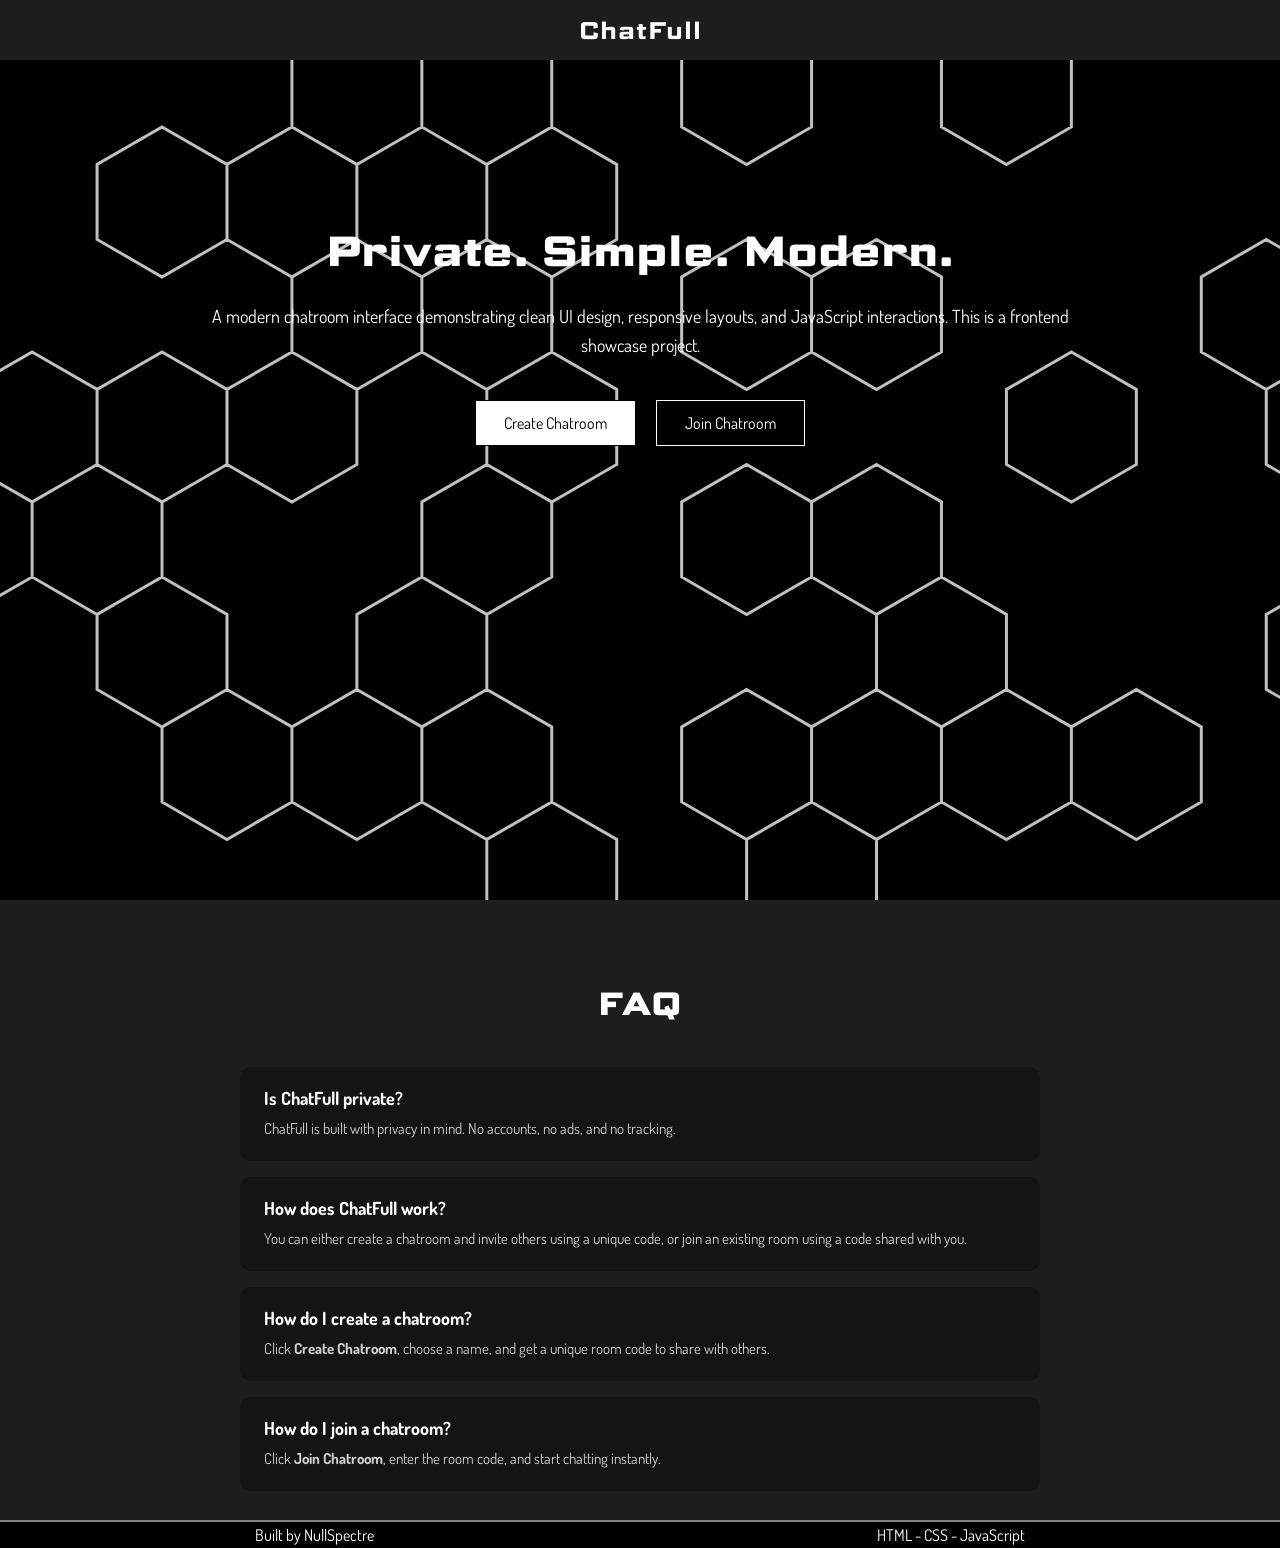
<file: index.html>
<!DOCTYPE html>
<html lang="en">

<head>
  <meta charset="UTF-8" />
  <meta name="viewport" content="width=device-width, initial-scale=1.0" />
  <title>ChatFull — Private Frontend Chat Demo</title>
  <link rel="preconnect" href="https://fonts.googleapis.com">
  <link rel="preconnect" href="https://fonts.gstatic.com" crossorigin>
  <link
    href="https://fonts.googleapis.com/css2?family=Dosis:wght@200..800&family=Science+Gothic:wght@100..900&display=swap"
    rel="stylesheet">
  <link rel="stylesheet" href="style-main.css" />
</head>

<body>
  <header class="header">
    <h2 class="logo">ChatFull</h2>
  </header>
  <section class="wrap">
    <div class="container">
      <h1 class="upper-title">Private. Simple. Modern.</h1>
      <p class="lower-text">
        A modern chatroom interface demonstrating clean UI design,
        responsive layouts, and JavaScript interactions.

        This is a frontend showcase project.
      </p>
      <div class="actions">
        <button onclick="window.location.href='Create.html'" class="btn create">Create Chatroom</button>
        <button onclick="window.location.href='Join.html'" class="btn join">Join Chatroom</button>
      </div>
    </div>
  </section>


  </section>

  <section class="FAQ">
    <div class="faq-container">
      <h2 class="faq-title">FAQ</h2>

      <div class="faq-item">
        <h3>Is ChatFull private?</h3>
        <p>
          ChatFull is built with privacy in mind. No accounts, no ads, and no tracking.
        </p>
      </div>

      <div class="faq-item">
        <h3>How does ChatFull work?</h3>
        <p>
          You can either create a chatroom and invite others using a unique code,
          or join an existing room using a code shared with you.
        </p>
      </div>

      <div class="faq-item">
        <h3>How do I create a chatroom?</h3>
        <p>
          Click <strong>Create Chatroom</strong>, choose a name, and get a unique room
          code to share with others.
        </p>
      </div>

      <div class="faq-item">
        <h3>How do I join a chatroom?</h3>
        <p>
          Click <strong>Join Chatroom</strong>, enter the room code, and start chatting
          instantly.
        </p>
      </div>
    </div>
  </section>
  <footer>

    <p>Built by NullSpectre</p>

    <p>HTML - CSS - JavaScript</p>

  </footer>
</body>

</html>
</file>
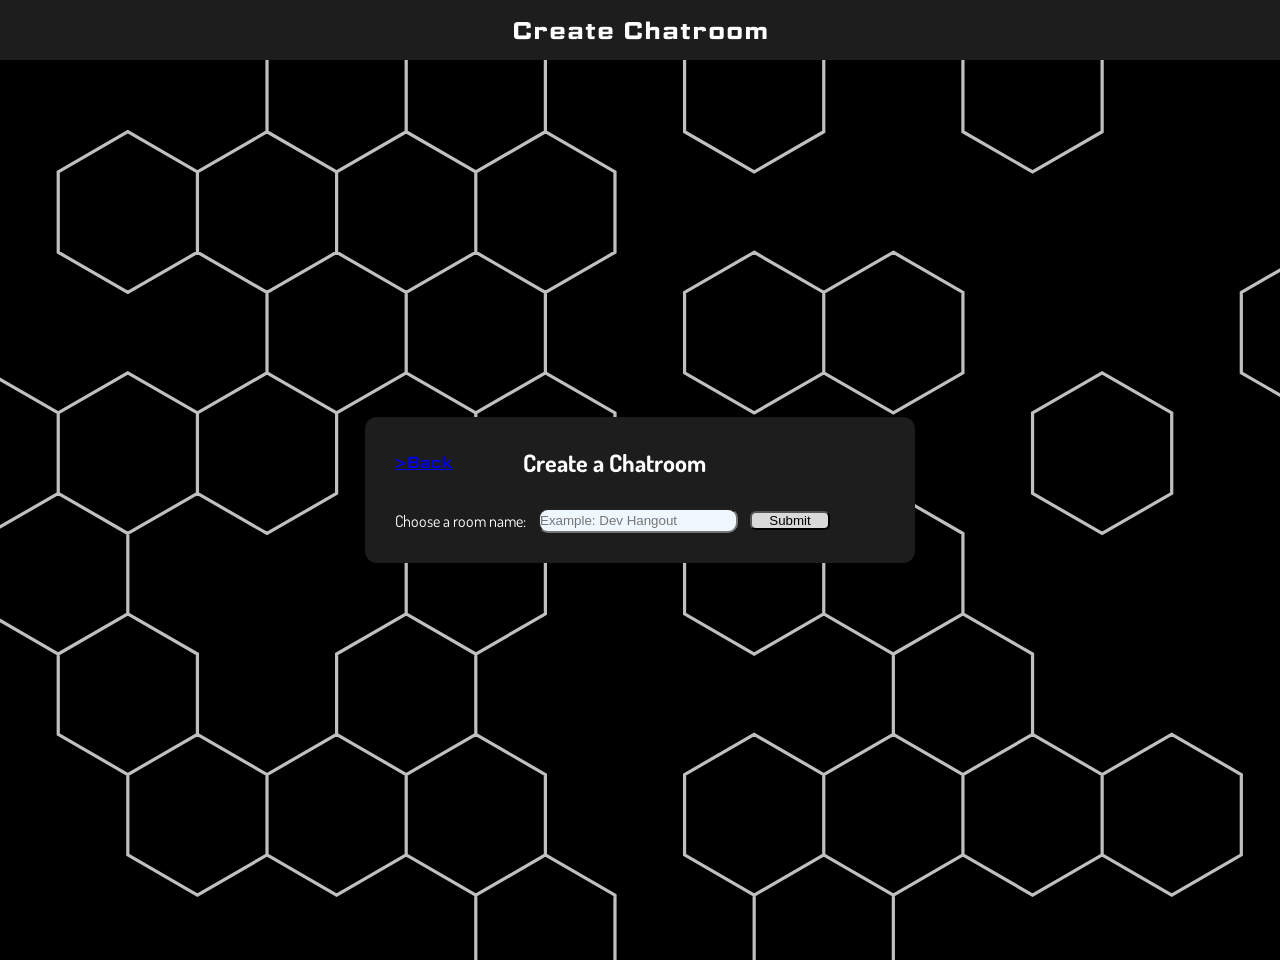
<file: Create.html>
<!DOCTYPE html>
<html lang="en">
<head>
    <meta charset="UTF-8">
    <meta name="viewport" content="width=device-width, initial-scale=1.0">
    <title>Create Chatroom</title>
    <link rel="preconnect" href="https://fonts.googleapis.com">
    <link rel="preconnect" href="https://fonts.gstatic.com" crossorigin>
    <link href="https://fonts.googleapis.com/css2?family=Dosis:wght@200..800&family=Science+Gothic:wght@100..900&display=swap" rel="stylesheet">
    <link rel="stylesheet" href="style-create-join.css" />
</head>
<body>
    <header class="header">
        <h2 class="logo">Create Chatroom</h2>
    </header>
    <section class="wrap">
    <div class="container">
        <div class="Create-box">
            <div class="upper-box">
            <a href="index.html" class="back">>Back</a>
            <h1>Create a Chatroom</h1>
            </div>
            <div class="middle-box">
            <p>Choose a room name: </p><input type="text" id="room-name" placeholder="Example: Dev Hangout"><button id="sumbit-input-rn">Submit</button>
            </div>
        </div>
    </div>
    </section>
    <script src="script-create.js" defer></script>
</body>

</html>
</file>
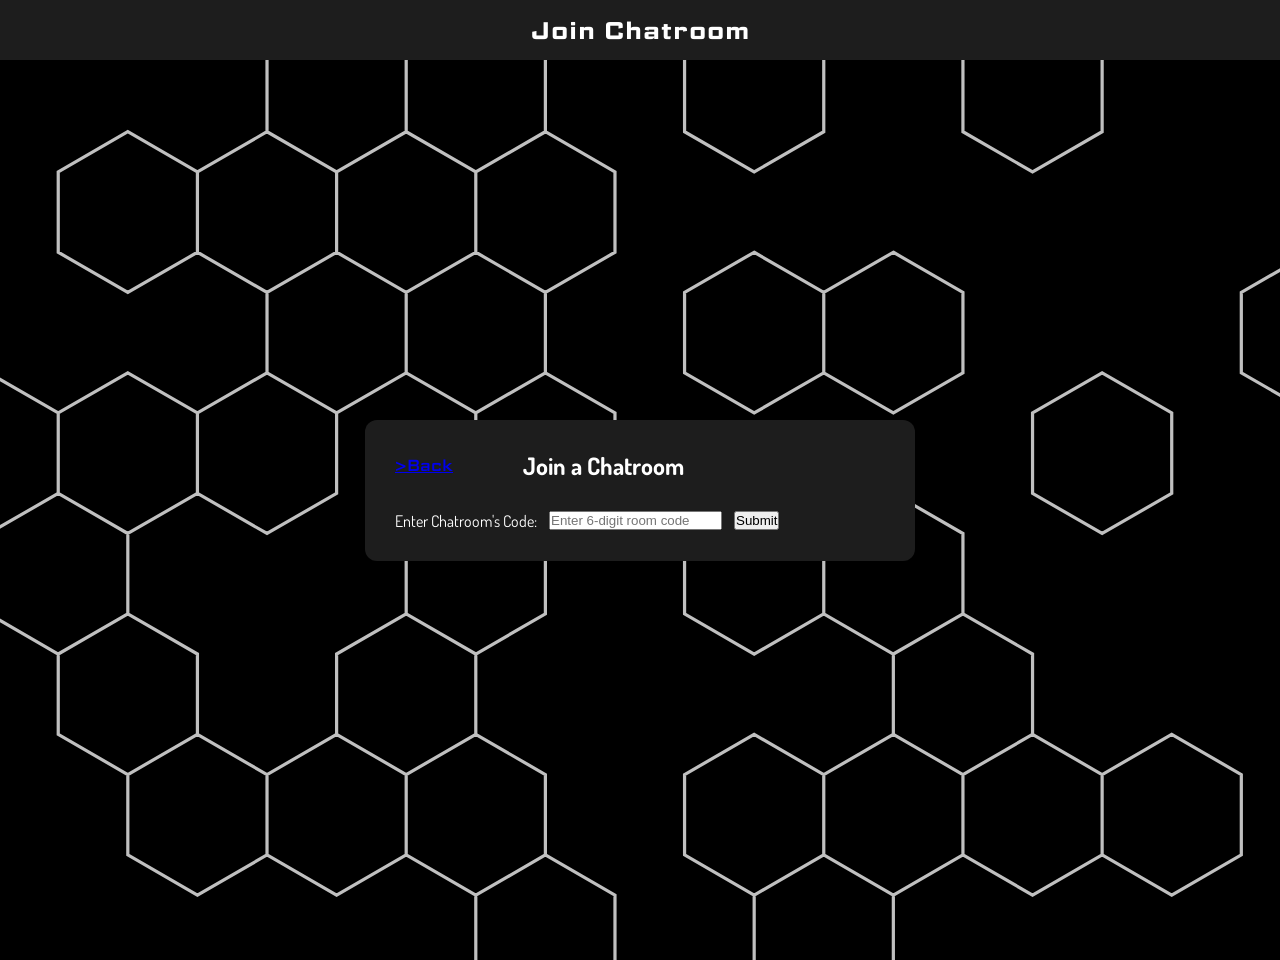
<file: Join.html>
<!DOCTYPE html>
<html lang="en">
<head>
    <meta charset="UTF-8">
    <meta name="viewport" content="width=device-width, initial-scale=1.0">
    <title>Join Chatroom</title>
    <link rel="preconnect" href="https://fonts.googleapis.com">
    <link rel="preconnect" href="https://fonts.gstatic.com" crossorigin>
    <link href="https://fonts.googleapis.com/css2?family=Dosis:wght@200..800&family=Science+Gothic:wght@100..900&display=swap" rel="stylesheet">
    <link rel="stylesheet" href="style-create-join.css" />
</head>
<body>
    <header class="header">
        <h2 class="logo">Join Chatroom</h2>
    </header>
    <section class="wrap">
    <div class="container">
        <div class="Create-box">
            <div class="upper-box">
            <a href="index.html" class="back">>Back</a>
            <h1>Join a Chatroom</h1>
            </div>
            <div class="middle-box">
            <p>Enter Chatroom's Code: </p><input type="text" id="room-code" placeholder="Enter 6-digit room code"><button id="sumbit-input-rc">Submit</button>
            </div>
        </div>
    </div>
    </section>
    <script src="script-join.js" defer></script>
</body>

</html>
</file>
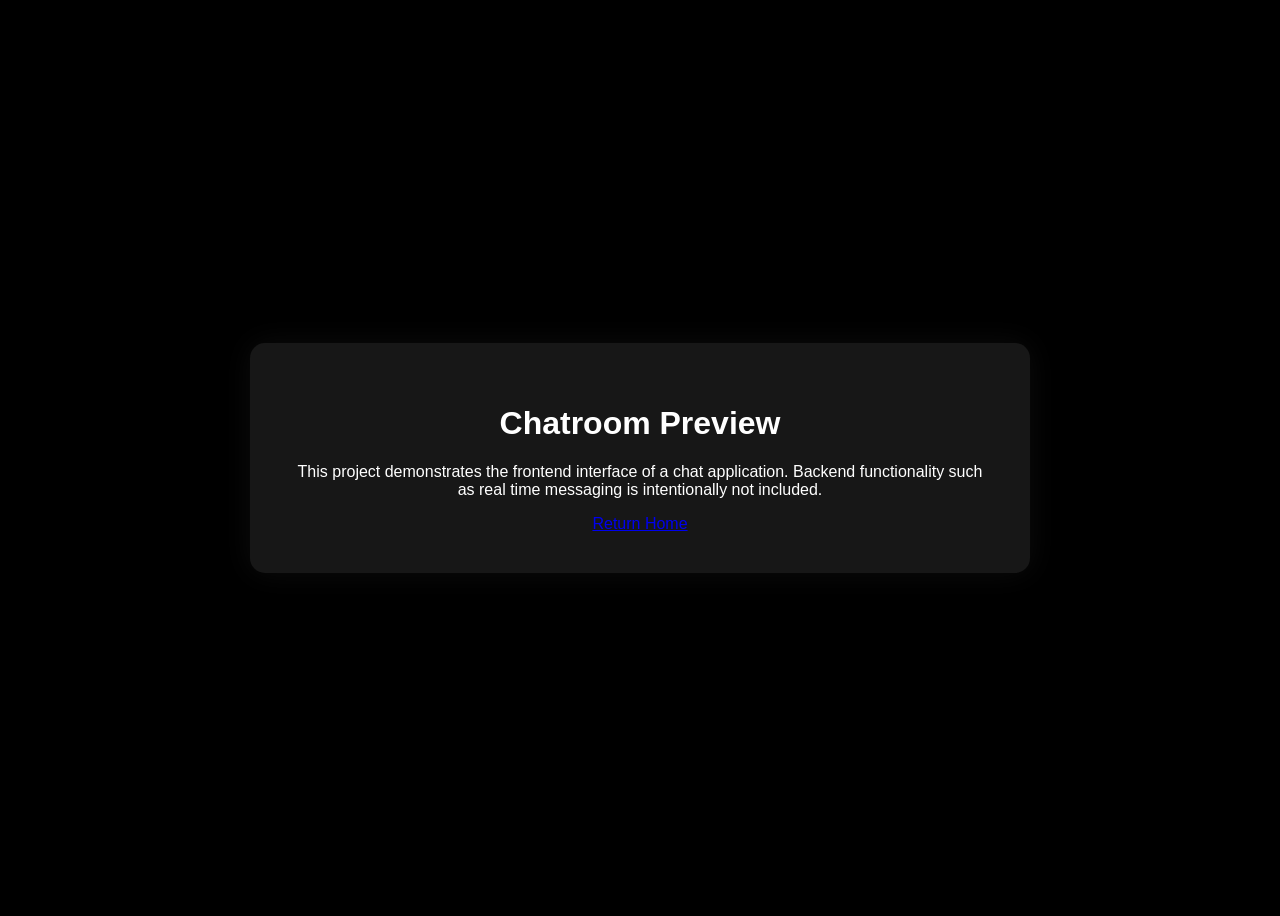
<file: room.html>
<!DOCTYPE html>
<html lang="en">

<head>
    <meta charset="UTF-8">
    <meta name="viewport" content="width=device-width, initial-scale=1.0">
    <title>Room Demo</title>
    <style>
        body {
            background-color: black;
            color: white;
            font-family: "Dosis", sans-serif;
            display: flex;
            justify-content: center;
            align-items: center;
            height: 100vh;
            text-align: center;
        }

        .demo-box {

            max-width: 700px;
            padding: 40px;
            border-radius: 15px;
            background: #171717;
            box-shadow: 0 0 30px rgba(255, 255, 255, .05);
        }

        @media (max-width:768px) {

            .demo-box {
                width: 90%;
                padding: 25px;
            }

            .demo-box h1 {
                font-size: 2rem;
            }

        }
    </style>
</head>

<body>
    <div class="demo-box">
        <h1>Chatroom Preview</h1>

        <p>
            This project demonstrates the frontend interface
            of a chat application.

            Backend functionality such as real time messaging
            is intentionally not included.
        </p>

        <a href="index.html">
            Return Home
        </a>
    </div>
</body>

</html>
</file>
<file: style-main.css>
* {
  margin: 0;
  padding: 0;
  box-sizing: border-box;
}
body {
  background-color: rgb(0, 0, 0);
  color: white;
  font-family: "Dosis", sans-serif;
}
.header {
  width: 100%;
  height: 60px;
  background-color: rgb(29, 29, 29);
  display: flex;
  align-items: center;
  justify-content: center;
}
.logo {
  font-family: "Science Gothic", sans-serif;
  font-weight: 600;
  letter-spacing: 1px;
}

.container {
  max-width: 900px;
  margin: 100px auto 0 auto;
  padding: 0 20px;
  text-align: center;
  margin-bottom: 50px;
}
.upper-title {
  font-family: "Science Gothic", sans-serif;
  font-size: 42px;
  margin-bottom: 20px;
}
.lower-text {
  font-size: 18px;
  color: #ffffff;
  line-height: 1.6;
  margin-bottom: 40px;
}

.actions {
  display: flex;
  justify-content: center;
  gap: 20px;
}

.btn {
  font-family: "Dosis", sans-serif;
  padding: 12px 28px;
  font-size: 16px;
  border: none;
  cursor: pointer;
  transition: all 0.4s ease;
}

.create {
  background-color: white;
  color: black;
  border: 1px solid rgb(0, 0, 0);
}

.join {
  background-color: black;
  color: white;
  border: 1px solid rgb(255, 255, 255);
}

.btn:hover {
  transform: translateY(-6px);
  opacity: 0.8;
  border-radius:8px;
  font-weight:600;
  box-shadow:0 8px 20px rgba(0,0,0,.35);
}


.FAQ {
    width: 100%;
    height: 400px;
    background-color: rgb(29, 29, 29);
}
.wrap {
  min-height: calc(100vh - 60px);
  background-image: url("data:image/svg+xml,%3csvg xmlns='http://www.w3.org/2000/svg' version='1.1' xmlns:xlink='http://www.w3.org/1999/xlink' xmlns:svgjs='http://svgjs.dev/svgjs' width='1440' height='560' preserveAspectRatio='none' viewBox='0 0 1440 560'%3e%3cg mask='url(%26quot%3b%23SvgjsMask1008%26quot%3b)' fill='none'%3e%3cpath d='M30.92 15.82L46.51 24.82L46.51 42.82L30.92 51.82L15.33 42.82L15.33 24.82zM15.33 96.82L30.92 105.82L30.92 123.82L15.33 132.82L-0.26 123.82L-0.26 105.82zM30.92 123.82L46.51 132.82L46.51 150.82L30.92 159.82L15.33 150.82L15.33 132.82zM15.33 150.82L30.92 159.82L30.92 177.82L15.33 186.82L-0.26 177.82L-0.26 159.82zM15.33 204.82L30.92 213.82L30.92 231.82L15.33 240.82L-0.26 231.82L-0.26 213.82zM30.92 285.82L46.51 294.82L46.51 312.82L30.92 321.82L15.33 312.82L15.33 294.82zM15.33 366.82L30.92 375.82L30.92 393.82L15.33 402.82L-0.26 393.82L-0.26 375.82zM46.51 -11.18L62.1 -2.18L62.1 15.82L46.51 24.82L30.92 15.82L30.92 -2.18zM62.1 123.82L77.69 132.82L77.69 150.82L62.1 159.82L46.51 150.82L46.51 132.82zM62.1 231.82L77.69 240.82L77.69 258.82L62.1 267.82L46.51 258.82L46.51 240.82zM46.51 312.82L62.1 321.82L62.1 339.82L46.51 348.82L30.92 339.82L30.92 321.82zM62.1 339.82L77.69 348.82L77.69 366.82L62.1 375.82L46.51 366.82L46.51 348.82zM46.51 366.82L62.1 375.82L62.1 393.82L46.51 402.82L30.92 393.82L30.92 375.82zM46.51 420.82L62.1 429.82L62.1 447.82L46.51 456.82L30.92 447.82L30.92 429.82zM77.69 42.82L93.27 51.82L93.27 69.82L77.69 78.82L62.1 69.82L62.1 51.82zM93.27 69.82L108.86 78.82L108.86 96.82L93.27 105.82L77.69 96.82L77.69 78.82zM77.69 96.82L93.27 105.82L93.27 123.82L77.69 132.82L62.1 123.82L62.1 105.82zM93.27 555.82L108.86 564.82L108.86 582.82L93.27 591.82L77.69 582.82L77.69 564.82zM108.86 204.82L124.45 213.82L124.45 231.82L108.86 240.82L93.27 231.82L93.27 213.82zM108.86 258.82L124.45 267.82L124.45 285.82L108.86 294.82L93.27 285.82L93.27 267.82zM124.45 285.82L140.04 294.82L140.04 312.82L124.45 321.82L108.86 312.82L108.86 294.82zM124.45 339.82L140.04 348.82L140.04 366.82L124.45 375.82L108.86 366.82L108.86 348.82zM124.45 393.82L140.04 402.82L140.04 420.82L124.45 429.82L108.86 420.82L108.86 402.82zM108.86 420.82L124.45 429.82L124.45 447.82L108.86 456.82L93.27 447.82L93.27 429.82zM124.45 555.82L140.04 564.82L140.04 582.82L124.45 591.82L108.86 582.82L108.86 564.82zM140.04 42.82L155.63 51.82L155.63 69.82L140.04 78.82L124.45 69.82L124.45 51.82zM155.63 123.82L171.22 132.82L171.22 150.82L155.63 159.82L140.04 150.82L140.04 132.82zM155.63 177.82L171.22 186.82L171.22 204.82L155.63 213.82L140.04 204.82L140.04 186.82zM155.63 501.82L171.22 510.82L171.22 528.82L155.63 537.82L140.04 528.82L140.04 510.82zM171.22 -11.18L186.81 -2.18L186.81 15.82L171.22 24.82L155.63 15.82L155.63 -2.18zM171.22 42.82L186.81 51.82L186.81 69.82L171.22 78.82L155.63 69.82L155.63 51.82zM186.81 69.82L202.4 78.82L202.4 96.82L186.81 105.82L171.22 96.82L171.22 78.82zM186.81 339.82L202.4 348.82L202.4 366.82L186.81 375.82L171.22 366.82L171.22 348.82zM171.22 366.82L186.81 375.82L186.81 393.82L171.22 402.82L155.63 393.82L155.63 375.82zM171.22 474.82L186.81 483.82L186.81 501.82L171.22 510.82L155.63 501.82L155.63 483.82zM186.81 501.82L202.4 510.82L202.4 528.82L186.81 537.82L171.22 528.82L171.22 510.82zM171.22 528.82L186.81 537.82L186.81 555.82L171.22 564.82L155.63 555.82L155.63 537.82zM217.99 15.82L233.57 24.82L233.57 42.82L217.99 51.82L202.4 42.82L202.4 24.82zM202.4 150.82L217.99 159.82L217.99 177.82L202.4 186.82L186.81 177.82L186.81 159.82zM217.99 177.82L233.57 186.82L233.57 204.82L217.99 213.82L202.4 204.82L202.4 186.82zM217.99 285.82L233.57 294.82L233.57 312.82L217.99 321.82L202.4 312.82L202.4 294.82zM217.99 393.82L233.57 402.82L233.57 420.82L217.99 429.82L202.4 420.82L202.4 402.82zM217.99 501.82L233.57 510.82L233.57 528.82L217.99 537.82L202.4 528.82L202.4 510.82zM233.57 150.82L249.16 159.82L249.16 177.82L233.57 186.82L217.99 177.82L217.99 159.82zM233.57 312.82L249.16 321.82L249.16 339.82L233.57 348.82L217.99 339.82L217.99 321.82zM233.57 366.82L249.16 375.82L249.16 393.82L233.57 402.82L217.99 393.82L217.99 375.82zM233.57 528.82L249.16 537.82L249.16 555.82L233.57 564.82L217.99 555.82L217.99 537.82zM249.16 555.82L264.75 564.82L264.75 582.82L249.16 591.82L233.57 582.82L233.57 564.82zM264.75 96.82L280.34 105.82L280.34 123.82L264.75 132.82L249.16 123.82L249.16 105.82zM280.34 285.82L295.93 294.82L295.93 312.82L280.34 321.82L264.75 312.82L264.75 294.82zM280.34 393.82L295.93 402.82L295.93 420.82L280.34 429.82L264.75 420.82L264.75 402.82zM264.75 474.82L280.34 483.82L280.34 501.82L264.75 510.82L249.16 501.82L249.16 483.82zM311.52 15.82L327.11 24.82L327.11 42.82L311.52 51.82L295.93 42.82L295.93 24.82zM295.93 96.82L311.52 105.82L311.52 123.82L295.93 132.82L280.34 123.82L280.34 105.82zM295.93 204.82L311.52 213.82L311.52 231.82L295.93 240.82L280.34 231.82L280.34 213.82zM311.52 231.82L327.11 240.82L327.11 258.82L311.52 267.82L295.93 258.82L295.93 240.82zM295.93 474.82L311.52 483.82L311.52 501.82L295.93 510.82L280.34 501.82L280.34 483.82zM311.52 555.82L327.11 564.82L327.11 582.82L311.52 591.82L295.93 582.82L295.93 564.82zM327.11 -11.18L342.7 -2.18L342.7 15.82L327.11 24.82L311.52 15.82L311.52 -2.18zM342.7 123.82L358.29 132.82L358.29 150.82L342.7 159.82L327.11 150.82L327.11 132.82zM342.7 177.82L358.29 186.82L358.29 204.82L342.7 213.82L327.11 204.82L327.11 186.82zM342.7 285.82L358.29 294.82L358.29 312.82L342.7 321.82L327.11 312.82L327.11 294.82zM327.11 366.82L342.7 375.82L342.7 393.82L327.11 402.82L311.52 393.82L311.52 375.82zM342.7 393.82L358.29 402.82L358.29 420.82L342.7 429.82L327.11 420.82L327.11 402.82zM342.7 555.82L358.29 564.82L358.29 582.82L342.7 591.82L327.11 582.82L327.11 564.82zM358.29 42.82L373.87 51.82L373.87 69.82L358.29 78.82L342.7 69.82L342.7 51.82zM358.29 150.82L373.87 159.82L373.87 177.82L358.29 186.82L342.7 177.82L342.7 159.82zM373.87 393.82L389.46 402.82L389.46 420.82L373.87 429.82L358.29 420.82L358.29 402.82zM373.87 447.82L389.46 456.82L389.46 474.82L373.87 483.82L358.29 474.82L358.29 456.82zM358.29 474.82L373.87 483.82L373.87 501.82L358.29 510.82L342.7 501.82L342.7 483.82zM405.05 15.82L420.64 24.82L420.64 42.82L405.05 51.82L389.46 42.82L389.46 24.82zM405.05 123.82L420.64 132.82L420.64 150.82L405.05 159.82L389.46 150.82L389.46 132.82zM389.46 204.82L405.05 213.82L405.05 231.82L389.46 240.82L373.87 231.82L373.87 213.82zM389.46 258.82L405.05 267.82L405.05 285.82L389.46 294.82L373.87 285.82L373.87 267.82zM389.46 420.82L405.05 429.82L405.05 447.82L389.46 456.82L373.87 447.82L373.87 429.82zM420.64 -11.18L436.23 -2.18L436.23 15.82L420.64 24.82L405.05 15.82L405.05 -2.18zM436.23 15.82L451.82 24.82L451.82 42.82L436.23 51.82L420.64 42.82L420.64 24.82zM420.64 96.82L436.23 105.82L436.23 123.82L420.64 132.82L405.05 123.82L405.05 105.82zM420.64 204.82L436.23 213.82L436.23 231.82L420.64 240.82L405.05 231.82L405.05 213.82zM420.64 312.82L436.23 321.82L436.23 339.82L420.64 348.82L405.05 339.82L405.05 321.82zM436.23 339.82L451.82 348.82L451.82 366.82L436.23 375.82L420.64 366.82L420.64 348.82zM467.41 69.82L483 78.82L483 96.82L467.41 105.82L451.82 96.82L451.82 78.82zM451.82 204.82L467.41 213.82L467.41 231.82L451.82 240.82L436.23 231.82L436.23 213.82zM467.41 231.82L483 240.82L483 258.82L467.41 267.82L451.82 258.82L451.82 240.82zM467.41 285.82L483 294.82L483 312.82L467.41 321.82L451.82 312.82L451.82 294.82zM451.82 528.82L467.41 537.82L467.41 555.82L451.82 564.82L436.23 555.82L436.23 537.82zM483 -11.18L498.59 -2.18L498.59 15.82L483 24.82L467.41 15.82L467.41 -2.18zM498.59 15.82L514.17 24.82L514.17 42.82L498.59 51.82L483 42.82L483 24.82zM483 96.82L498.59 105.82L498.59 123.82L483 132.82L467.41 123.82L467.41 105.82zM483 150.82L498.59 159.82L498.59 177.82L483 186.82L467.41 177.82L467.41 159.82zM498.59 177.82L514.17 186.82L514.17 204.82L498.59 213.82L483 204.82L483 186.82zM483 204.82L498.59 213.82L498.59 231.82L483 240.82L467.41 231.82L467.41 213.82zM498.59 285.82L514.17 294.82L514.17 312.82L498.59 321.82L483 312.82L483 294.82zM483 366.82L498.59 375.82L498.59 393.82L483 402.82L467.41 393.82L467.41 375.82zM514.17 96.82L529.76 105.82L529.76 123.82L514.17 132.82L498.59 123.82L498.59 105.82zM529.76 285.82L545.35 294.82L545.35 312.82L529.76 321.82L514.17 312.82L514.17 294.82zM514.17 420.82L529.76 429.82L529.76 447.82L514.17 456.82L498.59 447.82L498.59 429.82zM514.17 474.82L529.76 483.82L529.76 501.82L514.17 510.82L498.59 501.82L498.59 483.82zM529.76 555.82L545.35 564.82L545.35 582.82L529.76 591.82L514.17 582.82L514.17 564.82zM545.35 -11.18L560.94 -2.18L560.94 15.82L545.35 24.82L529.76 15.82L529.76 -2.18zM545.35 42.82L560.94 51.82L560.94 69.82L545.35 78.82L529.76 69.82L529.76 51.82zM560.94 177.82L576.53 186.82L576.53 204.82L560.94 213.82L545.35 204.82L545.35 186.82zM545.35 258.82L560.94 267.82L560.94 285.82L545.35 294.82L529.76 285.82L529.76 267.82zM560.94 285.82L576.53 294.82L576.53 312.82L560.94 321.82L545.35 312.82L545.35 294.82zM545.35 312.82L560.94 321.82L560.94 339.82L545.35 348.82L529.76 339.82L529.76 321.82zM560.94 447.82L576.53 456.82L576.53 474.82L560.94 483.82L545.35 474.82L545.35 456.82zM545.35 474.82L560.94 483.82L560.94 501.82L545.35 510.82L529.76 501.82L529.76 483.82zM560.94 501.82L576.53 510.82L576.53 528.82L560.94 537.82L545.35 528.82L545.35 510.82zM545.35 528.82L560.94 537.82L560.94 555.82L545.35 564.82L529.76 555.82L529.76 537.82zM560.94 555.82L576.53 564.82L576.53 582.82L560.94 591.82L545.35 582.82L545.35 564.82zM576.53 -11.18L592.12 -2.18L592.12 15.82L576.53 24.82L560.94 15.82L560.94 -2.18zM592.12 15.82L607.71 24.82L607.71 42.82L592.12 51.82L576.53 42.82L576.53 24.82zM592.12 69.82L607.71 78.82L607.71 96.82L592.12 105.82L576.53 96.82L576.53 78.82zM576.53 96.82L592.12 105.82L592.12 123.82L576.53 132.82L560.94 123.82L560.94 105.82zM576.53 150.82L592.12 159.82L592.12 177.82L576.53 186.82L560.94 177.82L560.94 159.82zM592.12 177.82L607.71 186.82L607.71 204.82L592.12 213.82L576.53 204.82L576.53 186.82zM576.53 204.82L592.12 213.82L592.12 231.82L576.53 240.82L560.94 231.82L560.94 213.82zM576.53 312.82L592.12 321.82L592.12 339.82L576.53 348.82L560.94 339.82L560.94 321.82zM592.12 393.82L607.71 402.82L607.71 420.82L592.12 429.82L576.53 420.82L576.53 402.82zM592.12 447.82L607.71 456.82L607.71 474.82L592.12 483.82L576.53 474.82L576.53 456.82zM592.12 501.82L607.71 510.82L607.71 528.82L592.12 537.82L576.53 528.82L576.53 510.82zM607.71 258.82L623.3 267.82L623.3 285.82L607.71 294.82L592.12 285.82L592.12 267.82zM607.71 312.82L623.3 321.82L623.3 339.82L607.71 348.82L592.12 339.82L592.12 321.82zM623.3 339.82L638.89 348.82L638.89 366.82L623.3 375.82L607.71 366.82L607.71 348.82zM623.3 447.82L638.89 456.82L638.89 474.82L623.3 483.82L607.71 474.82L607.71 456.82zM607.71 474.82L623.3 483.82L623.3 501.82L607.71 510.82L592.12 501.82L592.12 483.82zM623.3 501.82L638.89 510.82L638.89 528.82L623.3 537.82L607.71 528.82L607.71 510.82zM607.71 528.82L623.3 537.82L623.3 555.82L607.71 564.82L592.12 555.82L592.12 537.82zM623.3 555.82L638.89 564.82L638.89 582.82L623.3 591.82L607.71 582.82L607.71 564.82zM654.47 15.82L670.06 24.82L670.06 42.82L654.47 51.82L638.89 42.82L638.89 24.82zM654.47 123.82L670.06 132.82L670.06 150.82L654.47 159.82L638.89 150.82L638.89 132.82zM654.47 231.82L670.06 240.82L670.06 258.82L654.47 267.82L638.89 258.82L638.89 240.82zM638.89 366.82L654.47 375.82L654.47 393.82L638.89 402.82L623.3 393.82L623.3 375.82zM638.89 528.82L654.47 537.82L654.47 555.82L638.89 564.82L623.3 555.82L623.3 537.82zM654.47 555.82L670.06 564.82L670.06 582.82L654.47 591.82L638.89 582.82L638.89 564.82zM670.06 42.82L685.65 51.82L685.65 69.82L670.06 78.82L654.47 69.82L654.47 51.82zM670.06 96.82L685.65 105.82L685.65 123.82L670.06 132.82L654.47 123.82L654.47 105.82zM685.65 231.82L701.24 240.82L701.24 258.82L685.65 267.82L670.06 258.82L670.06 240.82zM685.65 285.82L701.24 294.82L701.24 312.82L685.65 321.82L670.06 312.82L670.06 294.82zM670.06 312.82L685.65 321.82L685.65 339.82L670.06 348.82L654.47 339.82L654.47 321.82zM670.06 366.82L685.65 375.82L685.65 393.82L670.06 402.82L654.47 393.82L654.47 375.82zM670.06 420.82L685.65 429.82L685.65 447.82L670.06 456.82L654.47 447.82L654.47 429.82zM670.06 474.82L685.65 483.82L685.65 501.82L670.06 510.82L654.47 501.82L654.47 483.82zM670.06 528.82L685.65 537.82L685.65 555.82L670.06 564.82L654.47 555.82L654.47 537.82zM701.24 42.82L716.83 51.82L716.83 69.82L701.24 78.82L685.65 69.82L685.65 51.82zM716.83 69.82L732.42 78.82L732.42 96.82L716.83 105.82L701.24 96.82L701.24 78.82zM701.24 96.82L716.83 105.82L716.83 123.82L701.24 132.82L685.65 123.82L685.65 105.82zM716.83 123.82L732.42 132.82L732.42 150.82L716.83 159.82L701.24 150.82L701.24 132.82zM701.24 150.82L716.83 159.82L716.83 177.82L701.24 186.82L685.65 177.82L685.65 159.82zM701.24 366.82L716.83 375.82L716.83 393.82L701.24 402.82L685.65 393.82L685.65 375.82zM701.24 420.82L716.83 429.82L716.83 447.82L701.24 456.82L685.65 447.82L685.65 429.82zM701.24 474.82L716.83 483.82L716.83 501.82L701.24 510.82L685.65 501.82L685.65 483.82zM732.42 -11.18L748.01 -2.18L748.01 15.82L732.42 24.82L716.83 15.82L716.83 -2.18zM732.42 96.82L748.01 105.82L748.01 123.82L732.42 132.82L716.83 123.82L716.83 105.82zM748.01 285.82L763.6 294.82L763.6 312.82L748.01 321.82L732.42 312.82L732.42 294.82zM748.01 339.82L763.6 348.82L763.6 366.82L748.01 375.82L732.42 366.82L732.42 348.82zM732.42 474.82L748.01 483.82L748.01 501.82L732.42 510.82L716.83 501.82L716.83 483.82zM748.01 501.82L763.6 510.82L763.6 528.82L748.01 537.82L732.42 528.82L732.42 510.82zM779.19 69.82L794.77 78.82L794.77 96.82L779.19 105.82L763.6 96.82L763.6 78.82zM779.19 123.82L794.77 132.82L794.77 150.82L779.19 159.82L763.6 150.82L763.6 132.82zM763.6 258.82L779.19 267.82L779.19 285.82L763.6 294.82L748.01 285.82L748.01 267.82zM763.6 312.82L779.19 321.82L779.19 339.82L763.6 348.82L748.01 339.82L748.01 321.82zM779.19 339.82L794.77 348.82L794.77 366.82L779.19 375.82L763.6 366.82L763.6 348.82zM779.19 501.82L794.77 510.82L794.77 528.82L779.19 537.82L763.6 528.82L763.6 510.82zM794.77 204.82L810.36 213.82L810.36 231.82L794.77 240.82L779.19 231.82L779.19 213.82zM794.77 258.82L810.36 267.82L810.36 285.82L794.77 294.82L779.19 285.82L779.19 267.82zM794.77 312.82L810.36 321.82L810.36 339.82L794.77 348.82L779.19 339.82L779.19 321.82zM810.36 393.82L825.95 402.82L825.95 420.82L810.36 429.82L794.77 420.82L794.77 402.82zM841.54 15.82L857.13 24.82L857.13 42.82L841.54 51.82L825.95 42.82L825.95 24.82zM825.95 42.82L841.54 51.82L841.54 69.82L825.95 78.82L810.36 69.82L810.36 51.82zM841.54 123.82L857.13 132.82L857.13 150.82L841.54 159.82L825.95 150.82L825.95 132.82zM825.95 150.82L841.54 159.82L841.54 177.82L825.95 186.82L810.36 177.82L810.36 159.82zM825.95 258.82L841.54 267.82L841.54 285.82L825.95 294.82L810.36 285.82L810.36 267.82zM825.95 312.82L841.54 321.82L841.54 339.82L825.95 348.82L810.36 339.82L810.36 321.82zM825.95 420.82L841.54 429.82L841.54 447.82L825.95 456.82L810.36 447.82L810.36 429.82zM841.54 447.82L857.13 456.82L857.13 474.82L841.54 483.82L825.95 474.82L825.95 456.82zM857.13 -11.18L872.72 -2.18L872.72 15.82L857.13 24.82L841.54 15.82L841.54 -2.18zM857.13 42.82L872.72 51.82L872.72 69.82L857.13 78.82L841.54 69.82L841.54 51.82zM872.72 69.82L888.31 78.82L888.31 96.82L872.72 105.82L857.13 96.82L857.13 78.82zM872.72 123.82L888.31 132.82L888.31 150.82L872.72 159.82L857.13 150.82L857.13 132.82zM857.13 150.82L872.72 159.82L872.72 177.82L857.13 186.82L841.54 177.82L841.54 159.82zM872.72 231.82L888.31 240.82L888.31 258.82L872.72 267.82L857.13 258.82L857.13 240.82zM872.72 447.82L888.31 456.82L888.31 474.82L872.72 483.82L857.13 474.82L857.13 456.82zM857.13 528.82L872.72 537.82L872.72 555.82L857.13 564.82L841.54 555.82L841.54 537.82zM903.9 15.82L919.49 24.82L919.49 42.82L903.9 51.82L888.31 42.82L888.31 24.82zM903.9 69.82L919.49 78.82L919.49 96.82L903.9 105.82L888.31 96.82L888.31 78.82zM888.31 204.82L903.9 213.82L903.9 231.82L888.31 240.82L872.72 231.82L872.72 213.82zM903.9 285.82L919.49 294.82L919.49 312.82L903.9 321.82L888.31 312.82L888.31 294.82zM888.31 312.82L903.9 321.82L903.9 339.82L888.31 348.82L872.72 339.82L872.72 321.82zM903.9 393.82L919.49 402.82L919.49 420.82L903.9 429.82L888.31 420.82L888.31 402.82zM903.9 447.82L919.49 456.82L919.49 474.82L903.9 483.82L888.31 474.82L888.31 456.82zM888.31 474.82L903.9 483.82L903.9 501.82L888.31 510.82L872.72 501.82L872.72 483.82zM935.08 69.82L950.66 78.82L950.66 96.82L935.08 105.82L919.49 96.82L919.49 78.82zM935.08 123.82L950.66 132.82L950.66 150.82L935.08 159.82L919.49 150.82L919.49 132.82zM935.08 177.82L950.66 186.82L950.66 204.82L935.08 213.82L919.49 204.82L919.49 186.82zM935.08 285.82L950.66 294.82L950.66 312.82L935.08 321.82L919.49 312.82L919.49 294.82zM935.08 339.82L950.66 348.82L950.66 366.82L935.08 375.82L919.49 366.82L919.49 348.82zM919.49 420.82L935.08 429.82L935.08 447.82L919.49 456.82L903.9 447.82L903.9 429.82zM919.49 474.82L935.08 483.82L935.08 501.82L919.49 510.82L903.9 501.82L903.9 483.82zM935.08 555.82L950.66 564.82L950.66 582.82L935.08 591.82L919.49 582.82L919.49 564.82zM966.25 501.82L981.84 510.82L981.84 528.82L966.25 537.82L950.66 528.82L950.66 510.82zM981.84 150.82L997.43 159.82L997.43 177.82L981.84 186.82L966.25 177.82L966.25 159.82zM997.43 177.82L1013.02 186.82L1013.02 204.82L997.43 213.82L981.84 204.82L981.84 186.82zM997.43 285.82L1013.02 294.82L1013.02 312.82L997.43 321.82L981.84 312.82L981.84 294.82zM997.43 393.82L1013.02 402.82L1013.02 420.82L997.43 429.82L981.84 420.82L981.84 402.82zM981.84 420.82L997.43 429.82L997.43 447.82L981.84 456.82L966.25 447.82L966.25 429.82zM981.84 474.82L997.43 483.82L997.43 501.82L981.84 510.82L966.25 501.82L966.25 483.82zM1013.02 42.82L1028.61 51.82L1028.61 69.82L1013.02 78.82L997.43 69.82L997.43 51.82zM1013.02 96.82L1028.61 105.82L1028.61 123.82L1013.02 132.82L997.43 123.82L997.43 105.82zM1028.61 123.82L1044.2 132.82L1044.2 150.82L1028.61 159.82L1013.02 150.82L1013.02 132.82zM1028.61 177.82L1044.2 186.82L1044.2 204.82L1028.61 213.82L1013.02 204.82L1013.02 186.82zM1013.02 258.82L1028.61 267.82L1028.61 285.82L1013.02 294.82L997.43 285.82L997.43 267.82zM1028.61 285.82L1044.2 294.82L1044.2 312.82L1028.61 321.82L1013.02 312.82L1013.02 294.82zM1013.02 312.82L1028.61 321.82L1028.61 339.82L1013.02 348.82L997.43 339.82L997.43 321.82zM1028.61 339.82L1044.2 348.82L1044.2 366.82L1028.61 375.82L1013.02 366.82L1013.02 348.82zM1028.61 447.82L1044.2 456.82L1044.2 474.82L1028.61 483.82L1013.02 474.82L1013.02 456.82zM1013.02 528.82L1028.61 537.82L1028.61 555.82L1013.02 564.82L997.43 555.82L997.43 537.82zM1044.2 -11.18L1059.79 -2.18L1059.79 15.82L1044.2 24.82L1028.61 15.82L1028.61 -2.18zM1059.79 15.82L1075.38 24.82L1075.38 42.82L1059.79 51.82L1044.2 42.82L1044.2 24.82zM1059.79 177.82L1075.38 186.82L1075.38 204.82L1059.79 213.82L1044.2 204.82L1044.2 186.82zM1044.2 204.82L1059.79 213.82L1059.79 231.82L1044.2 240.82L1028.61 231.82L1028.61 213.82zM1059.79 231.82L1075.38 240.82L1075.38 258.82L1059.79 267.82L1044.2 258.82L1044.2 240.82zM1044.2 312.82L1059.79 321.82L1059.79 339.82L1044.2 348.82L1028.61 339.82L1028.61 321.82zM1044.2 366.82L1059.79 375.82L1059.79 393.82L1044.2 402.82L1028.61 393.82L1028.61 375.82zM1044.2 420.82L1059.79 429.82L1059.79 447.82L1044.2 456.82L1028.61 447.82L1028.61 429.82zM1059.79 447.82L1075.38 456.82L1075.38 474.82L1059.79 483.82L1044.2 474.82L1044.2 456.82zM1090.96 123.82L1106.55 132.82L1106.55 150.82L1090.96 159.82L1075.38 150.82L1075.38 132.82zM1075.38 204.82L1090.96 213.82L1090.96 231.82L1075.38 240.82L1059.79 231.82L1059.79 213.82zM1075.38 312.82L1090.96 321.82L1090.96 339.82L1075.38 348.82L1059.79 339.82L1059.79 321.82zM1075.38 366.82L1090.96 375.82L1090.96 393.82L1075.38 402.82L1059.79 393.82L1059.79 375.82zM1075.38 474.82L1090.96 483.82L1090.96 501.82L1075.38 510.82L1059.79 501.82L1059.79 483.82zM1106.55 42.82L1122.14 51.82L1122.14 69.82L1106.55 78.82L1090.96 69.82L1090.96 51.82zM1106.55 150.82L1122.14 159.82L1122.14 177.82L1106.55 186.82L1090.96 177.82L1090.96 159.82zM1106.55 258.82L1122.14 267.82L1122.14 285.82L1106.55 294.82L1090.96 285.82L1090.96 267.82zM1106.55 366.82L1122.14 375.82L1122.14 393.82L1106.55 402.82L1090.96 393.82L1090.96 375.82zM1106.55 420.82L1122.14 429.82L1122.14 447.82L1106.55 456.82L1090.96 447.82L1090.96 429.82zM1122.14 501.82L1137.73 510.82L1137.73 528.82L1122.14 537.82L1106.55 528.82L1106.55 510.82zM1153.32 15.82L1168.91 24.82L1168.91 42.82L1153.32 51.82L1137.73 42.82L1137.73 24.82zM1137.73 42.82L1153.32 51.82L1153.32 69.82L1137.73 78.82L1122.14 69.82L1122.14 51.82zM1153.32 69.82L1168.91 78.82L1168.91 96.82L1153.32 105.82L1137.73 96.82L1137.73 78.82zM1137.73 204.82L1153.32 213.82L1153.32 231.82L1137.73 240.82L1122.14 231.82L1122.14 213.82zM1153.32 285.82L1168.91 294.82L1168.91 312.82L1153.32 321.82L1137.73 312.82L1137.73 294.82zM1153.32 339.82L1168.91 348.82L1168.91 366.82L1153.32 375.82L1137.73 366.82L1137.73 348.82zM1137.73 420.82L1153.32 429.82L1153.32 447.82L1137.73 456.82L1122.14 447.82L1122.14 429.82zM1153.32 501.82L1168.91 510.82L1168.91 528.82L1153.32 537.82L1137.73 528.82L1137.73 510.82zM1137.73 528.82L1153.32 537.82L1153.32 555.82L1137.73 564.82L1122.14 555.82L1122.14 537.82zM1168.91 -11.18L1184.5 -2.18L1184.5 15.82L1168.91 24.82L1153.32 15.82L1153.32 -2.18zM1168.91 96.82L1184.5 105.82L1184.5 123.82L1168.91 132.82L1153.32 123.82L1153.32 105.82zM1168.91 204.82L1184.5 213.82L1184.5 231.82L1168.91 240.82L1153.32 231.82L1153.32 213.82zM1168.91 420.82L1184.5 429.82L1184.5 447.82L1168.91 456.82L1153.32 447.82L1153.32 429.82zM1168.91 474.82L1184.5 483.82L1184.5 501.82L1168.91 510.82L1153.32 501.82L1153.32 483.82zM1184.5 501.82L1200.09 510.82L1200.09 528.82L1184.5 537.82L1168.91 528.82L1168.91 510.82zM1200.09 -11.18L1215.68 -2.18L1215.68 15.82L1200.09 24.82L1184.5 15.82L1184.5 -2.18zM1215.68 69.82L1231.26 78.82L1231.26 96.82L1215.68 105.82L1200.09 96.82L1200.09 78.82zM1200.09 150.82L1215.68 159.82L1215.68 177.82L1200.09 186.82L1184.5 177.82L1184.5 159.82zM1200.09 258.82L1215.68 267.82L1215.68 285.82L1200.09 294.82L1184.5 285.82L1184.5 267.82zM1200.09 366.82L1215.68 375.82L1215.68 393.82L1200.09 402.82L1184.5 393.82L1184.5 375.82zM1231.26 42.82L1246.85 51.82L1246.85 69.82L1231.26 78.82L1215.68 69.82L1215.68 51.82zM1246.85 231.82L1262.44 240.82L1262.44 258.82L1246.85 267.82L1231.26 258.82L1231.26 240.82zM1231.26 258.82L1246.85 267.82L1246.85 285.82L1231.26 294.82L1215.68 285.82L1215.68 267.82zM1246.85 285.82L1262.44 294.82L1262.44 312.82L1246.85 321.82L1231.26 312.82L1231.26 294.82zM1231.26 474.82L1246.85 483.82L1246.85 501.82L1231.26 510.82L1215.68 501.82L1215.68 483.82zM1246.85 555.82L1262.44 564.82L1262.44 582.82L1246.85 591.82L1231.26 582.82L1231.26 564.82zM1262.44 -11.18L1278.03 -2.18L1278.03 15.82L1262.44 24.82L1246.85 15.82L1246.85 -2.18zM1278.03 69.82L1293.62 78.82L1293.62 96.82L1278.03 105.82L1262.44 96.82L1262.44 78.82zM1262.44 204.82L1278.03 213.82L1278.03 231.82L1262.44 240.82L1246.85 231.82L1246.85 213.82zM1262.44 366.82L1278.03 375.82L1278.03 393.82L1262.44 402.82L1246.85 393.82L1246.85 375.82zM1262.44 528.82L1278.03 537.82L1278.03 555.82L1262.44 564.82L1246.85 555.82L1246.85 537.82zM1293.62 -11.18L1309.21 -2.18L1309.21 15.82L1293.62 24.82L1278.03 15.82L1278.03 -2.18zM1309.21 123.82L1324.8 132.82L1324.8 150.82L1309.21 159.82L1293.62 150.82L1293.62 132.82zM1293.62 150.82L1309.21 159.82L1309.21 177.82L1293.62 186.82L1278.03 177.82L1278.03 159.82zM1309.21 339.82L1324.8 348.82L1324.8 366.82L1309.21 375.82L1293.62 366.82L1293.62 348.82zM1309.21 393.82L1324.8 402.82L1324.8 420.82L1309.21 429.82L1293.62 420.82L1293.62 402.82zM1293.62 474.82L1309.21 483.82L1309.21 501.82L1293.62 510.82L1278.03 501.82L1278.03 483.82zM1293.62 528.82L1309.21 537.82L1309.21 555.82L1293.62 564.82L1278.03 555.82L1278.03 537.82zM1309.21 555.82L1324.8 564.82L1324.8 582.82L1309.21 591.82L1293.62 582.82L1293.62 564.82zM1324.8 -11.18L1340.39 -2.18L1340.39 15.82L1324.8 24.82L1309.21 15.82L1309.21 -2.18zM1324.8 42.82L1340.39 51.82L1340.39 69.82L1324.8 78.82L1309.21 69.82L1309.21 51.82zM1340.39 123.82L1355.98 132.82L1355.98 150.82L1340.39 159.82L1324.8 150.82L1324.8 132.82zM1340.39 177.82L1355.98 186.82L1355.98 204.82L1340.39 213.82L1324.8 204.82L1324.8 186.82zM1324.8 204.82L1340.39 213.82L1340.39 231.82L1324.8 240.82L1309.21 231.82L1309.21 213.82zM1340.39 231.82L1355.98 240.82L1355.98 258.82L1340.39 267.82L1324.8 258.82L1324.8 240.82zM1324.8 312.82L1340.39 321.82L1340.39 339.82L1324.8 348.82L1309.21 339.82L1309.21 321.82zM1340.39 339.82L1355.98 348.82L1355.98 366.82L1340.39 375.82L1324.8 366.82L1324.8 348.82zM1340.39 447.82L1355.98 456.82L1355.98 474.82L1340.39 483.82L1324.8 474.82L1324.8 456.82zM1340.39 501.82L1355.98 510.82L1355.98 528.82L1340.39 537.82L1324.8 528.82L1324.8 510.82zM1340.39 555.82L1355.98 564.82L1355.98 582.82L1340.39 591.82L1324.8 582.82L1324.8 564.82zM1371.56 123.82L1387.15 132.82L1387.15 150.82L1371.56 159.82L1355.98 150.82L1355.98 132.82zM1355.98 204.82L1371.56 213.82L1371.56 231.82L1355.98 240.82L1340.39 231.82L1340.39 213.82zM1371.56 285.82L1387.15 294.82L1387.15 312.82L1371.56 321.82L1355.98 312.82L1355.98 294.82zM1371.56 393.82L1387.15 402.82L1387.15 420.82L1371.56 429.82L1355.98 420.82L1355.98 402.82zM1371.56 501.82L1387.15 510.82L1387.15 528.82L1371.56 537.82L1355.98 528.82L1355.98 510.82zM1387.15 204.82L1402.74 213.82L1402.74 231.82L1387.15 240.82L1371.56 231.82L1371.56 213.82zM1387.15 312.82L1402.74 321.82L1402.74 339.82L1387.15 348.82L1371.56 339.82L1371.56 321.82zM1402.74 339.82L1418.33 348.82L1418.33 366.82L1402.74 375.82L1387.15 366.82L1387.15 348.82zM1402.74 555.82L1418.33 564.82L1418.33 582.82L1402.74 591.82L1387.15 582.82L1387.15 564.82zM1418.33 -11.18L1433.92 -2.18L1433.92 15.82L1418.33 24.82L1402.74 15.82L1402.74 -2.18zM1433.92 177.82L1449.51 186.82L1449.51 204.82L1433.92 213.82L1418.33 204.82L1418.33 186.82zM1418.33 204.82L1433.92 213.82L1433.92 231.82L1418.33 240.82L1402.74 231.82L1402.74 213.82zM1433.92 339.82L1449.51 348.82L1449.51 366.82L1433.92 375.82L1418.33 366.82L1418.33 348.82zM1418.33 366.82L1433.92 375.82L1433.92 393.82L1418.33 402.82L1402.74 393.82L1402.74 375.82zM1449.51 -11.18L1465.1 -2.18L1465.1 15.82L1449.51 24.82L1433.92 15.82L1433.92 -2.18zM1449.51 96.82L1465.1 105.82L1465.1 123.82L1449.51 132.82L1433.92 123.82L1433.92 105.82zM1449.51 204.82L1465.1 213.82L1465.1 231.82L1449.51 240.82L1433.92 231.82L1433.92 213.82zM1465.1 285.82L1480.69 294.82L1480.69 312.82L1465.1 321.82L1449.51 312.82L1449.51 294.82zM1465.1 339.82L1480.69 348.82L1480.69 366.82L1465.1 375.82L1449.51 366.82L1449.51 348.82zM1449.51 420.82L1465.1 429.82L1465.1 447.82L1449.51 456.82L1433.92 447.82L1433.92 429.82zM1465.1 555.82L1480.69 564.82L1480.69 582.82L1465.1 591.82L1449.51 582.82L1449.51 564.82z' stroke='rgba(0%2c 0%2c 0%2c 0)' stroke-width='2'%3e%3c/path%3e%3cpath d='M27.92 15.82 a3 3 0 1 0 6 0 a3 3 0 1 0 -6 0zM43.51 24.82 a3 3 0 1 0 6 0 a3 3 0 1 0 -6 0zM43.51 42.82 a3 3 0 1 0 6 0 a3 3 0 1 0 -6 0zM27.92 51.82 a3 3 0 1 0 6 0 a3 3 0 1 0 -6 0zM12.33 42.82 a3 3 0 1 0 6 0 a3 3 0 1 0 -6 0zM12.33 24.82 a3 3 0 1 0 6 0 a3 3 0 1 0 -6 0zM12.33 96.82 a3 3 0 1 0 6 0 a3 3 0 1 0 -6 0zM27.92 105.82 a3 3 0 1 0 6 0 a3 3 0 1 0 -6 0zM27.92 123.82 a3 3 0 1 0 6 0 a3 3 0 1 0 -6 0zM12.33 132.82 a3 3 0 1 0 6 0 a3 3 0 1 0 -6 0zM-3.26 123.82 a3 3 0 1 0 6 0 a3 3 0 1 0 -6 0zM-3.26 105.82 a3 3 0 1 0 6 0 a3 3 0 1 0 -6 0zM43.51 132.82 a3 3 0 1 0 6 0 a3 3 0 1 0 -6 0zM43.51 150.82 a3 3 0 1 0 6 0 a3 3 0 1 0 -6 0zM27.92 159.82 a3 3 0 1 0 6 0 a3 3 0 1 0 -6 0zM12.33 150.82 a3 3 0 1 0 6 0 a3 3 0 1 0 -6 0zM27.92 177.82 a3 3 0 1 0 6 0 a3 3 0 1 0 -6 0zM12.33 186.82 a3 3 0 1 0 6 0 a3 3 0 1 0 -6 0zM-3.26 177.82 a3 3 0 1 0 6 0 a3 3 0 1 0 -6 0zM-3.26 159.82 a3 3 0 1 0 6 0 a3 3 0 1 0 -6 0zM12.33 204.82 a3 3 0 1 0 6 0 a3 3 0 1 0 -6 0zM27.92 213.82 a3 3 0 1 0 6 0 a3 3 0 1 0 -6 0zM27.92 231.82 a3 3 0 1 0 6 0 a3 3 0 1 0 -6 0zM12.33 240.82 a3 3 0 1 0 6 0 a3 3 0 1 0 -6 0zM-3.26 231.82 a3 3 0 1 0 6 0 a3 3 0 1 0 -6 0zM-3.26 213.82 a3 3 0 1 0 6 0 a3 3 0 1 0 -6 0zM27.92 285.82 a3 3 0 1 0 6 0 a3 3 0 1 0 -6 0zM43.51 294.82 a3 3 0 1 0 6 0 a3 3 0 1 0 -6 0zM43.51 312.82 a3 3 0 1 0 6 0 a3 3 0 1 0 -6 0zM27.92 321.82 a3 3 0 1 0 6 0 a3 3 0 1 0 -6 0zM12.33 312.82 a3 3 0 1 0 6 0 a3 3 0 1 0 -6 0zM12.33 294.82 a3 3 0 1 0 6 0 a3 3 0 1 0 -6 0zM12.33 366.82 a3 3 0 1 0 6 0 a3 3 0 1 0 -6 0zM27.92 375.82 a3 3 0 1 0 6 0 a3 3 0 1 0 -6 0zM27.92 393.82 a3 3 0 1 0 6 0 a3 3 0 1 0 -6 0zM12.33 402.82 a3 3 0 1 0 6 0 a3 3 0 1 0 -6 0zM-3.26 393.82 a3 3 0 1 0 6 0 a3 3 0 1 0 -6 0zM-3.26 375.82 a3 3 0 1 0 6 0 a3 3 0 1 0 -6 0zM43.51 -11.18 a3 3 0 1 0 6 0 a3 3 0 1 0 -6 0zM59.1 -2.18 a3 3 0 1 0 6 0 a3 3 0 1 0 -6 0zM59.1 15.82 a3 3 0 1 0 6 0 a3 3 0 1 0 -6 0zM27.92 -2.18 a3 3 0 1 0 6 0 a3 3 0 1 0 -6 0zM59.1 123.82 a3 3 0 1 0 6 0 a3 3 0 1 0 -6 0zM74.69 132.82 a3 3 0 1 0 6 0 a3 3 0 1 0 -6 0zM74.69 150.82 a3 3 0 1 0 6 0 a3 3 0 1 0 -6 0zM59.1 159.82 a3 3 0 1 0 6 0 a3 3 0 1 0 -6 0zM59.1 231.82 a3 3 0 1 0 6 0 a3 3 0 1 0 -6 0zM74.69 240.82 a3 3 0 1 0 6 0 a3 3 0 1 0 -6 0zM74.69 258.82 a3 3 0 1 0 6 0 a3 3 0 1 0 -6 0zM59.1 267.82 a3 3 0 1 0 6 0 a3 3 0 1 0 -6 0zM43.51 258.82 a3 3 0 1 0 6 0 a3 3 0 1 0 -6 0zM43.51 240.82 a3 3 0 1 0 6 0 a3 3 0 1 0 -6 0zM59.1 321.82 a3 3 0 1 0 6 0 a3 3 0 1 0 -6 0zM59.1 339.82 a3 3 0 1 0 6 0 a3 3 0 1 0 -6 0zM43.51 348.82 a3 3 0 1 0 6 0 a3 3 0 1 0 -6 0zM27.92 339.82 a3 3 0 1 0 6 0 a3 3 0 1 0 -6 0zM74.69 348.82 a3 3 0 1 0 6 0 a3 3 0 1 0 -6 0zM74.69 366.82 a3 3 0 1 0 6 0 a3 3 0 1 0 -6 0zM59.1 375.82 a3 3 0 1 0 6 0 a3 3 0 1 0 -6 0zM43.51 366.82 a3 3 0 1 0 6 0 a3 3 0 1 0 -6 0zM59.1 393.82 a3 3 0 1 0 6 0 a3 3 0 1 0 -6 0zM43.51 402.82 a3 3 0 1 0 6 0 a3 3 0 1 0 -6 0zM43.51 420.82 a3 3 0 1 0 6 0 a3 3 0 1 0 -6 0zM59.1 429.82 a3 3 0 1 0 6 0 a3 3 0 1 0 -6 0zM59.1 447.82 a3 3 0 1 0 6 0 a3 3 0 1 0 -6 0zM43.51 456.82 a3 3 0 1 0 6 0 a3 3 0 1 0 -6 0zM27.92 447.82 a3 3 0 1 0 6 0 a3 3 0 1 0 -6 0zM27.92 429.82 a3 3 0 1 0 6 0 a3 3 0 1 0 -6 0zM74.69 42.82 a3 3 0 1 0 6 0 a3 3 0 1 0 -6 0zM90.27 51.82 a3 3 0 1 0 6 0 a3 3 0 1 0 -6 0zM90.27 69.82 a3 3 0 1 0 6 0 a3 3 0 1 0 -6 0zM74.69 78.82 a3 3 0 1 0 6 0 a3 3 0 1 0 -6 0zM59.1 69.82 a3 3 0 1 0 6 0 a3 3 0 1 0 -6 0zM59.1 51.82 a3 3 0 1 0 6 0 a3 3 0 1 0 -6 0zM105.86 78.82 a3 3 0 1 0 6 0 a3 3 0 1 0 -6 0zM105.86 96.82 a3 3 0 1 0 6 0 a3 3 0 1 0 -6 0zM90.27 105.82 a3 3 0 1 0 6 0 a3 3 0 1 0 -6 0zM74.69 96.82 a3 3 0 1 0 6 0 a3 3 0 1 0 -6 0zM90.27 123.82 a3 3 0 1 0 6 0 a3 3 0 1 0 -6 0zM59.1 105.82 a3 3 0 1 0 6 0 a3 3 0 1 0 -6 0zM90.27 555.82 a3 3 0 1 0 6 0 a3 3 0 1 0 -6 0zM105.86 564.82 a3 3 0 1 0 6 0 a3 3 0 1 0 -6 0zM105.86 582.82 a3 3 0 1 0 6 0 a3 3 0 1 0 -6 0zM90.27 591.82 a3 3 0 1 0 6 0 a3 3 0 1 0 -6 0zM74.69 582.82 a3 3 0 1 0 6 0 a3 3 0 1 0 -6 0zM74.69 564.82 a3 3 0 1 0 6 0 a3 3 0 1 0 -6 0zM105.86 204.82 a3 3 0 1 0 6 0 a3 3 0 1 0 -6 0zM121.45 213.82 a3 3 0 1 0 6 0 a3 3 0 1 0 -6 0zM121.45 231.82 a3 3 0 1 0 6 0 a3 3 0 1 0 -6 0zM105.86 240.82 a3 3 0 1 0 6 0 a3 3 0 1 0 -6 0zM90.27 231.82 a3 3 0 1 0 6 0 a3 3 0 1 0 -6 0zM90.27 213.82 a3 3 0 1 0 6 0 a3 3 0 1 0 -6 0zM105.86 258.82 a3 3 0 1 0 6 0 a3 3 0 1 0 -6 0zM121.45 267.82 a3 3 0 1 0 6 0 a3 3 0 1 0 -6 0zM121.45 285.82 a3 3 0 1 0 6 0 a3 3 0 1 0 -6 0zM105.86 294.82 a3 3 0 1 0 6 0 a3 3 0 1 0 -6 0zM90.27 285.82 a3 3 0 1 0 6 0 a3 3 0 1 0 -6 0zM90.27 267.82 a3 3 0 1 0 6 0 a3 3 0 1 0 -6 0zM137.04 294.82 a3 3 0 1 0 6 0 a3 3 0 1 0 -6 0zM137.04 312.82 a3 3 0 1 0 6 0 a3 3 0 1 0 -6 0zM121.45 321.82 a3 3 0 1 0 6 0 a3 3 0 1 0 -6 0zM105.86 312.82 a3 3 0 1 0 6 0 a3 3 0 1 0 -6 0zM121.45 339.82 a3 3 0 1 0 6 0 a3 3 0 1 0 -6 0zM137.04 348.82 a3 3 0 1 0 6 0 a3 3 0 1 0 -6 0zM137.04 366.82 a3 3 0 1 0 6 0 a3 3 0 1 0 -6 0zM121.45 375.82 a3 3 0 1 0 6 0 a3 3 0 1 0 -6 0zM105.86 366.82 a3 3 0 1 0 6 0 a3 3 0 1 0 -6 0zM105.86 348.82 a3 3 0 1 0 6 0 a3 3 0 1 0 -6 0zM121.45 393.82 a3 3 0 1 0 6 0 a3 3 0 1 0 -6 0zM137.04 402.82 a3 3 0 1 0 6 0 a3 3 0 1 0 -6 0zM137.04 420.82 a3 3 0 1 0 6 0 a3 3 0 1 0 -6 0zM121.45 429.82 a3 3 0 1 0 6 0 a3 3 0 1 0 -6 0zM105.86 420.82 a3 3 0 1 0 6 0 a3 3 0 1 0 -6 0zM105.86 402.82 a3 3 0 1 0 6 0 a3 3 0 1 0 -6 0zM121.45 447.82 a3 3 0 1 0 6 0 a3 3 0 1 0 -6 0zM105.86 456.82 a3 3 0 1 0 6 0 a3 3 0 1 0 -6 0zM90.27 447.82 a3 3 0 1 0 6 0 a3 3 0 1 0 -6 0zM90.27 429.82 a3 3 0 1 0 6 0 a3 3 0 1 0 -6 0zM121.45 555.82 a3 3 0 1 0 6 0 a3 3 0 1 0 -6 0zM137.04 564.82 a3 3 0 1 0 6 0 a3 3 0 1 0 -6 0zM137.04 582.82 a3 3 0 1 0 6 0 a3 3 0 1 0 -6 0zM121.45 591.82 a3 3 0 1 0 6 0 a3 3 0 1 0 -6 0zM137.04 42.82 a3 3 0 1 0 6 0 a3 3 0 1 0 -6 0zM152.63 51.82 a3 3 0 1 0 6 0 a3 3 0 1 0 -6 0zM152.63 69.82 a3 3 0 1 0 6 0 a3 3 0 1 0 -6 0zM137.04 78.82 a3 3 0 1 0 6 0 a3 3 0 1 0 -6 0zM121.45 69.82 a3 3 0 1 0 6 0 a3 3 0 1 0 -6 0zM121.45 51.82 a3 3 0 1 0 6 0 a3 3 0 1 0 -6 0zM152.63 123.82 a3 3 0 1 0 6 0 a3 3 0 1 0 -6 0zM168.22 132.82 a3 3 0 1 0 6 0 a3 3 0 1 0 -6 0zM168.22 150.82 a3 3 0 1 0 6 0 a3 3 0 1 0 -6 0zM152.63 159.82 a3 3 0 1 0 6 0 a3 3 0 1 0 -6 0zM137.04 150.82 a3 3 0 1 0 6 0 a3 3 0 1 0 -6 0zM137.04 132.82 a3 3 0 1 0 6 0 a3 3 0 1 0 -6 0zM152.63 177.82 a3 3 0 1 0 6 0 a3 3 0 1 0 -6 0zM168.22 186.82 a3 3 0 1 0 6 0 a3 3 0 1 0 -6 0zM168.22 204.82 a3 3 0 1 0 6 0 a3 3 0 1 0 -6 0zM152.63 213.82 a3 3 0 1 0 6 0 a3 3 0 1 0 -6 0zM137.04 204.82 a3 3 0 1 0 6 0 a3 3 0 1 0 -6 0zM137.04 186.82 a3 3 0 1 0 6 0 a3 3 0 1 0 -6 0zM152.63 501.82 a3 3 0 1 0 6 0 a3 3 0 1 0 -6 0zM168.22 510.82 a3 3 0 1 0 6 0 a3 3 0 1 0 -6 0zM168.22 528.82 a3 3 0 1 0 6 0 a3 3 0 1 0 -6 0zM152.63 537.82 a3 3 0 1 0 6 0 a3 3 0 1 0 -6 0zM137.04 528.82 a3 3 0 1 0 6 0 a3 3 0 1 0 -6 0zM137.04 510.82 a3 3 0 1 0 6 0 a3 3 0 1 0 -6 0zM168.22 -11.18 a3 3 0 1 0 6 0 a3 3 0 1 0 -6 0zM183.81 -2.18 a3 3 0 1 0 6 0 a3 3 0 1 0 -6 0zM183.81 15.82 a3 3 0 1 0 6 0 a3 3 0 1 0 -6 0zM168.22 24.82 a3 3 0 1 0 6 0 a3 3 0 1 0 -6 0zM152.63 15.82 a3 3 0 1 0 6 0 a3 3 0 1 0 -6 0zM152.63 -2.18 a3 3 0 1 0 6 0 a3 3 0 1 0 -6 0zM168.22 42.82 a3 3 0 1 0 6 0 a3 3 0 1 0 -6 0zM183.81 51.82 a3 3 0 1 0 6 0 a3 3 0 1 0 -6 0zM183.81 69.82 a3 3 0 1 0 6 0 a3 3 0 1 0 -6 0zM168.22 78.82 a3 3 0 1 0 6 0 a3 3 0 1 0 -6 0zM199.4 78.82 a3 3 0 1 0 6 0 a3 3 0 1 0 -6 0zM199.4 96.82 a3 3 0 1 0 6 0 a3 3 0 1 0 -6 0zM183.81 105.82 a3 3 0 1 0 6 0 a3 3 0 1 0 -6 0zM168.22 96.82 a3 3 0 1 0 6 0 a3 3 0 1 0 -6 0zM183.81 339.82 a3 3 0 1 0 6 0 a3 3 0 1 0 -6 0zM199.4 348.82 a3 3 0 1 0 6 0 a3 3 0 1 0 -6 0zM199.4 366.82 a3 3 0 1 0 6 0 a3 3 0 1 0 -6 0zM183.81 375.82 a3 3 0 1 0 6 0 a3 3 0 1 0 -6 0zM168.22 366.82 a3 3 0 1 0 6 0 a3 3 0 1 0 -6 0zM168.22 348.82 a3 3 0 1 0 6 0 a3 3 0 1 0 -6 0zM183.81 393.82 a3 3 0 1 0 6 0 a3 3 0 1 0 -6 0zM168.22 402.82 a3 3 0 1 0 6 0 a3 3 0 1 0 -6 0zM152.63 393.82 a3 3 0 1 0 6 0 a3 3 0 1 0 -6 0zM152.63 375.82 a3 3 0 1 0 6 0 a3 3 0 1 0 -6 0zM168.22 474.82 a3 3 0 1 0 6 0 a3 3 0 1 0 -6 0zM183.81 483.82 a3 3 0 1 0 6 0 a3 3 0 1 0 -6 0zM183.81 501.82 a3 3 0 1 0 6 0 a3 3 0 1 0 -6 0zM152.63 483.82 a3 3 0 1 0 6 0 a3 3 0 1 0 -6 0zM199.4 510.82 a3 3 0 1 0 6 0 a3 3 0 1 0 -6 0zM199.4 528.82 a3 3 0 1 0 6 0 a3 3 0 1 0 -6 0zM183.81 537.82 a3 3 0 1 0 6 0 a3 3 0 1 0 -6 0zM183.81 555.82 a3 3 0 1 0 6 0 a3 3 0 1 0 -6 0zM168.22 564.82 a3 3 0 1 0 6 0 a3 3 0 1 0 -6 0zM152.63 555.82 a3 3 0 1 0 6 0 a3 3 0 1 0 -6 0zM214.99 15.82 a3 3 0 1 0 6 0 a3 3 0 1 0 -6 0zM230.57 24.82 a3 3 0 1 0 6 0 a3 3 0 1 0 -6 0zM230.57 42.82 a3 3 0 1 0 6 0 a3 3 0 1 0 -6 0zM214.99 51.82 a3 3 0 1 0 6 0 a3 3 0 1 0 -6 0zM199.4 42.82 a3 3 0 1 0 6 0 a3 3 0 1 0 -6 0zM199.4 24.82 a3 3 0 1 0 6 0 a3 3 0 1 0 -6 0zM199.4 150.82 a3 3 0 1 0 6 0 a3 3 0 1 0 -6 0zM214.99 159.82 a3 3 0 1 0 6 0 a3 3 0 1 0 -6 0zM214.99 177.82 a3 3 0 1 0 6 0 a3 3 0 1 0 -6 0zM199.4 186.82 a3 3 0 1 0 6 0 a3 3 0 1 0 -6 0zM183.81 177.82 a3 3 0 1 0 6 0 a3 3 0 1 0 -6 0zM183.81 159.82 a3 3 0 1 0 6 0 a3 3 0 1 0 -6 0zM230.57 186.82 a3 3 0 1 0 6 0 a3 3 0 1 0 -6 0zM230.57 204.82 a3 3 0 1 0 6 0 a3 3 0 1 0 -6 0zM214.99 213.82 a3 3 0 1 0 6 0 a3 3 0 1 0 -6 0zM199.4 204.82 a3 3 0 1 0 6 0 a3 3 0 1 0 -6 0zM214.99 285.82 a3 3 0 1 0 6 0 a3 3 0 1 0 -6 0zM230.57 294.82 a3 3 0 1 0 6 0 a3 3 0 1 0 -6 0zM230.57 312.82 a3 3 0 1 0 6 0 a3 3 0 1 0 -6 0zM214.99 321.82 a3 3 0 1 0 6 0 a3 3 0 1 0 -6 0zM199.4 312.82 a3 3 0 1 0 6 0 a3 3 0 1 0 -6 0zM199.4 294.82 a3 3 0 1 0 6 0 a3 3 0 1 0 -6 0zM214.99 393.82 a3 3 0 1 0 6 0 a3 3 0 1 0 -6 0zM230.57 402.82 a3 3 0 1 0 6 0 a3 3 0 1 0 -6 0zM230.57 420.82 a3 3 0 1 0 6 0 a3 3 0 1 0 -6 0zM214.99 429.82 a3 3 0 1 0 6 0 a3 3 0 1 0 -6 0zM199.4 420.82 a3 3 0 1 0 6 0 a3 3 0 1 0 -6 0zM199.4 402.82 a3 3 0 1 0 6 0 a3 3 0 1 0 -6 0zM214.99 501.82 a3 3 0 1 0 6 0 a3 3 0 1 0 -6 0zM230.57 510.82 a3 3 0 1 0 6 0 a3 3 0 1 0 -6 0zM230.57 528.82 a3 3 0 1 0 6 0 a3 3 0 1 0 -6 0zM214.99 537.82 a3 3 0 1 0 6 0 a3 3 0 1 0 -6 0zM230.57 150.82 a3 3 0 1 0 6 0 a3 3 0 1 0 -6 0zM246.16 159.82 a3 3 0 1 0 6 0 a3 3 0 1 0 -6 0zM246.16 177.82 a3 3 0 1 0 6 0 a3 3 0 1 0 -6 0zM246.16 321.82 a3 3 0 1 0 6 0 a3 3 0 1 0 -6 0zM246.16 339.82 a3 3 0 1 0 6 0 a3 3 0 1 0 -6 0zM230.57 348.82 a3 3 0 1 0 6 0 a3 3 0 1 0 -6 0zM214.99 339.82 a3 3 0 1 0 6 0 a3 3 0 1 0 -6 0zM230.57 366.82 a3 3 0 1 0 6 0 a3 3 0 1 0 -6 0zM246.16 375.82 a3 3 0 1 0 6 0 a3 3 0 1 0 -6 0zM246.16 393.82 a3 3 0 1 0 6 0 a3 3 0 1 0 -6 0zM214.99 375.82 a3 3 0 1 0 6 0 a3 3 0 1 0 -6 0zM246.16 537.82 a3 3 0 1 0 6 0 a3 3 0 1 0 -6 0zM246.16 555.82 a3 3 0 1 0 6 0 a3 3 0 1 0 -6 0zM230.57 564.82 a3 3 0 1 0 6 0 a3 3 0 1 0 -6 0zM214.99 555.82 a3 3 0 1 0 6 0 a3 3 0 1 0 -6 0zM261.75 564.82 a3 3 0 1 0 6 0 a3 3 0 1 0 -6 0zM261.75 582.82 a3 3 0 1 0 6 0 a3 3 0 1 0 -6 0zM246.16 591.82 a3 3 0 1 0 6 0 a3 3 0 1 0 -6 0zM230.57 582.82 a3 3 0 1 0 6 0 a3 3 0 1 0 -6 0zM261.75 96.82 a3 3 0 1 0 6 0 a3 3 0 1 0 -6 0zM277.34 105.82 a3 3 0 1 0 6 0 a3 3 0 1 0 -6 0zM277.34 123.82 a3 3 0 1 0 6 0 a3 3 0 1 0 -6 0zM261.75 132.82 a3 3 0 1 0 6 0 a3 3 0 1 0 -6 0zM246.16 123.82 a3 3 0 1 0 6 0 a3 3 0 1 0 -6 0zM246.16 105.82 a3 3 0 1 0 6 0 a3 3 0 1 0 -6 0zM277.34 285.82 a3 3 0 1 0 6 0 a3 3 0 1 0 -6 0zM292.93 294.82 a3 3 0 1 0 6 0 a3 3 0 1 0 -6 0zM292.93 312.82 a3 3 0 1 0 6 0 a3 3 0 1 0 -6 0zM277.34 321.82 a3 3 0 1 0 6 0 a3 3 0 1 0 -6 0zM261.75 312.82 a3 3 0 1 0 6 0 a3 3 0 1 0 -6 0zM261.75 294.82 a3 3 0 1 0 6 0 a3 3 0 1 0 -6 0zM277.34 393.82 a3 3 0 1 0 6 0 a3 3 0 1 0 -6 0zM292.93 402.82 a3 3 0 1 0 6 0 a3 3 0 1 0 -6 0zM292.93 420.82 a3 3 0 1 0 6 0 a3 3 0 1 0 -6 0zM277.34 429.82 a3 3 0 1 0 6 0 a3 3 0 1 0 -6 0zM261.75 420.82 a3 3 0 1 0 6 0 a3 3 0 1 0 -6 0zM261.75 402.82 a3 3 0 1 0 6 0 a3 3 0 1 0 -6 0zM261.75 474.82 a3 3 0 1 0 6 0 a3 3 0 1 0 -6 0zM277.34 483.82 a3 3 0 1 0 6 0 a3 3 0 1 0 -6 0zM277.34 501.82 a3 3 0 1 0 6 0 a3 3 0 1 0 -6 0zM261.75 510.82 a3 3 0 1 0 6 0 a3 3 0 1 0 -6 0zM246.16 501.82 a3 3 0 1 0 6 0 a3 3 0 1 0 -6 0zM246.16 483.82 a3 3 0 1 0 6 0 a3 3 0 1 0 -6 0zM308.52 15.82 a3 3 0 1 0 6 0 a3 3 0 1 0 -6 0zM324.11 24.82 a3 3 0 1 0 6 0 a3 3 0 1 0 -6 0zM324.11 42.82 a3 3 0 1 0 6 0 a3 3 0 1 0 -6 0zM308.52 51.82 a3 3 0 1 0 6 0 a3 3 0 1 0 -6 0zM292.93 42.82 a3 3 0 1 0 6 0 a3 3 0 1 0 -6 0zM292.93 24.82 a3 3 0 1 0 6 0 a3 3 0 1 0 -6 0zM292.93 96.82 a3 3 0 1 0 6 0 a3 3 0 1 0 -6 0zM308.52 105.82 a3 3 0 1 0 6 0 a3 3 0 1 0 -6 0zM308.52 123.82 a3 3 0 1 0 6 0 a3 3 0 1 0 -6 0zM292.93 132.82 a3 3 0 1 0 6 0 a3 3 0 1 0 -6 0zM292.93 204.82 a3 3 0 1 0 6 0 a3 3 0 1 0 -6 0zM308.52 213.82 a3 3 0 1 0 6 0 a3 3 0 1 0 -6 0zM308.52 231.82 a3 3 0 1 0 6 0 a3 3 0 1 0 -6 0zM292.93 240.82 a3 3 0 1 0 6 0 a3 3 0 1 0 -6 0zM277.34 231.82 a3 3 0 1 0 6 0 a3 3 0 1 0 -6 0zM277.34 213.82 a3 3 0 1 0 6 0 a3 3 0 1 0 -6 0zM324.11 240.82 a3 3 0 1 0 6 0 a3 3 0 1 0 -6 0zM324.11 258.82 a3 3 0 1 0 6 0 a3 3 0 1 0 -6 0zM308.52 267.82 a3 3 0 1 0 6 0 a3 3 0 1 0 -6 0zM292.93 258.82 a3 3 0 1 0 6 0 a3 3 0 1 0 -6 0zM292.93 474.82 a3 3 0 1 0 6 0 a3 3 0 1 0 -6 0zM308.52 483.82 a3 3 0 1 0 6 0 a3 3 0 1 0 -6 0zM308.52 501.82 a3 3 0 1 0 6 0 a3 3 0 1 0 -6 0zM292.93 510.82 a3 3 0 1 0 6 0 a3 3 0 1 0 -6 0zM308.52 555.82 a3 3 0 1 0 6 0 a3 3 0 1 0 -6 0zM324.11 564.82 a3 3 0 1 0 6 0 a3 3 0 1 0 -6 0zM324.11 582.82 a3 3 0 1 0 6 0 a3 3 0 1 0 -6 0zM308.52 591.82 a3 3 0 1 0 6 0 a3 3 0 1 0 -6 0zM292.93 582.82 a3 3 0 1 0 6 0 a3 3 0 1 0 -6 0zM292.93 564.82 a3 3 0 1 0 6 0 a3 3 0 1 0 -6 0zM324.11 -11.18 a3 3 0 1 0 6 0 a3 3 0 1 0 -6 0zM339.7 -2.18 a3 3 0 1 0 6 0 a3 3 0 1 0 -6 0zM339.7 15.82 a3 3 0 1 0 6 0 a3 3 0 1 0 -6 0zM308.52 -2.18 a3 3 0 1 0 6 0 a3 3 0 1 0 -6 0zM339.7 123.82 a3 3 0 1 0 6 0 a3 3 0 1 0 -6 0zM355.29 132.82 a3 3 0 1 0 6 0 a3 3 0 1 0 -6 0zM355.29 150.82 a3 3 0 1 0 6 0 a3 3 0 1 0 -6 0zM339.7 159.82 a3 3 0 1 0 6 0 a3 3 0 1 0 -6 0zM324.11 150.82 a3 3 0 1 0 6 0 a3 3 0 1 0 -6 0zM324.11 132.82 a3 3 0 1 0 6 0 a3 3 0 1 0 -6 0zM339.7 177.82 a3 3 0 1 0 6 0 a3 3 0 1 0 -6 0zM355.29 186.82 a3 3 0 1 0 6 0 a3 3 0 1 0 -6 0zM355.29 204.82 a3 3 0 1 0 6 0 a3 3 0 1 0 -6 0zM339.7 213.82 a3 3 0 1 0 6 0 a3 3 0 1 0 -6 0zM324.11 204.82 a3 3 0 1 0 6 0 a3 3 0 1 0 -6 0zM324.11 186.82 a3 3 0 1 0 6 0 a3 3 0 1 0 -6 0zM339.7 285.82 a3 3 0 1 0 6 0 a3 3 0 1 0 -6 0zM355.29 294.82 a3 3 0 1 0 6 0 a3 3 0 1 0 -6 0zM355.29 312.82 a3 3 0 1 0 6 0 a3 3 0 1 0 -6 0zM339.7 321.82 a3 3 0 1 0 6 0 a3 3 0 1 0 -6 0zM324.11 312.82 a3 3 0 1 0 6 0 a3 3 0 1 0 -6 0zM324.11 294.82 a3 3 0 1 0 6 0 a3 3 0 1 0 -6 0zM324.11 366.82 a3 3 0 1 0 6 0 a3 3 0 1 0 -6 0zM339.7 375.82 a3 3 0 1 0 6 0 a3 3 0 1 0 -6 0zM339.7 393.82 a3 3 0 1 0 6 0 a3 3 0 1 0 -6 0zM324.11 402.82 a3 3 0 1 0 6 0 a3 3 0 1 0 -6 0zM308.52 393.82 a3 3 0 1 0 6 0 a3 3 0 1 0 -6 0zM308.52 375.82 a3 3 0 1 0 6 0 a3 3 0 1 0 -6 0zM355.29 402.82 a3 3 0 1 0 6 0 a3 3 0 1 0 -6 0zM355.29 420.82 a3 3 0 1 0 6 0 a3 3 0 1 0 -6 0zM339.7 429.82 a3 3 0 1 0 6 0 a3 3 0 1 0 -6 0zM324.11 420.82 a3 3 0 1 0 6 0 a3 3 0 1 0 -6 0zM339.7 555.82 a3 3 0 1 0 6 0 a3 3 0 1 0 -6 0zM355.29 564.82 a3 3 0 1 0 6 0 a3 3 0 1 0 -6 0zM355.29 582.82 a3 3 0 1 0 6 0 a3 3 0 1 0 -6 0zM339.7 591.82 a3 3 0 1 0 6 0 a3 3 0 1 0 -6 0zM355.29 42.82 a3 3 0 1 0 6 0 a3 3 0 1 0 -6 0zM370.87 51.82 a3 3 0 1 0 6 0 a3 3 0 1 0 -6 0zM370.87 69.82 a3 3 0 1 0 6 0 a3 3 0 1 0 -6 0zM355.29 78.82 a3 3 0 1 0 6 0 a3 3 0 1 0 -6 0zM339.7 69.82 a3 3 0 1 0 6 0 a3 3 0 1 0 -6 0zM339.7 51.82 a3 3 0 1 0 6 0 a3 3 0 1 0 -6 0zM370.87 159.82 a3 3 0 1 0 6 0 a3 3 0 1 0 -6 0zM370.87 177.82 a3 3 0 1 0 6 0 a3 3 0 1 0 -6 0zM370.87 393.82 a3 3 0 1 0 6 0 a3 3 0 1 0 -6 0zM386.46 402.82 a3 3 0 1 0 6 0 a3 3 0 1 0 -6 0zM386.46 420.82 a3 3 0 1 0 6 0 a3 3 0 1 0 -6 0zM370.87 429.82 a3 3 0 1 0 6 0 a3 3 0 1 0 -6 0zM370.87 447.82 a3 3 0 1 0 6 0 a3 3 0 1 0 -6 0zM386.46 456.82 a3 3 0 1 0 6 0 a3 3 0 1 0 -6 0zM386.46 474.82 a3 3 0 1 0 6 0 a3 3 0 1 0 -6 0zM370.87 483.82 a3 3 0 1 0 6 0 a3 3 0 1 0 -6 0zM355.29 474.82 a3 3 0 1 0 6 0 a3 3 0 1 0 -6 0zM355.29 456.82 a3 3 0 1 0 6 0 a3 3 0 1 0 -6 0zM370.87 501.82 a3 3 0 1 0 6 0 a3 3 0 1 0 -6 0zM355.29 510.82 a3 3 0 1 0 6 0 a3 3 0 1 0 -6 0zM339.7 501.82 a3 3 0 1 0 6 0 a3 3 0 1 0 -6 0zM339.7 483.82 a3 3 0 1 0 6 0 a3 3 0 1 0 -6 0zM402.05 15.82 a3 3 0 1 0 6 0 a3 3 0 1 0 -6 0zM417.64 24.82 a3 3 0 1 0 6 0 a3 3 0 1 0 -6 0zM417.64 42.82 a3 3 0 1 0 6 0 a3 3 0 1 0 -6 0zM402.05 51.82 a3 3 0 1 0 6 0 a3 3 0 1 0 -6 0zM386.46 42.82 a3 3 0 1 0 6 0 a3 3 0 1 0 -6 0zM386.46 24.82 a3 3 0 1 0 6 0 a3 3 0 1 0 -6 0zM402.05 123.82 a3 3 0 1 0 6 0 a3 3 0 1 0 -6 0zM417.64 132.82 a3 3 0 1 0 6 0 a3 3 0 1 0 -6 0zM417.64 150.82 a3 3 0 1 0 6 0 a3 3 0 1 0 -6 0zM402.05 159.82 a3 3 0 1 0 6 0 a3 3 0 1 0 -6 0zM386.46 150.82 a3 3 0 1 0 6 0 a3 3 0 1 0 -6 0zM386.46 132.82 a3 3 0 1 0 6 0 a3 3 0 1 0 -6 0zM386.46 204.82 a3 3 0 1 0 6 0 a3 3 0 1 0 -6 0zM402.05 213.82 a3 3 0 1 0 6 0 a3 3 0 1 0 -6 0zM402.05 231.82 a3 3 0 1 0 6 0 a3 3 0 1 0 -6 0zM386.46 240.82 a3 3 0 1 0 6 0 a3 3 0 1 0 -6 0zM370.87 231.82 a3 3 0 1 0 6 0 a3 3 0 1 0 -6 0zM370.87 213.82 a3 3 0 1 0 6 0 a3 3 0 1 0 -6 0zM386.46 258.82 a3 3 0 1 0 6 0 a3 3 0 1 0 -6 0zM402.05 267.82 a3 3 0 1 0 6 0 a3 3 0 1 0 -6 0zM402.05 285.82 a3 3 0 1 0 6 0 a3 3 0 1 0 -6 0zM386.46 294.82 a3 3 0 1 0 6 0 a3 3 0 1 0 -6 0zM370.87 285.82 a3 3 0 1 0 6 0 a3 3 0 1 0 -6 0zM370.87 267.82 a3 3 0 1 0 6 0 a3 3 0 1 0 -6 0zM402.05 429.82 a3 3 0 1 0 6 0 a3 3 0 1 0 -6 0zM402.05 447.82 a3 3 0 1 0 6 0 a3 3 0 1 0 -6 0zM417.64 -11.18 a3 3 0 1 0 6 0 a3 3 0 1 0 -6 0zM433.23 -2.18 a3 3 0 1 0 6 0 a3 3 0 1 0 -6 0zM433.23 15.82 a3 3 0 1 0 6 0 a3 3 0 1 0 -6 0zM402.05 -2.18 a3 3 0 1 0 6 0 a3 3 0 1 0 -6 0zM448.82 24.82 a3 3 0 1 0 6 0 a3 3 0 1 0 -6 0zM448.82 42.82 a3 3 0 1 0 6 0 a3 3 0 1 0 -6 0zM433.23 51.82 a3 3 0 1 0 6 0 a3 3 0 1 0 -6 0zM417.64 96.82 a3 3 0 1 0 6 0 a3 3 0 1 0 -6 0zM433.23 105.82 a3 3 0 1 0 6 0 a3 3 0 1 0 -6 0zM433.23 123.82 a3 3 0 1 0 6 0 a3 3 0 1 0 -6 0zM402.05 105.82 a3 3 0 1 0 6 0 a3 3 0 1 0 -6 0zM417.64 204.82 a3 3 0 1 0 6 0 a3 3 0 1 0 -6 0zM433.23 213.82 a3 3 0 1 0 6 0 a3 3 0 1 0 -6 0zM433.23 231.82 a3 3 0 1 0 6 0 a3 3 0 1 0 -6 0zM417.64 240.82 a3 3 0 1 0 6 0 a3 3 0 1 0 -6 0zM417.64 312.82 a3 3 0 1 0 6 0 a3 3 0 1 0 -6 0zM433.23 321.82 a3 3 0 1 0 6 0 a3 3 0 1 0 -6 0zM433.23 339.82 a3 3 0 1 0 6 0 a3 3 0 1 0 -6 0zM417.64 348.82 a3 3 0 1 0 6 0 a3 3 0 1 0 -6 0zM402.05 339.82 a3 3 0 1 0 6 0 a3 3 0 1 0 -6 0zM402.05 321.82 a3 3 0 1 0 6 0 a3 3 0 1 0 -6 0zM448.82 348.82 a3 3 0 1 0 6 0 a3 3 0 1 0 -6 0zM448.82 366.82 a3 3 0 1 0 6 0 a3 3 0 1 0 -6 0zM433.23 375.82 a3 3 0 1 0 6 0 a3 3 0 1 0 -6 0zM417.64 366.82 a3 3 0 1 0 6 0 a3 3 0 1 0 -6 0zM464.41 69.82 a3 3 0 1 0 6 0 a3 3 0 1 0 -6 0zM480 78.82 a3 3 0 1 0 6 0 a3 3 0 1 0 -6 0zM480 96.82 a3 3 0 1 0 6 0 a3 3 0 1 0 -6 0zM464.41 105.82 a3 3 0 1 0 6 0 a3 3 0 1 0 -6 0zM448.82 96.82 a3 3 0 1 0 6 0 a3 3 0 1 0 -6 0zM448.82 78.82 a3 3 0 1 0 6 0 a3 3 0 1 0 -6 0zM448.82 204.82 a3 3 0 1 0 6 0 a3 3 0 1 0 -6 0zM464.41 213.82 a3 3 0 1 0 6 0 a3 3 0 1 0 -6 0zM464.41 231.82 a3 3 0 1 0 6 0 a3 3 0 1 0 -6 0zM448.82 240.82 a3 3 0 1 0 6 0 a3 3 0 1 0 -6 0zM480 240.82 a3 3 0 1 0 6 0 a3 3 0 1 0 -6 0zM480 258.82 a3 3 0 1 0 6 0 a3 3 0 1 0 -6 0zM464.41 267.82 a3 3 0 1 0 6 0 a3 3 0 1 0 -6 0zM448.82 258.82 a3 3 0 1 0 6 0 a3 3 0 1 0 -6 0zM464.41 285.82 a3 3 0 1 0 6 0 a3 3 0 1 0 -6 0zM480 294.82 a3 3 0 1 0 6 0 a3 3 0 1 0 -6 0zM480 312.82 a3 3 0 1 0 6 0 a3 3 0 1 0 -6 0zM464.41 321.82 a3 3 0 1 0 6 0 a3 3 0 1 0 -6 0zM448.82 312.82 a3 3 0 1 0 6 0 a3 3 0 1 0 -6 0zM448.82 294.82 a3 3 0 1 0 6 0 a3 3 0 1 0 -6 0zM448.82 528.82 a3 3 0 1 0 6 0 a3 3 0 1 0 -6 0zM464.41 537.82 a3 3 0 1 0 6 0 a3 3 0 1 0 -6 0zM464.41 555.82 a3 3 0 1 0 6 0 a3 3 0 1 0 -6 0zM448.82 564.82 a3 3 0 1 0 6 0 a3 3 0 1 0 -6 0zM433.23 555.82 a3 3 0 1 0 6 0 a3 3 0 1 0 -6 0zM433.23 537.82 a3 3 0 1 0 6 0 a3 3 0 1 0 -6 0zM480 -11.18 a3 3 0 1 0 6 0 a3 3 0 1 0 -6 0zM495.59 -2.18 a3 3 0 1 0 6 0 a3 3 0 1 0 -6 0zM495.59 15.82 a3 3 0 1 0 6 0 a3 3 0 1 0 -6 0zM480 24.82 a3 3 0 1 0 6 0 a3 3 0 1 0 -6 0zM464.41 15.82 a3 3 0 1 0 6 0 a3 3 0 1 0 -6 0zM464.41 -2.18 a3 3 0 1 0 6 0 a3 3 0 1 0 -6 0zM511.17 24.82 a3 3 0 1 0 6 0 a3 3 0 1 0 -6 0zM511.17 42.82 a3 3 0 1 0 6 0 a3 3 0 1 0 -6 0zM495.59 51.82 a3 3 0 1 0 6 0 a3 3 0 1 0 -6 0zM480 42.82 a3 3 0 1 0 6 0 a3 3 0 1 0 -6 0zM495.59 105.82 a3 3 0 1 0 6 0 a3 3 0 1 0 -6 0zM495.59 123.82 a3 3 0 1 0 6 0 a3 3 0 1 0 -6 0zM480 132.82 a3 3 0 1 0 6 0 a3 3 0 1 0 -6 0zM464.41 123.82 a3 3 0 1 0 6 0 a3 3 0 1 0 -6 0zM480 150.82 a3 3 0 1 0 6 0 a3 3 0 1 0 -6 0zM495.59 159.82 a3 3 0 1 0 6 0 a3 3 0 1 0 -6 0zM495.59 177.82 a3 3 0 1 0 6 0 a3 3 0 1 0 -6 0zM480 186.82 a3 3 0 1 0 6 0 a3 3 0 1 0 -6 0zM464.41 177.82 a3 3 0 1 0 6 0 a3 3 0 1 0 -6 0zM464.41 159.82 a3 3 0 1 0 6 0 a3 3 0 1 0 -6 0zM511.17 186.82 a3 3 0 1 0 6 0 a3 3 0 1 0 -6 0zM511.17 204.82 a3 3 0 1 0 6 0 a3 3 0 1 0 -6 0zM495.59 213.82 a3 3 0 1 0 6 0 a3 3 0 1 0 -6 0zM480 204.82 a3 3 0 1 0 6 0 a3 3 0 1 0 -6 0zM495.59 231.82 a3 3 0 1 0 6 0 a3 3 0 1 0 -6 0zM495.59 285.82 a3 3 0 1 0 6 0 a3 3 0 1 0 -6 0zM511.17 294.82 a3 3 0 1 0 6 0 a3 3 0 1 0 -6 0zM511.17 312.82 a3 3 0 1 0 6 0 a3 3 0 1 0 -6 0zM495.59 321.82 a3 3 0 1 0 6 0 a3 3 0 1 0 -6 0zM480 366.82 a3 3 0 1 0 6 0 a3 3 0 1 0 -6 0zM495.59 375.82 a3 3 0 1 0 6 0 a3 3 0 1 0 -6 0zM495.59 393.82 a3 3 0 1 0 6 0 a3 3 0 1 0 -6 0zM480 402.82 a3 3 0 1 0 6 0 a3 3 0 1 0 -6 0zM464.41 393.82 a3 3 0 1 0 6 0 a3 3 0 1 0 -6 0zM464.41 375.82 a3 3 0 1 0 6 0 a3 3 0 1 0 -6 0zM511.17 96.82 a3 3 0 1 0 6 0 a3 3 0 1 0 -6 0zM526.76 105.82 a3 3 0 1 0 6 0 a3 3 0 1 0 -6 0zM526.76 123.82 a3 3 0 1 0 6 0 a3 3 0 1 0 -6 0zM511.17 132.82 a3 3 0 1 0 6 0 a3 3 0 1 0 -6 0zM526.76 285.82 a3 3 0 1 0 6 0 a3 3 0 1 0 -6 0zM542.35 294.82 a3 3 0 1 0 6 0 a3 3 0 1 0 -6 0zM542.35 312.82 a3 3 0 1 0 6 0 a3 3 0 1 0 -6 0zM526.76 321.82 a3 3 0 1 0 6 0 a3 3 0 1 0 -6 0zM511.17 420.82 a3 3 0 1 0 6 0 a3 3 0 1 0 -6 0zM526.76 429.82 a3 3 0 1 0 6 0 a3 3 0 1 0 -6 0zM526.76 447.82 a3 3 0 1 0 6 0 a3 3 0 1 0 -6 0zM511.17 456.82 a3 3 0 1 0 6 0 a3 3 0 1 0 -6 0zM495.59 447.82 a3 3 0 1 0 6 0 a3 3 0 1 0 -6 0zM495.59 429.82 a3 3 0 1 0 6 0 a3 3 0 1 0 -6 0zM511.17 474.82 a3 3 0 1 0 6 0 a3 3 0 1 0 -6 0zM526.76 483.82 a3 3 0 1 0 6 0 a3 3 0 1 0 -6 0zM526.76 501.82 a3 3 0 1 0 6 0 a3 3 0 1 0 -6 0zM511.17 510.82 a3 3 0 1 0 6 0 a3 3 0 1 0 -6 0zM495.59 501.82 a3 3 0 1 0 6 0 a3 3 0 1 0 -6 0zM495.59 483.82 a3 3 0 1 0 6 0 a3 3 0 1 0 -6 0zM526.76 555.82 a3 3 0 1 0 6 0 a3 3 0 1 0 -6 0zM542.35 564.82 a3 3 0 1 0 6 0 a3 3 0 1 0 -6 0zM542.35 582.82 a3 3 0 1 0 6 0 a3 3 0 1 0 -6 0zM526.76 591.82 a3 3 0 1 0 6 0 a3 3 0 1 0 -6 0zM511.17 582.82 a3 3 0 1 0 6 0 a3 3 0 1 0 -6 0zM511.17 564.82 a3 3 0 1 0 6 0 a3 3 0 1 0 -6 0zM542.35 -11.18 a3 3 0 1 0 6 0 a3 3 0 1 0 -6 0zM557.94 -2.18 a3 3 0 1 0 6 0 a3 3 0 1 0 -6 0zM557.94 15.82 a3 3 0 1 0 6 0 a3 3 0 1 0 -6 0zM542.35 24.82 a3 3 0 1 0 6 0 a3 3 0 1 0 -6 0zM526.76 15.82 a3 3 0 1 0 6 0 a3 3 0 1 0 -6 0zM526.76 -2.18 a3 3 0 1 0 6 0 a3 3 0 1 0 -6 0zM542.35 42.82 a3 3 0 1 0 6 0 a3 3 0 1 0 -6 0zM557.94 51.82 a3 3 0 1 0 6 0 a3 3 0 1 0 -6 0zM557.94 69.82 a3 3 0 1 0 6 0 a3 3 0 1 0 -6 0zM542.35 78.82 a3 3 0 1 0 6 0 a3 3 0 1 0 -6 0zM526.76 69.82 a3 3 0 1 0 6 0 a3 3 0 1 0 -6 0zM526.76 51.82 a3 3 0 1 0 6 0 a3 3 0 1 0 -6 0zM557.94 177.82 a3 3 0 1 0 6 0 a3 3 0 1 0 -6 0zM573.53 186.82 a3 3 0 1 0 6 0 a3 3 0 1 0 -6 0zM573.53 204.82 a3 3 0 1 0 6 0 a3 3 0 1 0 -6 0zM557.94 213.82 a3 3 0 1 0 6 0 a3 3 0 1 0 -6 0zM542.35 204.82 a3 3 0 1 0 6 0 a3 3 0 1 0 -6 0zM542.35 186.82 a3 3 0 1 0 6 0 a3 3 0 1 0 -6 0zM542.35 258.82 a3 3 0 1 0 6 0 a3 3 0 1 0 -6 0zM557.94 267.82 a3 3 0 1 0 6 0 a3 3 0 1 0 -6 0zM557.94 285.82 a3 3 0 1 0 6 0 a3 3 0 1 0 -6 0zM526.76 267.82 a3 3 0 1 0 6 0 a3 3 0 1 0 -6 0zM573.53 294.82 a3 3 0 1 0 6 0 a3 3 0 1 0 -6 0zM573.53 312.82 a3 3 0 1 0 6 0 a3 3 0 1 0 -6 0zM557.94 321.82 a3 3 0 1 0 6 0 a3 3 0 1 0 -6 0zM557.94 339.82 a3 3 0 1 0 6 0 a3 3 0 1 0 -6 0zM542.35 348.82 a3 3 0 1 0 6 0 a3 3 0 1 0 -6 0zM526.76 339.82 a3 3 0 1 0 6 0 a3 3 0 1 0 -6 0zM557.94 447.82 a3 3 0 1 0 6 0 a3 3 0 1 0 -6 0zM573.53 456.82 a3 3 0 1 0 6 0 a3 3 0 1 0 -6 0zM573.53 474.82 a3 3 0 1 0 6 0 a3 3 0 1 0 -6 0zM557.94 483.82 a3 3 0 1 0 6 0 a3 3 0 1 0 -6 0zM542.35 474.82 a3 3 0 1 0 6 0 a3 3 0 1 0 -6 0zM542.35 456.82 a3 3 0 1 0 6 0 a3 3 0 1 0 -6 0zM557.94 501.82 a3 3 0 1 0 6 0 a3 3 0 1 0 -6 0zM542.35 510.82 a3 3 0 1 0 6 0 a3 3 0 1 0 -6 0zM573.53 510.82 a3 3 0 1 0 6 0 a3 3 0 1 0 -6 0zM573.53 528.82 a3 3 0 1 0 6 0 a3 3 0 1 0 -6 0zM557.94 537.82 a3 3 0 1 0 6 0 a3 3 0 1 0 -6 0zM542.35 528.82 a3 3 0 1 0 6 0 a3 3 0 1 0 -6 0zM557.94 555.82 a3 3 0 1 0 6 0 a3 3 0 1 0 -6 0zM526.76 537.82 a3 3 0 1 0 6 0 a3 3 0 1 0 -6 0zM573.53 564.82 a3 3 0 1 0 6 0 a3 3 0 1 0 -6 0zM573.53 582.82 a3 3 0 1 0 6 0 a3 3 0 1 0 -6 0zM557.94 591.82 a3 3 0 1 0 6 0 a3 3 0 1 0 -6 0zM573.53 -11.18 a3 3 0 1 0 6 0 a3 3 0 1 0 -6 0zM589.12 -2.18 a3 3 0 1 0 6 0 a3 3 0 1 0 -6 0zM589.12 15.82 a3 3 0 1 0 6 0 a3 3 0 1 0 -6 0zM573.53 24.82 a3 3 0 1 0 6 0 a3 3 0 1 0 -6 0zM604.71 24.82 a3 3 0 1 0 6 0 a3 3 0 1 0 -6 0zM604.71 42.82 a3 3 0 1 0 6 0 a3 3 0 1 0 -6 0zM589.12 51.82 a3 3 0 1 0 6 0 a3 3 0 1 0 -6 0zM573.53 42.82 a3 3 0 1 0 6 0 a3 3 0 1 0 -6 0zM589.12 69.82 a3 3 0 1 0 6 0 a3 3 0 1 0 -6 0zM604.71 78.82 a3 3 0 1 0 6 0 a3 3 0 1 0 -6 0zM604.71 96.82 a3 3 0 1 0 6 0 a3 3 0 1 0 -6 0zM589.12 105.82 a3 3 0 1 0 6 0 a3 3 0 1 0 -6 0zM573.53 96.82 a3 3 0 1 0 6 0 a3 3 0 1 0 -6 0zM573.53 78.82 a3 3 0 1 0 6 0 a3 3 0 1 0 -6 0zM589.12 123.82 a3 3 0 1 0 6 0 a3 3 0 1 0 -6 0zM573.53 132.82 a3 3 0 1 0 6 0 a3 3 0 1 0 -6 0zM557.94 123.82 a3 3 0 1 0 6 0 a3 3 0 1 0 -6 0zM557.94 105.82 a3 3 0 1 0 6 0 a3 3 0 1 0 -6 0zM573.53 150.82 a3 3 0 1 0 6 0 a3 3 0 1 0 -6 0zM589.12 159.82 a3 3 0 1 0 6 0 a3 3 0 1 0 -6 0zM589.12 177.82 a3 3 0 1 0 6 0 a3 3 0 1 0 -6 0zM557.94 159.82 a3 3 0 1 0 6 0 a3 3 0 1 0 -6 0zM604.71 186.82 a3 3 0 1 0 6 0 a3 3 0 1 0 -6 0zM604.71 204.82 a3 3 0 1 0 6 0 a3 3 0 1 0 -6 0zM589.12 213.82 a3 3 0 1 0 6 0 a3 3 0 1 0 -6 0zM589.12 231.82 a3 3 0 1 0 6 0 a3 3 0 1 0 -6 0zM573.53 240.82 a3 3 0 1 0 6 0 a3 3 0 1 0 -6 0zM557.94 231.82 a3 3 0 1 0 6 0 a3 3 0 1 0 -6 0zM589.12 321.82 a3 3 0 1 0 6 0 a3 3 0 1 0 -6 0zM589.12 339.82 a3 3 0 1 0 6 0 a3 3 0 1 0 -6 0zM573.53 348.82 a3 3 0 1 0 6 0 a3 3 0 1 0 -6 0zM589.12 393.82 a3 3 0 1 0 6 0 a3 3 0 1 0 -6 0zM604.71 402.82 a3 3 0 1 0 6 0 a3 3 0 1 0 -6 0zM604.71 420.82 a3 3 0 1 0 6 0 a3 3 0 1 0 -6 0zM589.12 429.82 a3 3 0 1 0 6 0 a3 3 0 1 0 -6 0zM573.53 420.82 a3 3 0 1 0 6 0 a3 3 0 1 0 -6 0zM573.53 402.82 a3 3 0 1 0 6 0 a3 3 0 1 0 -6 0zM589.12 447.82 a3 3 0 1 0 6 0 a3 3 0 1 0 -6 0zM604.71 456.82 a3 3 0 1 0 6 0 a3 3 0 1 0 -6 0zM604.71 474.82 a3 3 0 1 0 6 0 a3 3 0 1 0 -6 0zM589.12 483.82 a3 3 0 1 0 6 0 a3 3 0 1 0 -6 0zM589.12 501.82 a3 3 0 1 0 6 0 a3 3 0 1 0 -6 0zM604.71 510.82 a3 3 0 1 0 6 0 a3 3 0 1 0 -6 0zM604.71 528.82 a3 3 0 1 0 6 0 a3 3 0 1 0 -6 0zM589.12 537.82 a3 3 0 1 0 6 0 a3 3 0 1 0 -6 0zM604.71 258.82 a3 3 0 1 0 6 0 a3 3 0 1 0 -6 0zM620.3 267.82 a3 3 0 1 0 6 0 a3 3 0 1 0 -6 0zM620.3 285.82 a3 3 0 1 0 6 0 a3 3 0 1 0 -6 0zM604.71 294.82 a3 3 0 1 0 6 0 a3 3 0 1 0 -6 0zM589.12 285.82 a3 3 0 1 0 6 0 a3 3 0 1 0 -6 0zM589.12 267.82 a3 3 0 1 0 6 0 a3 3 0 1 0 -6 0zM604.71 312.82 a3 3 0 1 0 6 0 a3 3 0 1 0 -6 0zM620.3 321.82 a3 3 0 1 0 6 0 a3 3 0 1 0 -6 0zM620.3 339.82 a3 3 0 1 0 6 0 a3 3 0 1 0 -6 0zM604.71 348.82 a3 3 0 1 0 6 0 a3 3 0 1 0 -6 0zM635.89 348.82 a3 3 0 1 0 6 0 a3 3 0 1 0 -6 0zM635.89 366.82 a3 3 0 1 0 6 0 a3 3 0 1 0 -6 0zM620.3 375.82 a3 3 0 1 0 6 0 a3 3 0 1 0 -6 0zM604.71 366.82 a3 3 0 1 0 6 0 a3 3 0 1 0 -6 0zM620.3 447.82 a3 3 0 1 0 6 0 a3 3 0 1 0 -6 0zM635.89 456.82 a3 3 0 1 0 6 0 a3 3 0 1 0 -6 0zM635.89 474.82 a3 3 0 1 0 6 0 a3 3 0 1 0 -6 0zM620.3 483.82 a3 3 0 1 0 6 0 a3 3 0 1 0 -6 0zM620.3 501.82 a3 3 0 1 0 6 0 a3 3 0 1 0 -6 0zM635.89 510.82 a3 3 0 1 0 6 0 a3 3 0 1 0 -6 0zM635.89 528.82 a3 3 0 1 0 6 0 a3 3 0 1 0 -6 0zM620.3 537.82 a3 3 0 1 0 6 0 a3 3 0 1 0 -6 0zM620.3 555.82 a3 3 0 1 0 6 0 a3 3 0 1 0 -6 0zM604.71 564.82 a3 3 0 1 0 6 0 a3 3 0 1 0 -6 0zM589.12 555.82 a3 3 0 1 0 6 0 a3 3 0 1 0 -6 0zM635.89 564.82 a3 3 0 1 0 6 0 a3 3 0 1 0 -6 0zM635.89 582.82 a3 3 0 1 0 6 0 a3 3 0 1 0 -6 0zM620.3 591.82 a3 3 0 1 0 6 0 a3 3 0 1 0 -6 0zM604.71 582.82 a3 3 0 1 0 6 0 a3 3 0 1 0 -6 0zM651.47 15.82 a3 3 0 1 0 6 0 a3 3 0 1 0 -6 0zM667.06 24.82 a3 3 0 1 0 6 0 a3 3 0 1 0 -6 0zM667.06 42.82 a3 3 0 1 0 6 0 a3 3 0 1 0 -6 0zM651.47 51.82 a3 3 0 1 0 6 0 a3 3 0 1 0 -6 0zM635.89 42.82 a3 3 0 1 0 6 0 a3 3 0 1 0 -6 0zM635.89 24.82 a3 3 0 1 0 6 0 a3 3 0 1 0 -6 0zM651.47 123.82 a3 3 0 1 0 6 0 a3 3 0 1 0 -6 0zM667.06 132.82 a3 3 0 1 0 6 0 a3 3 0 1 0 -6 0zM667.06 150.82 a3 3 0 1 0 6 0 a3 3 0 1 0 -6 0zM651.47 159.82 a3 3 0 1 0 6 0 a3 3 0 1 0 -6 0zM635.89 150.82 a3 3 0 1 0 6 0 a3 3 0 1 0 -6 0zM635.89 132.82 a3 3 0 1 0 6 0 a3 3 0 1 0 -6 0zM651.47 231.82 a3 3 0 1 0 6 0 a3 3 0 1 0 -6 0zM667.06 240.82 a3 3 0 1 0 6 0 a3 3 0 1 0 -6 0zM667.06 258.82 a3 3 0 1 0 6 0 a3 3 0 1 0 -6 0zM651.47 267.82 a3 3 0 1 0 6 0 a3 3 0 1 0 -6 0zM635.89 258.82 a3 3 0 1 0 6 0 a3 3 0 1 0 -6 0zM635.89 240.82 a3 3 0 1 0 6 0 a3 3 0 1 0 -6 0zM651.47 375.82 a3 3 0 1 0 6 0 a3 3 0 1 0 -6 0zM651.47 393.82 a3 3 0 1 0 6 0 a3 3 0 1 0 -6 0zM635.89 402.82 a3 3 0 1 0 6 0 a3 3 0 1 0 -6 0zM620.3 393.82 a3 3 0 1 0 6 0 a3 3 0 1 0 -6 0zM651.47 537.82 a3 3 0 1 0 6 0 a3 3 0 1 0 -6 0zM651.47 555.82 a3 3 0 1 0 6 0 a3 3 0 1 0 -6 0zM667.06 564.82 a3 3 0 1 0 6 0 a3 3 0 1 0 -6 0zM667.06 582.82 a3 3 0 1 0 6 0 a3 3 0 1 0 -6 0zM651.47 591.82 a3 3 0 1 0 6 0 a3 3 0 1 0 -6 0zM682.65 51.82 a3 3 0 1 0 6 0 a3 3 0 1 0 -6 0zM682.65 69.82 a3 3 0 1 0 6 0 a3 3 0 1 0 -6 0zM667.06 78.82 a3 3 0 1 0 6 0 a3 3 0 1 0 -6 0zM651.47 69.82 a3 3 0 1 0 6 0 a3 3 0 1 0 -6 0zM667.06 96.82 a3 3 0 1 0 6 0 a3 3 0 1 0 -6 0zM682.65 105.82 a3 3 0 1 0 6 0 a3 3 0 1 0 -6 0zM682.65 123.82 a3 3 0 1 0 6 0 a3 3 0 1 0 -6 0zM651.47 105.82 a3 3 0 1 0 6 0 a3 3 0 1 0 -6 0zM682.65 231.82 a3 3 0 1 0 6 0 a3 3 0 1 0 -6 0zM698.24 240.82 a3 3 0 1 0 6 0 a3 3 0 1 0 -6 0zM698.24 258.82 a3 3 0 1 0 6 0 a3 3 0 1 0 -6 0zM682.65 267.82 a3 3 0 1 0 6 0 a3 3 0 1 0 -6 0zM682.65 285.82 a3 3 0 1 0 6 0 a3 3 0 1 0 -6 0zM698.24 294.82 a3 3 0 1 0 6 0 a3 3 0 1 0 -6 0zM698.24 312.82 a3 3 0 1 0 6 0 a3 3 0 1 0 -6 0zM682.65 321.82 a3 3 0 1 0 6 0 a3 3 0 1 0 -6 0zM667.06 312.82 a3 3 0 1 0 6 0 a3 3 0 1 0 -6 0zM667.06 294.82 a3 3 0 1 0 6 0 a3 3 0 1 0 -6 0zM682.65 339.82 a3 3 0 1 0 6 0 a3 3 0 1 0 -6 0zM667.06 348.82 a3 3 0 1 0 6 0 a3 3 0 1 0 -6 0zM651.47 339.82 a3 3 0 1 0 6 0 a3 3 0 1 0 -6 0zM651.47 321.82 a3 3 0 1 0 6 0 a3 3 0 1 0 -6 0zM667.06 366.82 a3 3 0 1 0 6 0 a3 3 0 1 0 -6 0zM682.65 375.82 a3 3 0 1 0 6 0 a3 3 0 1 0 -6 0zM682.65 393.82 a3 3 0 1 0 6 0 a3 3 0 1 0 -6 0zM667.06 402.82 a3 3 0 1 0 6 0 a3 3 0 1 0 -6 0zM667.06 420.82 a3 3 0 1 0 6 0 a3 3 0 1 0 -6 0zM682.65 429.82 a3 3 0 1 0 6 0 a3 3 0 1 0 -6 0zM682.65 447.82 a3 3 0 1 0 6 0 a3 3 0 1 0 -6 0zM667.06 456.82 a3 3 0 1 0 6 0 a3 3 0 1 0 -6 0zM651.47 447.82 a3 3 0 1 0 6 0 a3 3 0 1 0 -6 0zM651.47 429.82 a3 3 0 1 0 6 0 a3 3 0 1 0 -6 0zM667.06 474.82 a3 3 0 1 0 6 0 a3 3 0 1 0 -6 0zM682.65 483.82 a3 3 0 1 0 6 0 a3 3 0 1 0 -6 0zM682.65 501.82 a3 3 0 1 0 6 0 a3 3 0 1 0 -6 0zM667.06 510.82 a3 3 0 1 0 6 0 a3 3 0 1 0 -6 0zM651.47 501.82 a3 3 0 1 0 6 0 a3 3 0 1 0 -6 0zM651.47 483.82 a3 3 0 1 0 6 0 a3 3 0 1 0 -6 0zM667.06 528.82 a3 3 0 1 0 6 0 a3 3 0 1 0 -6 0zM682.65 537.82 a3 3 0 1 0 6 0 a3 3 0 1 0 -6 0zM682.65 555.82 a3 3 0 1 0 6 0 a3 3 0 1 0 -6 0zM698.24 42.82 a3 3 0 1 0 6 0 a3 3 0 1 0 -6 0zM713.83 51.82 a3 3 0 1 0 6 0 a3 3 0 1 0 -6 0zM713.83 69.82 a3 3 0 1 0 6 0 a3 3 0 1 0 -6 0zM698.24 78.82 a3 3 0 1 0 6 0 a3 3 0 1 0 -6 0zM729.42 78.82 a3 3 0 1 0 6 0 a3 3 0 1 0 -6 0zM729.42 96.82 a3 3 0 1 0 6 0 a3 3 0 1 0 -6 0zM713.83 105.82 a3 3 0 1 0 6 0 a3 3 0 1 0 -6 0zM698.24 96.82 a3 3 0 1 0 6 0 a3 3 0 1 0 -6 0zM713.83 123.82 a3 3 0 1 0 6 0 a3 3 0 1 0 -6 0zM698.24 132.82 a3 3 0 1 0 6 0 a3 3 0 1 0 -6 0zM729.42 132.82 a3 3 0 1 0 6 0 a3 3 0 1 0 -6 0zM729.42 150.82 a3 3 0 1 0 6 0 a3 3 0 1 0 -6 0zM713.83 159.82 a3 3 0 1 0 6 0 a3 3 0 1 0 -6 0zM698.24 150.82 a3 3 0 1 0 6 0 a3 3 0 1 0 -6 0zM713.83 177.82 a3 3 0 1 0 6 0 a3 3 0 1 0 -6 0zM698.24 186.82 a3 3 0 1 0 6 0 a3 3 0 1 0 -6 0zM682.65 177.82 a3 3 0 1 0 6 0 a3 3 0 1 0 -6 0zM682.65 159.82 a3 3 0 1 0 6 0 a3 3 0 1 0 -6 0zM698.24 366.82 a3 3 0 1 0 6 0 a3 3 0 1 0 -6 0zM713.83 375.82 a3 3 0 1 0 6 0 a3 3 0 1 0 -6 0zM713.83 393.82 a3 3 0 1 0 6 0 a3 3 0 1 0 -6 0zM698.24 402.82 a3 3 0 1 0 6 0 a3 3 0 1 0 -6 0zM698.24 420.82 a3 3 0 1 0 6 0 a3 3 0 1 0 -6 0zM713.83 429.82 a3 3 0 1 0 6 0 a3 3 0 1 0 -6 0zM713.83 447.82 a3 3 0 1 0 6 0 a3 3 0 1 0 -6 0zM698.24 456.82 a3 3 0 1 0 6 0 a3 3 0 1 0 -6 0zM698.24 474.82 a3 3 0 1 0 6 0 a3 3 0 1 0 -6 0zM713.83 483.82 a3 3 0 1 0 6 0 a3 3 0 1 0 -6 0zM713.83 501.82 a3 3 0 1 0 6 0 a3 3 0 1 0 -6 0zM698.24 510.82 a3 3 0 1 0 6 0 a3 3 0 1 0 -6 0zM729.42 -11.18 a3 3 0 1 0 6 0 a3 3 0 1 0 -6 0zM745.01 -2.18 a3 3 0 1 0 6 0 a3 3 0 1 0 -6 0zM745.01 15.82 a3 3 0 1 0 6 0 a3 3 0 1 0 -6 0zM729.42 24.82 a3 3 0 1 0 6 0 a3 3 0 1 0 -6 0zM713.83 15.82 a3 3 0 1 0 6 0 a3 3 0 1 0 -6 0zM713.83 -2.18 a3 3 0 1 0 6 0 a3 3 0 1 0 -6 0zM745.01 105.82 a3 3 0 1 0 6 0 a3 3 0 1 0 -6 0zM745.01 123.82 a3 3 0 1 0 6 0 a3 3 0 1 0 -6 0zM745.01 285.82 a3 3 0 1 0 6 0 a3 3 0 1 0 -6 0zM760.6 294.82 a3 3 0 1 0 6 0 a3 3 0 1 0 -6 0zM760.6 312.82 a3 3 0 1 0 6 0 a3 3 0 1 0 -6 0zM745.01 321.82 a3 3 0 1 0 6 0 a3 3 0 1 0 -6 0zM729.42 312.82 a3 3 0 1 0 6 0 a3 3 0 1 0 -6 0zM729.42 294.82 a3 3 0 1 0 6 0 a3 3 0 1 0 -6 0zM745.01 339.82 a3 3 0 1 0 6 0 a3 3 0 1 0 -6 0zM760.6 348.82 a3 3 0 1 0 6 0 a3 3 0 1 0 -6 0zM760.6 366.82 a3 3 0 1 0 6 0 a3 3 0 1 0 -6 0zM745.01 375.82 a3 3 0 1 0 6 0 a3 3 0 1 0 -6 0zM729.42 366.82 a3 3 0 1 0 6 0 a3 3 0 1 0 -6 0zM729.42 348.82 a3 3 0 1 0 6 0 a3 3 0 1 0 -6 0zM729.42 474.82 a3 3 0 1 0 6 0 a3 3 0 1 0 -6 0zM745.01 483.82 a3 3 0 1 0 6 0 a3 3 0 1 0 -6 0zM745.01 501.82 a3 3 0 1 0 6 0 a3 3 0 1 0 -6 0zM729.42 510.82 a3 3 0 1 0 6 0 a3 3 0 1 0 -6 0zM760.6 510.82 a3 3 0 1 0 6 0 a3 3 0 1 0 -6 0zM760.6 528.82 a3 3 0 1 0 6 0 a3 3 0 1 0 -6 0zM745.01 537.82 a3 3 0 1 0 6 0 a3 3 0 1 0 -6 0zM729.42 528.82 a3 3 0 1 0 6 0 a3 3 0 1 0 -6 0zM776.19 69.82 a3 3 0 1 0 6 0 a3 3 0 1 0 -6 0zM791.77 78.82 a3 3 0 1 0 6 0 a3 3 0 1 0 -6 0zM791.77 96.82 a3 3 0 1 0 6 0 a3 3 0 1 0 -6 0zM776.19 105.82 a3 3 0 1 0 6 0 a3 3 0 1 0 -6 0zM760.6 96.82 a3 3 0 1 0 6 0 a3 3 0 1 0 -6 0zM760.6 78.82 a3 3 0 1 0 6 0 a3 3 0 1 0 -6 0zM776.19 123.82 a3 3 0 1 0 6 0 a3 3 0 1 0 -6 0zM791.77 132.82 a3 3 0 1 0 6 0 a3 3 0 1 0 -6 0zM791.77 150.82 a3 3 0 1 0 6 0 a3 3 0 1 0 -6 0zM776.19 159.82 a3 3 0 1 0 6 0 a3 3 0 1 0 -6 0zM760.6 150.82 a3 3 0 1 0 6 0 a3 3 0 1 0 -6 0zM760.6 132.82 a3 3 0 1 0 6 0 a3 3 0 1 0 -6 0zM760.6 258.82 a3 3 0 1 0 6 0 a3 3 0 1 0 -6 0zM776.19 267.82 a3 3 0 1 0 6 0 a3 3 0 1 0 -6 0zM776.19 285.82 a3 3 0 1 0 6 0 a3 3 0 1 0 -6 0zM745.01 267.82 a3 3 0 1 0 6 0 a3 3 0 1 0 -6 0zM776.19 321.82 a3 3 0 1 0 6 0 a3 3 0 1 0 -6 0zM776.19 339.82 a3 3 0 1 0 6 0 a3 3 0 1 0 -6 0zM791.77 348.82 a3 3 0 1 0 6 0 a3 3 0 1 0 -6 0zM791.77 366.82 a3 3 0 1 0 6 0 a3 3 0 1 0 -6 0zM776.19 375.82 a3 3 0 1 0 6 0 a3 3 0 1 0 -6 0zM776.19 501.82 a3 3 0 1 0 6 0 a3 3 0 1 0 -6 0zM791.77 510.82 a3 3 0 1 0 6 0 a3 3 0 1 0 -6 0zM791.77 528.82 a3 3 0 1 0 6 0 a3 3 0 1 0 -6 0zM776.19 537.82 a3 3 0 1 0 6 0 a3 3 0 1 0 -6 0zM791.77 204.82 a3 3 0 1 0 6 0 a3 3 0 1 0 -6 0zM807.36 213.82 a3 3 0 1 0 6 0 a3 3 0 1 0 -6 0zM807.36 231.82 a3 3 0 1 0 6 0 a3 3 0 1 0 -6 0zM791.77 240.82 a3 3 0 1 0 6 0 a3 3 0 1 0 -6 0zM776.19 231.82 a3 3 0 1 0 6 0 a3 3 0 1 0 -6 0zM776.19 213.82 a3 3 0 1 0 6 0 a3 3 0 1 0 -6 0zM791.77 258.82 a3 3 0 1 0 6 0 a3 3 0 1 0 -6 0zM807.36 267.82 a3 3 0 1 0 6 0 a3 3 0 1 0 -6 0zM807.36 285.82 a3 3 0 1 0 6 0 a3 3 0 1 0 -6 0zM791.77 294.82 a3 3 0 1 0 6 0 a3 3 0 1 0 -6 0zM791.77 312.82 a3 3 0 1 0 6 0 a3 3 0 1 0 -6 0zM807.36 321.82 a3 3 0 1 0 6 0 a3 3 0 1 0 -6 0zM807.36 339.82 a3 3 0 1 0 6 0 a3 3 0 1 0 -6 0zM807.36 393.82 a3 3 0 1 0 6 0 a3 3 0 1 0 -6 0zM822.95 402.82 a3 3 0 1 0 6 0 a3 3 0 1 0 -6 0zM822.95 420.82 a3 3 0 1 0 6 0 a3 3 0 1 0 -6 0zM807.36 429.82 a3 3 0 1 0 6 0 a3 3 0 1 0 -6 0zM791.77 420.82 a3 3 0 1 0 6 0 a3 3 0 1 0 -6 0zM791.77 402.82 a3 3 0 1 0 6 0 a3 3 0 1 0 -6 0zM838.54 15.82 a3 3 0 1 0 6 0 a3 3 0 1 0 -6 0zM854.13 24.82 a3 3 0 1 0 6 0 a3 3 0 1 0 -6 0zM854.13 42.82 a3 3 0 1 0 6 0 a3 3 0 1 0 -6 0zM838.54 51.82 a3 3 0 1 0 6 0 a3 3 0 1 0 -6 0zM822.95 42.82 a3 3 0 1 0 6 0 a3 3 0 1 0 -6 0zM822.95 24.82 a3 3 0 1 0 6 0 a3 3 0 1 0 -6 0zM838.54 69.82 a3 3 0 1 0 6 0 a3 3 0 1 0 -6 0zM822.95 78.82 a3 3 0 1 0 6 0 a3 3 0 1 0 -6 0zM807.36 69.82 a3 3 0 1 0 6 0 a3 3 0 1 0 -6 0zM807.36 51.82 a3 3 0 1 0 6 0 a3 3 0 1 0 -6 0zM838.54 123.82 a3 3 0 1 0 6 0 a3 3 0 1 0 -6 0zM854.13 132.82 a3 3 0 1 0 6 0 a3 3 0 1 0 -6 0zM854.13 150.82 a3 3 0 1 0 6 0 a3 3 0 1 0 -6 0zM838.54 159.82 a3 3 0 1 0 6 0 a3 3 0 1 0 -6 0zM822.95 150.82 a3 3 0 1 0 6 0 a3 3 0 1 0 -6 0zM822.95 132.82 a3 3 0 1 0 6 0 a3 3 0 1 0 -6 0zM838.54 177.82 a3 3 0 1 0 6 0 a3 3 0 1 0 -6 0zM822.95 186.82 a3 3 0 1 0 6 0 a3 3 0 1 0 -6 0zM807.36 177.82 a3 3 0 1 0 6 0 a3 3 0 1 0 -6 0zM807.36 159.82 a3 3 0 1 0 6 0 a3 3 0 1 0 -6 0zM822.95 258.82 a3 3 0 1 0 6 0 a3 3 0 1 0 -6 0zM838.54 267.82 a3 3 0 1 0 6 0 a3 3 0 1 0 -6 0zM838.54 285.82 a3 3 0 1 0 6 0 a3 3 0 1 0 -6 0zM822.95 294.82 a3 3 0 1 0 6 0 a3 3 0 1 0 -6 0zM822.95 312.82 a3 3 0 1 0 6 0 a3 3 0 1 0 -6 0zM838.54 321.82 a3 3 0 1 0 6 0 a3 3 0 1 0 -6 0zM838.54 339.82 a3 3 0 1 0 6 0 a3 3 0 1 0 -6 0zM822.95 348.82 a3 3 0 1 0 6 0 a3 3 0 1 0 -6 0zM838.54 429.82 a3 3 0 1 0 6 0 a3 3 0 1 0 -6 0zM838.54 447.82 a3 3 0 1 0 6 0 a3 3 0 1 0 -6 0zM822.95 456.82 a3 3 0 1 0 6 0 a3 3 0 1 0 -6 0zM807.36 447.82 a3 3 0 1 0 6 0 a3 3 0 1 0 -6 0zM854.13 456.82 a3 3 0 1 0 6 0 a3 3 0 1 0 -6 0zM854.13 474.82 a3 3 0 1 0 6 0 a3 3 0 1 0 -6 0zM838.54 483.82 a3 3 0 1 0 6 0 a3 3 0 1 0 -6 0zM822.95 474.82 a3 3 0 1 0 6 0 a3 3 0 1 0 -6 0zM854.13 -11.18 a3 3 0 1 0 6 0 a3 3 0 1 0 -6 0zM869.72 -2.18 a3 3 0 1 0 6 0 a3 3 0 1 0 -6 0zM869.72 15.82 a3 3 0 1 0 6 0 a3 3 0 1 0 -6 0zM838.54 -2.18 a3 3 0 1 0 6 0 a3 3 0 1 0 -6 0zM869.72 51.82 a3 3 0 1 0 6 0 a3 3 0 1 0 -6 0zM869.72 69.82 a3 3 0 1 0 6 0 a3 3 0 1 0 -6 0zM854.13 78.82 a3 3 0 1 0 6 0 a3 3 0 1 0 -6 0zM885.31 78.82 a3 3 0 1 0 6 0 a3 3 0 1 0 -6 0zM885.31 96.82 a3 3 0 1 0 6 0 a3 3 0 1 0 -6 0zM869.72 105.82 a3 3 0 1 0 6 0 a3 3 0 1 0 -6 0zM854.13 96.82 a3 3 0 1 0 6 0 a3 3 0 1 0 -6 0zM869.72 123.82 a3 3 0 1 0 6 0 a3 3 0 1 0 -6 0zM885.31 132.82 a3 3 0 1 0 6 0 a3 3 0 1 0 -6 0zM885.31 150.82 a3 3 0 1 0 6 0 a3 3 0 1 0 -6 0zM869.72 159.82 a3 3 0 1 0 6 0 a3 3 0 1 0 -6 0zM869.72 177.82 a3 3 0 1 0 6 0 a3 3 0 1 0 -6 0zM854.13 186.82 a3 3 0 1 0 6 0 a3 3 0 1 0 -6 0zM869.72 231.82 a3 3 0 1 0 6 0 a3 3 0 1 0 -6 0zM885.31 240.82 a3 3 0 1 0 6 0 a3 3 0 1 0 -6 0zM885.31 258.82 a3 3 0 1 0 6 0 a3 3 0 1 0 -6 0zM869.72 267.82 a3 3 0 1 0 6 0 a3 3 0 1 0 -6 0zM854.13 258.82 a3 3 0 1 0 6 0 a3 3 0 1 0 -6 0zM854.13 240.82 a3 3 0 1 0 6 0 a3 3 0 1 0 -6 0zM869.72 447.82 a3 3 0 1 0 6 0 a3 3 0 1 0 -6 0zM885.31 456.82 a3 3 0 1 0 6 0 a3 3 0 1 0 -6 0zM885.31 474.82 a3 3 0 1 0 6 0 a3 3 0 1 0 -6 0zM869.72 483.82 a3 3 0 1 0 6 0 a3 3 0 1 0 -6 0zM854.13 528.82 a3 3 0 1 0 6 0 a3 3 0 1 0 -6 0zM869.72 537.82 a3 3 0 1 0 6 0 a3 3 0 1 0 -6 0zM869.72 555.82 a3 3 0 1 0 6 0 a3 3 0 1 0 -6 0zM854.13 564.82 a3 3 0 1 0 6 0 a3 3 0 1 0 -6 0zM838.54 555.82 a3 3 0 1 0 6 0 a3 3 0 1 0 -6 0zM838.54 537.82 a3 3 0 1 0 6 0 a3 3 0 1 0 -6 0zM900.9 15.82 a3 3 0 1 0 6 0 a3 3 0 1 0 -6 0zM916.49 24.82 a3 3 0 1 0 6 0 a3 3 0 1 0 -6 0zM916.49 42.82 a3 3 0 1 0 6 0 a3 3 0 1 0 -6 0zM900.9 51.82 a3 3 0 1 0 6 0 a3 3 0 1 0 -6 0zM885.31 42.82 a3 3 0 1 0 6 0 a3 3 0 1 0 -6 0zM885.31 24.82 a3 3 0 1 0 6 0 a3 3 0 1 0 -6 0zM900.9 69.82 a3 3 0 1 0 6 0 a3 3 0 1 0 -6 0zM916.49 78.82 a3 3 0 1 0 6 0 a3 3 0 1 0 -6 0zM916.49 96.82 a3 3 0 1 0 6 0 a3 3 0 1 0 -6 0zM900.9 105.82 a3 3 0 1 0 6 0 a3 3 0 1 0 -6 0zM885.31 204.82 a3 3 0 1 0 6 0 a3 3 0 1 0 -6 0zM900.9 213.82 a3 3 0 1 0 6 0 a3 3 0 1 0 -6 0zM900.9 231.82 a3 3 0 1 0 6 0 a3 3 0 1 0 -6 0zM869.72 213.82 a3 3 0 1 0 6 0 a3 3 0 1 0 -6 0zM900.9 285.82 a3 3 0 1 0 6 0 a3 3 0 1 0 -6 0zM916.49 294.82 a3 3 0 1 0 6 0 a3 3 0 1 0 -6 0zM916.49 312.82 a3 3 0 1 0 6 0 a3 3 0 1 0 -6 0zM900.9 321.82 a3 3 0 1 0 6 0 a3 3 0 1 0 -6 0zM885.31 312.82 a3 3 0 1 0 6 0 a3 3 0 1 0 -6 0zM885.31 294.82 a3 3 0 1 0 6 0 a3 3 0 1 0 -6 0zM900.9 339.82 a3 3 0 1 0 6 0 a3 3 0 1 0 -6 0zM885.31 348.82 a3 3 0 1 0 6 0 a3 3 0 1 0 -6 0zM869.72 339.82 a3 3 0 1 0 6 0 a3 3 0 1 0 -6 0zM869.72 321.82 a3 3 0 1 0 6 0 a3 3 0 1 0 -6 0zM900.9 393.82 a3 3 0 1 0 6 0 a3 3 0 1 0 -6 0zM916.49 402.82 a3 3 0 1 0 6 0 a3 3 0 1 0 -6 0zM916.49 420.82 a3 3 0 1 0 6 0 a3 3 0 1 0 -6 0zM900.9 429.82 a3 3 0 1 0 6 0 a3 3 0 1 0 -6 0zM885.31 420.82 a3 3 0 1 0 6 0 a3 3 0 1 0 -6 0zM885.31 402.82 a3 3 0 1 0 6 0 a3 3 0 1 0 -6 0zM900.9 447.82 a3 3 0 1 0 6 0 a3 3 0 1 0 -6 0zM916.49 456.82 a3 3 0 1 0 6 0 a3 3 0 1 0 -6 0zM916.49 474.82 a3 3 0 1 0 6 0 a3 3 0 1 0 -6 0zM900.9 483.82 a3 3 0 1 0 6 0 a3 3 0 1 0 -6 0zM900.9 501.82 a3 3 0 1 0 6 0 a3 3 0 1 0 -6 0zM885.31 510.82 a3 3 0 1 0 6 0 a3 3 0 1 0 -6 0zM869.72 501.82 a3 3 0 1 0 6 0 a3 3 0 1 0 -6 0zM932.08 69.82 a3 3 0 1 0 6 0 a3 3 0 1 0 -6 0zM947.66 78.82 a3 3 0 1 0 6 0 a3 3 0 1 0 -6 0zM947.66 96.82 a3 3 0 1 0 6 0 a3 3 0 1 0 -6 0zM932.08 105.82 a3 3 0 1 0 6 0 a3 3 0 1 0 -6 0zM932.08 123.82 a3 3 0 1 0 6 0 a3 3 0 1 0 -6 0zM947.66 132.82 a3 3 0 1 0 6 0 a3 3 0 1 0 -6 0zM947.66 150.82 a3 3 0 1 0 6 0 a3 3 0 1 0 -6 0zM932.08 159.82 a3 3 0 1 0 6 0 a3 3 0 1 0 -6 0zM916.49 150.82 a3 3 0 1 0 6 0 a3 3 0 1 0 -6 0zM916.49 132.82 a3 3 0 1 0 6 0 a3 3 0 1 0 -6 0zM932.08 177.82 a3 3 0 1 0 6 0 a3 3 0 1 0 -6 0zM947.66 186.82 a3 3 0 1 0 6 0 a3 3 0 1 0 -6 0zM947.66 204.82 a3 3 0 1 0 6 0 a3 3 0 1 0 -6 0zM932.08 213.82 a3 3 0 1 0 6 0 a3 3 0 1 0 -6 0zM916.49 204.82 a3 3 0 1 0 6 0 a3 3 0 1 0 -6 0zM916.49 186.82 a3 3 0 1 0 6 0 a3 3 0 1 0 -6 0zM932.08 285.82 a3 3 0 1 0 6 0 a3 3 0 1 0 -6 0zM947.66 294.82 a3 3 0 1 0 6 0 a3 3 0 1 0 -6 0zM947.66 312.82 a3 3 0 1 0 6 0 a3 3 0 1 0 -6 0zM932.08 321.82 a3 3 0 1 0 6 0 a3 3 0 1 0 -6 0zM932.08 339.82 a3 3 0 1 0 6 0 a3 3 0 1 0 -6 0zM947.66 348.82 a3 3 0 1 0 6 0 a3 3 0 1 0 -6 0zM947.66 366.82 a3 3 0 1 0 6 0 a3 3 0 1 0 -6 0zM932.08 375.82 a3 3 0 1 0 6 0 a3 3 0 1 0 -6 0zM916.49 366.82 a3 3 0 1 0 6 0 a3 3 0 1 0 -6 0zM916.49 348.82 a3 3 0 1 0 6 0 a3 3 0 1 0 -6 0zM932.08 429.82 a3 3 0 1 0 6 0 a3 3 0 1 0 -6 0zM932.08 447.82 a3 3 0 1 0 6 0 a3 3 0 1 0 -6 0zM932.08 483.82 a3 3 0 1 0 6 0 a3 3 0 1 0 -6 0zM932.08 501.82 a3 3 0 1 0 6 0 a3 3 0 1 0 -6 0zM916.49 510.82 a3 3 0 1 0 6 0 a3 3 0 1 0 -6 0zM932.08 555.82 a3 3 0 1 0 6 0 a3 3 0 1 0 -6 0zM947.66 564.82 a3 3 0 1 0 6 0 a3 3 0 1 0 -6 0zM947.66 582.82 a3 3 0 1 0 6 0 a3 3 0 1 0 -6 0zM932.08 591.82 a3 3 0 1 0 6 0 a3 3 0 1 0 -6 0zM916.49 582.82 a3 3 0 1 0 6 0 a3 3 0 1 0 -6 0zM916.49 564.82 a3 3 0 1 0 6 0 a3 3 0 1 0 -6 0zM963.25 501.82 a3 3 0 1 0 6 0 a3 3 0 1 0 -6 0zM978.84 510.82 a3 3 0 1 0 6 0 a3 3 0 1 0 -6 0zM978.84 528.82 a3 3 0 1 0 6 0 a3 3 0 1 0 -6 0zM963.25 537.82 a3 3 0 1 0 6 0 a3 3 0 1 0 -6 0zM947.66 528.82 a3 3 0 1 0 6 0 a3 3 0 1 0 -6 0zM947.66 510.82 a3 3 0 1 0 6 0 a3 3 0 1 0 -6 0zM978.84 150.82 a3 3 0 1 0 6 0 a3 3 0 1 0 -6 0zM994.43 159.82 a3 3 0 1 0 6 0 a3 3 0 1 0 -6 0zM994.43 177.82 a3 3 0 1 0 6 0 a3 3 0 1 0 -6 0zM978.84 186.82 a3 3 0 1 0 6 0 a3 3 0 1 0 -6 0zM963.25 177.82 a3 3 0 1 0 6 0 a3 3 0 1 0 -6 0zM963.25 159.82 a3 3 0 1 0 6 0 a3 3 0 1 0 -6 0zM1010.02 186.82 a3 3 0 1 0 6 0 a3 3 0 1 0 -6 0zM1010.02 204.82 a3 3 0 1 0 6 0 a3 3 0 1 0 -6 0zM994.43 213.82 a3 3 0 1 0 6 0 a3 3 0 1 0 -6 0zM978.84 204.82 a3 3 0 1 0 6 0 a3 3 0 1 0 -6 0zM994.43 285.82 a3 3 0 1 0 6 0 a3 3 0 1 0 -6 0zM1010.02 294.82 a3 3 0 1 0 6 0 a3 3 0 1 0 -6 0zM1010.02 312.82 a3 3 0 1 0 6 0 a3 3 0 1 0 -6 0zM994.43 321.82 a3 3 0 1 0 6 0 a3 3 0 1 0 -6 0zM978.84 312.82 a3 3 0 1 0 6 0 a3 3 0 1 0 -6 0zM978.84 294.82 a3 3 0 1 0 6 0 a3 3 0 1 0 -6 0zM994.43 393.82 a3 3 0 1 0 6 0 a3 3 0 1 0 -6 0zM1010.02 402.82 a3 3 0 1 0 6 0 a3 3 0 1 0 -6 0zM1010.02 420.82 a3 3 0 1 0 6 0 a3 3 0 1 0 -6 0zM994.43 429.82 a3 3 0 1 0 6 0 a3 3 0 1 0 -6 0zM978.84 420.82 a3 3 0 1 0 6 0 a3 3 0 1 0 -6 0zM978.84 402.82 a3 3 0 1 0 6 0 a3 3 0 1 0 -6 0zM994.43 447.82 a3 3 0 1 0 6 0 a3 3 0 1 0 -6 0zM978.84 456.82 a3 3 0 1 0 6 0 a3 3 0 1 0 -6 0zM963.25 447.82 a3 3 0 1 0 6 0 a3 3 0 1 0 -6 0zM963.25 429.82 a3 3 0 1 0 6 0 a3 3 0 1 0 -6 0zM978.84 474.82 a3 3 0 1 0 6 0 a3 3 0 1 0 -6 0zM994.43 483.82 a3 3 0 1 0 6 0 a3 3 0 1 0 -6 0zM994.43 501.82 a3 3 0 1 0 6 0 a3 3 0 1 0 -6 0zM963.25 483.82 a3 3 0 1 0 6 0 a3 3 0 1 0 -6 0zM1010.02 42.82 a3 3 0 1 0 6 0 a3 3 0 1 0 -6 0zM1025.61 51.82 a3 3 0 1 0 6 0 a3 3 0 1 0 -6 0zM1025.61 69.82 a3 3 0 1 0 6 0 a3 3 0 1 0 -6 0zM1010.02 78.82 a3 3 0 1 0 6 0 a3 3 0 1 0 -6 0zM994.43 69.82 a3 3 0 1 0 6 0 a3 3 0 1 0 -6 0zM994.43 51.82 a3 3 0 1 0 6 0 a3 3 0 1 0 -6 0zM1010.02 96.82 a3 3 0 1 0 6 0 a3 3 0 1 0 -6 0zM1025.61 105.82 a3 3 0 1 0 6 0 a3 3 0 1 0 -6 0zM1025.61 123.82 a3 3 0 1 0 6 0 a3 3 0 1 0 -6 0zM1010.02 132.82 a3 3 0 1 0 6 0 a3 3 0 1 0 -6 0zM994.43 123.82 a3 3 0 1 0 6 0 a3 3 0 1 0 -6 0zM994.43 105.82 a3 3 0 1 0 6 0 a3 3 0 1 0 -6 0zM1041.2 132.82 a3 3 0 1 0 6 0 a3 3 0 1 0 -6 0zM1041.2 150.82 a3 3 0 1 0 6 0 a3 3 0 1 0 -6 0zM1025.61 159.82 a3 3 0 1 0 6 0 a3 3 0 1 0 -6 0zM1010.02 150.82 a3 3 0 1 0 6 0 a3 3 0 1 0 -6 0zM1025.61 177.82 a3 3 0 1 0 6 0 a3 3 0 1 0 -6 0zM1041.2 186.82 a3 3 0 1 0 6 0 a3 3 0 1 0 -6 0zM1041.2 204.82 a3 3 0 1 0 6 0 a3 3 0 1 0 -6 0zM1025.61 213.82 a3 3 0 1 0 6 0 a3 3 0 1 0 -6 0zM1010.02 258.82 a3 3 0 1 0 6 0 a3 3 0 1 0 -6 0zM1025.61 267.82 a3 3 0 1 0 6 0 a3 3 0 1 0 -6 0zM1025.61 285.82 a3 3 0 1 0 6 0 a3 3 0 1 0 -6 0zM994.43 267.82 a3 3 0 1 0 6 0 a3 3 0 1 0 -6 0zM1041.2 294.82 a3 3 0 1 0 6 0 a3 3 0 1 0 -6 0zM1041.2 312.82 a3 3 0 1 0 6 0 a3 3 0 1 0 -6 0zM1025.61 321.82 a3 3 0 1 0 6 0 a3 3 0 1 0 -6 0zM1025.61 339.82 a3 3 0 1 0 6 0 a3 3 0 1 0 -6 0zM1010.02 348.82 a3 3 0 1 0 6 0 a3 3 0 1 0 -6 0zM994.43 339.82 a3 3 0 1 0 6 0 a3 3 0 1 0 -6 0zM1041.2 348.82 a3 3 0 1 0 6 0 a3 3 0 1 0 -6 0zM1041.2 366.82 a3 3 0 1 0 6 0 a3 3 0 1 0 -6 0zM1025.61 375.82 a3 3 0 1 0 6 0 a3 3 0 1 0 -6 0zM1010.02 366.82 a3 3 0 1 0 6 0 a3 3 0 1 0 -6 0zM1025.61 447.82 a3 3 0 1 0 6 0 a3 3 0 1 0 -6 0zM1041.2 456.82 a3 3 0 1 0 6 0 a3 3 0 1 0 -6 0zM1041.2 474.82 a3 3 0 1 0 6 0 a3 3 0 1 0 -6 0zM1025.61 483.82 a3 3 0 1 0 6 0 a3 3 0 1 0 -6 0zM1010.02 474.82 a3 3 0 1 0 6 0 a3 3 0 1 0 -6 0zM1010.02 456.82 a3 3 0 1 0 6 0 a3 3 0 1 0 -6 0zM1010.02 528.82 a3 3 0 1 0 6 0 a3 3 0 1 0 -6 0zM1025.61 537.82 a3 3 0 1 0 6 0 a3 3 0 1 0 -6 0zM1025.61 555.82 a3 3 0 1 0 6 0 a3 3 0 1 0 -6 0zM1010.02 564.82 a3 3 0 1 0 6 0 a3 3 0 1 0 -6 0zM994.43 555.82 a3 3 0 1 0 6 0 a3 3 0 1 0 -6 0zM994.43 537.82 a3 3 0 1 0 6 0 a3 3 0 1 0 -6 0zM1041.2 -11.18 a3 3 0 1 0 6 0 a3 3 0 1 0 -6 0zM1056.79 -2.18 a3 3 0 1 0 6 0 a3 3 0 1 0 -6 0zM1056.79 15.82 a3 3 0 1 0 6 0 a3 3 0 1 0 -6 0zM1041.2 24.82 a3 3 0 1 0 6 0 a3 3 0 1 0 -6 0zM1025.61 15.82 a3 3 0 1 0 6 0 a3 3 0 1 0 -6 0zM1025.61 -2.18 a3 3 0 1 0 6 0 a3 3 0 1 0 -6 0zM1072.38 24.82 a3 3 0 1 0 6 0 a3 3 0 1 0 -6 0zM1072.38 42.82 a3 3 0 1 0 6 0 a3 3 0 1 0 -6 0zM1056.79 51.82 a3 3 0 1 0 6 0 a3 3 0 1 0 -6 0zM1041.2 42.82 a3 3 0 1 0 6 0 a3 3 0 1 0 -6 0zM1056.79 177.82 a3 3 0 1 0 6 0 a3 3 0 1 0 -6 0zM1072.38 186.82 a3 3 0 1 0 6 0 a3 3 0 1 0 -6 0zM1072.38 204.82 a3 3 0 1 0 6 0 a3 3 0 1 0 -6 0zM1056.79 213.82 a3 3 0 1 0 6 0 a3 3 0 1 0 -6 0zM1056.79 231.82 a3 3 0 1 0 6 0 a3 3 0 1 0 -6 0zM1041.2 240.82 a3 3 0 1 0 6 0 a3 3 0 1 0 -6 0zM1025.61 231.82 a3 3 0 1 0 6 0 a3 3 0 1 0 -6 0zM1072.38 240.82 a3 3 0 1 0 6 0 a3 3 0 1 0 -6 0zM1072.38 258.82 a3 3 0 1 0 6 0 a3 3 0 1 0 -6 0zM1056.79 267.82 a3 3 0 1 0 6 0 a3 3 0 1 0 -6 0zM1041.2 258.82 a3 3 0 1 0 6 0 a3 3 0 1 0 -6 0zM1056.79 321.82 a3 3 0 1 0 6 0 a3 3 0 1 0 -6 0zM1056.79 339.82 a3 3 0 1 0 6 0 a3 3 0 1 0 -6 0zM1056.79 375.82 a3 3 0 1 0 6 0 a3 3 0 1 0 -6 0zM1056.79 393.82 a3 3 0 1 0 6 0 a3 3 0 1 0 -6 0zM1041.2 402.82 a3 3 0 1 0 6 0 a3 3 0 1 0 -6 0zM1025.61 393.82 a3 3 0 1 0 6 0 a3 3 0 1 0 -6 0zM1041.2 420.82 a3 3 0 1 0 6 0 a3 3 0 1 0 -6 0zM1056.79 429.82 a3 3 0 1 0 6 0 a3 3 0 1 0 -6 0zM1056.79 447.82 a3 3 0 1 0 6 0 a3 3 0 1 0 -6 0zM1025.61 429.82 a3 3 0 1 0 6 0 a3 3 0 1 0 -6 0zM1072.38 456.82 a3 3 0 1 0 6 0 a3 3 0 1 0 -6 0zM1072.38 474.82 a3 3 0 1 0 6 0 a3 3 0 1 0 -6 0zM1056.79 483.82 a3 3 0 1 0 6 0 a3 3 0 1 0 -6 0zM1087.96 123.82 a3 3 0 1 0 6 0 a3 3 0 1 0 -6 0zM1103.55 132.82 a3 3 0 1 0 6 0 a3 3 0 1 0 -6 0zM1103.55 150.82 a3 3 0 1 0 6 0 a3 3 0 1 0 -6 0zM1087.96 159.82 a3 3 0 1 0 6 0 a3 3 0 1 0 -6 0zM1072.38 150.82 a3 3 0 1 0 6 0 a3 3 0 1 0 -6 0zM1072.38 132.82 a3 3 0 1 0 6 0 a3 3 0 1 0 -6 0zM1087.96 213.82 a3 3 0 1 0 6 0 a3 3 0 1 0 -6 0zM1087.96 231.82 a3 3 0 1 0 6 0 a3 3 0 1 0 -6 0zM1072.38 312.82 a3 3 0 1 0 6 0 a3 3 0 1 0 -6 0zM1087.96 321.82 a3 3 0 1 0 6 0 a3 3 0 1 0 -6 0zM1087.96 339.82 a3 3 0 1 0 6 0 a3 3 0 1 0 -6 0zM1072.38 348.82 a3 3 0 1 0 6 0 a3 3 0 1 0 -6 0zM1072.38 366.82 a3 3 0 1 0 6 0 a3 3 0 1 0 -6 0zM1087.96 375.82 a3 3 0 1 0 6 0 a3 3 0 1 0 -6 0zM1087.96 393.82 a3 3 0 1 0 6 0 a3 3 0 1 0 -6 0zM1072.38 402.82 a3 3 0 1 0 6 0 a3 3 0 1 0 -6 0zM1087.96 483.82 a3 3 0 1 0 6 0 a3 3 0 1 0 -6 0zM1087.96 501.82 a3 3 0 1 0 6 0 a3 3 0 1 0 -6 0zM1072.38 510.82 a3 3 0 1 0 6 0 a3 3 0 1 0 -6 0zM1056.79 501.82 a3 3 0 1 0 6 0 a3 3 0 1 0 -6 0zM1103.55 42.82 a3 3 0 1 0 6 0 a3 3 0 1 0 -6 0zM1119.14 51.82 a3 3 0 1 0 6 0 a3 3 0 1 0 -6 0zM1119.14 69.82 a3 3 0 1 0 6 0 a3 3 0 1 0 -6 0zM1103.55 78.82 a3 3 0 1 0 6 0 a3 3 0 1 0 -6 0zM1087.96 69.82 a3 3 0 1 0 6 0 a3 3 0 1 0 -6 0zM1087.96 51.82 a3 3 0 1 0 6 0 a3 3 0 1 0 -6 0zM1119.14 159.82 a3 3 0 1 0 6 0 a3 3 0 1 0 -6 0zM1119.14 177.82 a3 3 0 1 0 6 0 a3 3 0 1 0 -6 0zM1103.55 186.82 a3 3 0 1 0 6 0 a3 3 0 1 0 -6 0zM1087.96 177.82 a3 3 0 1 0 6 0 a3 3 0 1 0 -6 0zM1103.55 258.82 a3 3 0 1 0 6 0 a3 3 0 1 0 -6 0zM1119.14 267.82 a3 3 0 1 0 6 0 a3 3 0 1 0 -6 0zM1119.14 285.82 a3 3 0 1 0 6 0 a3 3 0 1 0 -6 0zM1103.55 294.82 a3 3 0 1 0 6 0 a3 3 0 1 0 -6 0zM1087.96 285.82 a3 3 0 1 0 6 0 a3 3 0 1 0 -6 0zM1087.96 267.82 a3 3 0 1 0 6 0 a3 3 0 1 0 -6 0zM1103.55 366.82 a3 3 0 1 0 6 0 a3 3 0 1 0 -6 0zM1119.14 375.82 a3 3 0 1 0 6 0 a3 3 0 1 0 -6 0zM1119.14 393.82 a3 3 0 1 0 6 0 a3 3 0 1 0 -6 0zM1103.55 402.82 a3 3 0 1 0 6 0 a3 3 0 1 0 -6 0zM1103.55 420.82 a3 3 0 1 0 6 0 a3 3 0 1 0 -6 0zM1119.14 429.82 a3 3 0 1 0 6 0 a3 3 0 1 0 -6 0zM1119.14 447.82 a3 3 0 1 0 6 0 a3 3 0 1 0 -6 0zM1103.55 456.82 a3 3 0 1 0 6 0 a3 3 0 1 0 -6 0zM1087.96 447.82 a3 3 0 1 0 6 0 a3 3 0 1 0 -6 0zM1087.96 429.82 a3 3 0 1 0 6 0 a3 3 0 1 0 -6 0zM1119.14 501.82 a3 3 0 1 0 6 0 a3 3 0 1 0 -6 0zM1134.73 510.82 a3 3 0 1 0 6 0 a3 3 0 1 0 -6 0zM1134.73 528.82 a3 3 0 1 0 6 0 a3 3 0 1 0 -6 0zM1119.14 537.82 a3 3 0 1 0 6 0 a3 3 0 1 0 -6 0zM1103.55 528.82 a3 3 0 1 0 6 0 a3 3 0 1 0 -6 0zM1103.55 510.82 a3 3 0 1 0 6 0 a3 3 0 1 0 -6 0zM1150.32 15.82 a3 3 0 1 0 6 0 a3 3 0 1 0 -6 0zM1165.91 24.82 a3 3 0 1 0 6 0 a3 3 0 1 0 -6 0zM1165.91 42.82 a3 3 0 1 0 6 0 a3 3 0 1 0 -6 0zM1150.32 51.82 a3 3 0 1 0 6 0 a3 3 0 1 0 -6 0zM1134.73 42.82 a3 3 0 1 0 6 0 a3 3 0 1 0 -6 0zM1134.73 24.82 a3 3 0 1 0 6 0 a3 3 0 1 0 -6 0zM1150.32 69.82 a3 3 0 1 0 6 0 a3 3 0 1 0 -6 0zM1134.73 78.82 a3 3 0 1 0 6 0 a3 3 0 1 0 -6 0zM1165.91 78.82 a3 3 0 1 0 6 0 a3 3 0 1 0 -6 0zM1165.91 96.82 a3 3 0 1 0 6 0 a3 3 0 1 0 -6 0zM1150.32 105.82 a3 3 0 1 0 6 0 a3 3 0 1 0 -6 0zM1134.73 96.82 a3 3 0 1 0 6 0 a3 3 0 1 0 -6 0zM1134.73 204.82 a3 3 0 1 0 6 0 a3 3 0 1 0 -6 0zM1150.32 213.82 a3 3 0 1 0 6 0 a3 3 0 1 0 -6 0zM1150.32 231.82 a3 3 0 1 0 6 0 a3 3 0 1 0 -6 0zM1134.73 240.82 a3 3 0 1 0 6 0 a3 3 0 1 0 -6 0zM1119.14 231.82 a3 3 0 1 0 6 0 a3 3 0 1 0 -6 0zM1119.14 213.82 a3 3 0 1 0 6 0 a3 3 0 1 0 -6 0zM1150.32 285.82 a3 3 0 1 0 6 0 a3 3 0 1 0 -6 0zM1165.91 294.82 a3 3 0 1 0 6 0 a3 3 0 1 0 -6 0zM1165.91 312.82 a3 3 0 1 0 6 0 a3 3 0 1 0 -6 0zM1150.32 321.82 a3 3 0 1 0 6 0 a3 3 0 1 0 -6 0zM1134.73 312.82 a3 3 0 1 0 6 0 a3 3 0 1 0 -6 0zM1134.73 294.82 a3 3 0 1 0 6 0 a3 3 0 1 0 -6 0zM1150.32 339.82 a3 3 0 1 0 6 0 a3 3 0 1 0 -6 0zM1165.91 348.82 a3 3 0 1 0 6 0 a3 3 0 1 0 -6 0zM1165.91 366.82 a3 3 0 1 0 6 0 a3 3 0 1 0 -6 0zM1150.32 375.82 a3 3 0 1 0 6 0 a3 3 0 1 0 -6 0zM1134.73 366.82 a3 3 0 1 0 6 0 a3 3 0 1 0 -6 0zM1134.73 348.82 a3 3 0 1 0 6 0 a3 3 0 1 0 -6 0zM1134.73 420.82 a3 3 0 1 0 6 0 a3 3 0 1 0 -6 0zM1150.32 429.82 a3 3 0 1 0 6 0 a3 3 0 1 0 -6 0zM1150.32 447.82 a3 3 0 1 0 6 0 a3 3 0 1 0 -6 0zM1134.73 456.82 a3 3 0 1 0 6 0 a3 3 0 1 0 -6 0zM1150.32 501.82 a3 3 0 1 0 6 0 a3 3 0 1 0 -6 0zM1165.91 510.82 a3 3 0 1 0 6 0 a3 3 0 1 0 -6 0zM1165.91 528.82 a3 3 0 1 0 6 0 a3 3 0 1 0 -6 0zM1150.32 537.82 a3 3 0 1 0 6 0 a3 3 0 1 0 -6 0zM1150.32 555.82 a3 3 0 1 0 6 0 a3 3 0 1 0 -6 0zM1134.73 564.82 a3 3 0 1 0 6 0 a3 3 0 1 0 -6 0zM1119.14 555.82 a3 3 0 1 0 6 0 a3 3 0 1 0 -6 0zM1165.91 -11.18 a3 3 0 1 0 6 0 a3 3 0 1 0 -6 0zM1181.5 -2.18 a3 3 0 1 0 6 0 a3 3 0 1 0 -6 0zM1181.5 15.82 a3 3 0 1 0 6 0 a3 3 0 1 0 -6 0zM1150.32 -2.18 a3 3 0 1 0 6 0 a3 3 0 1 0 -6 0zM1181.5 105.82 a3 3 0 1 0 6 0 a3 3 0 1 0 -6 0zM1181.5 123.82 a3 3 0 1 0 6 0 a3 3 0 1 0 -6 0zM1165.91 132.82 a3 3 0 1 0 6 0 a3 3 0 1 0 -6 0zM1150.32 123.82 a3 3 0 1 0 6 0 a3 3 0 1 0 -6 0zM1165.91 204.82 a3 3 0 1 0 6 0 a3 3 0 1 0 -6 0zM1181.5 213.82 a3 3 0 1 0 6 0 a3 3 0 1 0 -6 0zM1181.5 231.82 a3 3 0 1 0 6 0 a3 3 0 1 0 -6 0zM1165.91 240.82 a3 3 0 1 0 6 0 a3 3 0 1 0 -6 0zM1165.91 420.82 a3 3 0 1 0 6 0 a3 3 0 1 0 -6 0zM1181.5 429.82 a3 3 0 1 0 6 0 a3 3 0 1 0 -6 0zM1181.5 447.82 a3 3 0 1 0 6 0 a3 3 0 1 0 -6 0zM1165.91 456.82 a3 3 0 1 0 6 0 a3 3 0 1 0 -6 0zM1165.91 474.82 a3 3 0 1 0 6 0 a3 3 0 1 0 -6 0zM1181.5 483.82 a3 3 0 1 0 6 0 a3 3 0 1 0 -6 0zM1181.5 501.82 a3 3 0 1 0 6 0 a3 3 0 1 0 -6 0zM1150.32 483.82 a3 3 0 1 0 6 0 a3 3 0 1 0 -6 0zM1197.09 510.82 a3 3 0 1 0 6 0 a3 3 0 1 0 -6 0zM1197.09 528.82 a3 3 0 1 0 6 0 a3 3 0 1 0 -6 0zM1181.5 537.82 a3 3 0 1 0 6 0 a3 3 0 1 0 -6 0zM1197.09 -11.18 a3 3 0 1 0 6 0 a3 3 0 1 0 -6 0zM1212.68 -2.18 a3 3 0 1 0 6 0 a3 3 0 1 0 -6 0zM1212.68 15.82 a3 3 0 1 0 6 0 a3 3 0 1 0 -6 0zM1197.09 24.82 a3 3 0 1 0 6 0 a3 3 0 1 0 -6 0zM1212.68 69.82 a3 3 0 1 0 6 0 a3 3 0 1 0 -6 0zM1228.26 78.82 a3 3 0 1 0 6 0 a3 3 0 1 0 -6 0zM1228.26 96.82 a3 3 0 1 0 6 0 a3 3 0 1 0 -6 0zM1212.68 105.82 a3 3 0 1 0 6 0 a3 3 0 1 0 -6 0zM1197.09 96.82 a3 3 0 1 0 6 0 a3 3 0 1 0 -6 0zM1197.09 78.82 a3 3 0 1 0 6 0 a3 3 0 1 0 -6 0zM1197.09 150.82 a3 3 0 1 0 6 0 a3 3 0 1 0 -6 0zM1212.68 159.82 a3 3 0 1 0 6 0 a3 3 0 1 0 -6 0zM1212.68 177.82 a3 3 0 1 0 6 0 a3 3 0 1 0 -6 0zM1197.09 186.82 a3 3 0 1 0 6 0 a3 3 0 1 0 -6 0zM1181.5 177.82 a3 3 0 1 0 6 0 a3 3 0 1 0 -6 0zM1181.5 159.82 a3 3 0 1 0 6 0 a3 3 0 1 0 -6 0zM1197.09 258.82 a3 3 0 1 0 6 0 a3 3 0 1 0 -6 0zM1212.68 267.82 a3 3 0 1 0 6 0 a3 3 0 1 0 -6 0zM1212.68 285.82 a3 3 0 1 0 6 0 a3 3 0 1 0 -6 0zM1197.09 294.82 a3 3 0 1 0 6 0 a3 3 0 1 0 -6 0zM1181.5 285.82 a3 3 0 1 0 6 0 a3 3 0 1 0 -6 0zM1181.5 267.82 a3 3 0 1 0 6 0 a3 3 0 1 0 -6 0zM1197.09 366.82 a3 3 0 1 0 6 0 a3 3 0 1 0 -6 0zM1212.68 375.82 a3 3 0 1 0 6 0 a3 3 0 1 0 -6 0zM1212.68 393.82 a3 3 0 1 0 6 0 a3 3 0 1 0 -6 0zM1197.09 402.82 a3 3 0 1 0 6 0 a3 3 0 1 0 -6 0zM1181.5 393.82 a3 3 0 1 0 6 0 a3 3 0 1 0 -6 0zM1181.5 375.82 a3 3 0 1 0 6 0 a3 3 0 1 0 -6 0zM1228.26 42.82 a3 3 0 1 0 6 0 a3 3 0 1 0 -6 0zM1243.85 51.82 a3 3 0 1 0 6 0 a3 3 0 1 0 -6 0zM1243.85 69.82 a3 3 0 1 0 6 0 a3 3 0 1 0 -6 0zM1212.68 51.82 a3 3 0 1 0 6 0 a3 3 0 1 0 -6 0zM1243.85 231.82 a3 3 0 1 0 6 0 a3 3 0 1 0 -6 0zM1259.44 240.82 a3 3 0 1 0 6 0 a3 3 0 1 0 -6 0zM1259.44 258.82 a3 3 0 1 0 6 0 a3 3 0 1 0 -6 0zM1243.85 267.82 a3 3 0 1 0 6 0 a3 3 0 1 0 -6 0zM1228.26 258.82 a3 3 0 1 0 6 0 a3 3 0 1 0 -6 0zM1228.26 240.82 a3 3 0 1 0 6 0 a3 3 0 1 0 -6 0zM1243.85 285.82 a3 3 0 1 0 6 0 a3 3 0 1 0 -6 0zM1228.26 294.82 a3 3 0 1 0 6 0 a3 3 0 1 0 -6 0zM1259.44 294.82 a3 3 0 1 0 6 0 a3 3 0 1 0 -6 0zM1259.44 312.82 a3 3 0 1 0 6 0 a3 3 0 1 0 -6 0zM1243.85 321.82 a3 3 0 1 0 6 0 a3 3 0 1 0 -6 0zM1228.26 312.82 a3 3 0 1 0 6 0 a3 3 0 1 0 -6 0zM1228.26 474.82 a3 3 0 1 0 6 0 a3 3 0 1 0 -6 0zM1243.85 483.82 a3 3 0 1 0 6 0 a3 3 0 1 0 -6 0zM1243.85 501.82 a3 3 0 1 0 6 0 a3 3 0 1 0 -6 0zM1228.26 510.82 a3 3 0 1 0 6 0 a3 3 0 1 0 -6 0zM1212.68 501.82 a3 3 0 1 0 6 0 a3 3 0 1 0 -6 0zM1212.68 483.82 a3 3 0 1 0 6 0 a3 3 0 1 0 -6 0zM1243.85 555.82 a3 3 0 1 0 6 0 a3 3 0 1 0 -6 0zM1259.44 564.82 a3 3 0 1 0 6 0 a3 3 0 1 0 -6 0zM1259.44 582.82 a3 3 0 1 0 6 0 a3 3 0 1 0 -6 0zM1243.85 591.82 a3 3 0 1 0 6 0 a3 3 0 1 0 -6 0zM1228.26 582.82 a3 3 0 1 0 6 0 a3 3 0 1 0 -6 0zM1228.26 564.82 a3 3 0 1 0 6 0 a3 3 0 1 0 -6 0zM1259.44 -11.18 a3 3 0 1 0 6 0 a3 3 0 1 0 -6 0zM1275.03 -2.18 a3 3 0 1 0 6 0 a3 3 0 1 0 -6 0zM1275.03 15.82 a3 3 0 1 0 6 0 a3 3 0 1 0 -6 0zM1259.44 24.82 a3 3 0 1 0 6 0 a3 3 0 1 0 -6 0zM1243.85 15.82 a3 3 0 1 0 6 0 a3 3 0 1 0 -6 0zM1243.85 -2.18 a3 3 0 1 0 6 0 a3 3 0 1 0 -6 0zM1275.03 69.82 a3 3 0 1 0 6 0 a3 3 0 1 0 -6 0zM1290.62 78.82 a3 3 0 1 0 6 0 a3 3 0 1 0 -6 0zM1290.62 96.82 a3 3 0 1 0 6 0 a3 3 0 1 0 -6 0zM1275.03 105.82 a3 3 0 1 0 6 0 a3 3 0 1 0 -6 0zM1259.44 96.82 a3 3 0 1 0 6 0 a3 3 0 1 0 -6 0zM1259.44 78.82 a3 3 0 1 0 6 0 a3 3 0 1 0 -6 0zM1259.44 204.82 a3 3 0 1 0 6 0 a3 3 0 1 0 -6 0zM1275.03 213.82 a3 3 0 1 0 6 0 a3 3 0 1 0 -6 0zM1275.03 231.82 a3 3 0 1 0 6 0 a3 3 0 1 0 -6 0zM1243.85 213.82 a3 3 0 1 0 6 0 a3 3 0 1 0 -6 0zM1259.44 366.82 a3 3 0 1 0 6 0 a3 3 0 1 0 -6 0zM1275.03 375.82 a3 3 0 1 0 6 0 a3 3 0 1 0 -6 0zM1275.03 393.82 a3 3 0 1 0 6 0 a3 3 0 1 0 -6 0zM1259.44 402.82 a3 3 0 1 0 6 0 a3 3 0 1 0 -6 0zM1243.85 393.82 a3 3 0 1 0 6 0 a3 3 0 1 0 -6 0zM1243.85 375.82 a3 3 0 1 0 6 0 a3 3 0 1 0 -6 0zM1259.44 528.82 a3 3 0 1 0 6 0 a3 3 0 1 0 -6 0zM1275.03 537.82 a3 3 0 1 0 6 0 a3 3 0 1 0 -6 0zM1275.03 555.82 a3 3 0 1 0 6 0 a3 3 0 1 0 -6 0zM1243.85 537.82 a3 3 0 1 0 6 0 a3 3 0 1 0 -6 0zM1290.62 -11.18 a3 3 0 1 0 6 0 a3 3 0 1 0 -6 0zM1306.21 -2.18 a3 3 0 1 0 6 0 a3 3 0 1 0 -6 0zM1306.21 15.82 a3 3 0 1 0 6 0 a3 3 0 1 0 -6 0zM1290.62 24.82 a3 3 0 1 0 6 0 a3 3 0 1 0 -6 0zM1306.21 123.82 a3 3 0 1 0 6 0 a3 3 0 1 0 -6 0zM1321.8 132.82 a3 3 0 1 0 6 0 a3 3 0 1 0 -6 0zM1321.8 150.82 a3 3 0 1 0 6 0 a3 3 0 1 0 -6 0zM1306.21 159.82 a3 3 0 1 0 6 0 a3 3 0 1 0 -6 0zM1290.62 150.82 a3 3 0 1 0 6 0 a3 3 0 1 0 -6 0zM1290.62 132.82 a3 3 0 1 0 6 0 a3 3 0 1 0 -6 0zM1306.21 177.82 a3 3 0 1 0 6 0 a3 3 0 1 0 -6 0zM1290.62 186.82 a3 3 0 1 0 6 0 a3 3 0 1 0 -6 0zM1275.03 177.82 a3 3 0 1 0 6 0 a3 3 0 1 0 -6 0zM1275.03 159.82 a3 3 0 1 0 6 0 a3 3 0 1 0 -6 0zM1306.21 339.82 a3 3 0 1 0 6 0 a3 3 0 1 0 -6 0zM1321.8 348.82 a3 3 0 1 0 6 0 a3 3 0 1 0 -6 0zM1321.8 366.82 a3 3 0 1 0 6 0 a3 3 0 1 0 -6 0zM1306.21 375.82 a3 3 0 1 0 6 0 a3 3 0 1 0 -6 0zM1290.62 366.82 a3 3 0 1 0 6 0 a3 3 0 1 0 -6 0zM1290.62 348.82 a3 3 0 1 0 6 0 a3 3 0 1 0 -6 0zM1306.21 393.82 a3 3 0 1 0 6 0 a3 3 0 1 0 -6 0zM1321.8 402.82 a3 3 0 1 0 6 0 a3 3 0 1 0 -6 0zM1321.8 420.82 a3 3 0 1 0 6 0 a3 3 0 1 0 -6 0zM1306.21 429.82 a3 3 0 1 0 6 0 a3 3 0 1 0 -6 0zM1290.62 420.82 a3 3 0 1 0 6 0 a3 3 0 1 0 -6 0zM1290.62 402.82 a3 3 0 1 0 6 0 a3 3 0 1 0 -6 0zM1290.62 474.82 a3 3 0 1 0 6 0 a3 3 0 1 0 -6 0zM1306.21 483.82 a3 3 0 1 0 6 0 a3 3 0 1 0 -6 0zM1306.21 501.82 a3 3 0 1 0 6 0 a3 3 0 1 0 -6 0zM1290.62 510.82 a3 3 0 1 0 6 0 a3 3 0 1 0 -6 0zM1275.03 501.82 a3 3 0 1 0 6 0 a3 3 0 1 0 -6 0zM1275.03 483.82 a3 3 0 1 0 6 0 a3 3 0 1 0 -6 0zM1290.62 528.82 a3 3 0 1 0 6 0 a3 3 0 1 0 -6 0zM1306.21 537.82 a3 3 0 1 0 6 0 a3 3 0 1 0 -6 0zM1306.21 555.82 a3 3 0 1 0 6 0 a3 3 0 1 0 -6 0zM1290.62 564.82 a3 3 0 1 0 6 0 a3 3 0 1 0 -6 0zM1321.8 564.82 a3 3 0 1 0 6 0 a3 3 0 1 0 -6 0zM1321.8 582.82 a3 3 0 1 0 6 0 a3 3 0 1 0 -6 0zM1306.21 591.82 a3 3 0 1 0 6 0 a3 3 0 1 0 -6 0zM1290.62 582.82 a3 3 0 1 0 6 0 a3 3 0 1 0 -6 0zM1321.8 -11.18 a3 3 0 1 0 6 0 a3 3 0 1 0 -6 0zM1337.39 -2.18 a3 3 0 1 0 6 0 a3 3 0 1 0 -6 0zM1337.39 15.82 a3 3 0 1 0 6 0 a3 3 0 1 0 -6 0zM1321.8 24.82 a3 3 0 1 0 6 0 a3 3 0 1 0 -6 0zM1321.8 42.82 a3 3 0 1 0 6 0 a3 3 0 1 0 -6 0zM1337.39 51.82 a3 3 0 1 0 6 0 a3 3 0 1 0 -6 0zM1337.39 69.82 a3 3 0 1 0 6 0 a3 3 0 1 0 -6 0zM1321.8 78.82 a3 3 0 1 0 6 0 a3 3 0 1 0 -6 0zM1306.21 69.82 a3 3 0 1 0 6 0 a3 3 0 1 0 -6 0zM1306.21 51.82 a3 3 0 1 0 6 0 a3 3 0 1 0 -6 0zM1337.39 123.82 a3 3 0 1 0 6 0 a3 3 0 1 0 -6 0zM1352.98 132.82 a3 3 0 1 0 6 0 a3 3 0 1 0 -6 0zM1352.98 150.82 a3 3 0 1 0 6 0 a3 3 0 1 0 -6 0zM1337.39 159.82 a3 3 0 1 0 6 0 a3 3 0 1 0 -6 0zM1337.39 177.82 a3 3 0 1 0 6 0 a3 3 0 1 0 -6 0zM1352.98 186.82 a3 3 0 1 0 6 0 a3 3 0 1 0 -6 0zM1352.98 204.82 a3 3 0 1 0 6 0 a3 3 0 1 0 -6 0zM1337.39 213.82 a3 3 0 1 0 6 0 a3 3 0 1 0 -6 0zM1321.8 204.82 a3 3 0 1 0 6 0 a3 3 0 1 0 -6 0zM1321.8 186.82 a3 3 0 1 0 6 0 a3 3 0 1 0 -6 0zM1337.39 231.82 a3 3 0 1 0 6 0 a3 3 0 1 0 -6 0zM1321.8 240.82 a3 3 0 1 0 6 0 a3 3 0 1 0 -6 0zM1306.21 231.82 a3 3 0 1 0 6 0 a3 3 0 1 0 -6 0zM1306.21 213.82 a3 3 0 1 0 6 0 a3 3 0 1 0 -6 0zM1352.98 240.82 a3 3 0 1 0 6 0 a3 3 0 1 0 -6 0zM1352.98 258.82 a3 3 0 1 0 6 0 a3 3 0 1 0 -6 0zM1337.39 267.82 a3 3 0 1 0 6 0 a3 3 0 1 0 -6 0zM1321.8 258.82 a3 3 0 1 0 6 0 a3 3 0 1 0 -6 0zM1321.8 312.82 a3 3 0 1 0 6 0 a3 3 0 1 0 -6 0zM1337.39 321.82 a3 3 0 1 0 6 0 a3 3 0 1 0 -6 0zM1337.39 339.82 a3 3 0 1 0 6 0 a3 3 0 1 0 -6 0zM1306.21 321.82 a3 3 0 1 0 6 0 a3 3 0 1 0 -6 0zM1352.98 348.82 a3 3 0 1 0 6 0 a3 3 0 1 0 -6 0zM1352.98 366.82 a3 3 0 1 0 6 0 a3 3 0 1 0 -6 0zM1337.39 375.82 a3 3 0 1 0 6 0 a3 3 0 1 0 -6 0zM1337.39 447.82 a3 3 0 1 0 6 0 a3 3 0 1 0 -6 0zM1352.98 456.82 a3 3 0 1 0 6 0 a3 3 0 1 0 -6 0zM1352.98 474.82 a3 3 0 1 0 6 0 a3 3 0 1 0 -6 0zM1337.39 483.82 a3 3 0 1 0 6 0 a3 3 0 1 0 -6 0zM1321.8 474.82 a3 3 0 1 0 6 0 a3 3 0 1 0 -6 0zM1321.8 456.82 a3 3 0 1 0 6 0 a3 3 0 1 0 -6 0zM1337.39 501.82 a3 3 0 1 0 6 0 a3 3 0 1 0 -6 0zM1352.98 510.82 a3 3 0 1 0 6 0 a3 3 0 1 0 -6 0zM1352.98 528.82 a3 3 0 1 0 6 0 a3 3 0 1 0 -6 0zM1337.39 537.82 a3 3 0 1 0 6 0 a3 3 0 1 0 -6 0zM1321.8 528.82 a3 3 0 1 0 6 0 a3 3 0 1 0 -6 0zM1321.8 510.82 a3 3 0 1 0 6 0 a3 3 0 1 0 -6 0zM1337.39 555.82 a3 3 0 1 0 6 0 a3 3 0 1 0 -6 0zM1352.98 564.82 a3 3 0 1 0 6 0 a3 3 0 1 0 -6 0zM1352.98 582.82 a3 3 0 1 0 6 0 a3 3 0 1 0 -6 0zM1337.39 591.82 a3 3 0 1 0 6 0 a3 3 0 1 0 -6 0zM1368.56 123.82 a3 3 0 1 0 6 0 a3 3 0 1 0 -6 0zM1384.15 132.82 a3 3 0 1 0 6 0 a3 3 0 1 0 -6 0zM1384.15 150.82 a3 3 0 1 0 6 0 a3 3 0 1 0 -6 0zM1368.56 159.82 a3 3 0 1 0 6 0 a3 3 0 1 0 -6 0zM1368.56 213.82 a3 3 0 1 0 6 0 a3 3 0 1 0 -6 0zM1368.56 231.82 a3 3 0 1 0 6 0 a3 3 0 1 0 -6 0zM1368.56 285.82 a3 3 0 1 0 6 0 a3 3 0 1 0 -6 0zM1384.15 294.82 a3 3 0 1 0 6 0 a3 3 0 1 0 -6 0zM1384.15 312.82 a3 3 0 1 0 6 0 a3 3 0 1 0 -6 0zM1368.56 321.82 a3 3 0 1 0 6 0 a3 3 0 1 0 -6 0zM1352.98 312.82 a3 3 0 1 0 6 0 a3 3 0 1 0 -6 0zM1352.98 294.82 a3 3 0 1 0 6 0 a3 3 0 1 0 -6 0zM1368.56 393.82 a3 3 0 1 0 6 0 a3 3 0 1 0 -6 0zM1384.15 402.82 a3 3 0 1 0 6 0 a3 3 0 1 0 -6 0zM1384.15 420.82 a3 3 0 1 0 6 0 a3 3 0 1 0 -6 0zM1368.56 429.82 a3 3 0 1 0 6 0 a3 3 0 1 0 -6 0zM1352.98 420.82 a3 3 0 1 0 6 0 a3 3 0 1 0 -6 0zM1352.98 402.82 a3 3 0 1 0 6 0 a3 3 0 1 0 -6 0zM1368.56 501.82 a3 3 0 1 0 6 0 a3 3 0 1 0 -6 0zM1384.15 510.82 a3 3 0 1 0 6 0 a3 3 0 1 0 -6 0zM1384.15 528.82 a3 3 0 1 0 6 0 a3 3 0 1 0 -6 0zM1368.56 537.82 a3 3 0 1 0 6 0 a3 3 0 1 0 -6 0zM1384.15 204.82 a3 3 0 1 0 6 0 a3 3 0 1 0 -6 0zM1399.74 213.82 a3 3 0 1 0 6 0 a3 3 0 1 0 -6 0zM1399.74 231.82 a3 3 0 1 0 6 0 a3 3 0 1 0 -6 0zM1384.15 240.82 a3 3 0 1 0 6 0 a3 3 0 1 0 -6 0zM1399.74 321.82 a3 3 0 1 0 6 0 a3 3 0 1 0 -6 0zM1399.74 339.82 a3 3 0 1 0 6 0 a3 3 0 1 0 -6 0zM1384.15 348.82 a3 3 0 1 0 6 0 a3 3 0 1 0 -6 0zM1368.56 339.82 a3 3 0 1 0 6 0 a3 3 0 1 0 -6 0zM1415.33 348.82 a3 3 0 1 0 6 0 a3 3 0 1 0 -6 0zM1415.33 366.82 a3 3 0 1 0 6 0 a3 3 0 1 0 -6 0zM1399.74 375.82 a3 3 0 1 0 6 0 a3 3 0 1 0 -6 0zM1384.15 366.82 a3 3 0 1 0 6 0 a3 3 0 1 0 -6 0zM1399.74 555.82 a3 3 0 1 0 6 0 a3 3 0 1 0 -6 0zM1415.33 564.82 a3 3 0 1 0 6 0 a3 3 0 1 0 -6 0zM1415.33 582.82 a3 3 0 1 0 6 0 a3 3 0 1 0 -6 0zM1399.74 591.82 a3 3 0 1 0 6 0 a3 3 0 1 0 -6 0zM1384.15 582.82 a3 3 0 1 0 6 0 a3 3 0 1 0 -6 0zM1384.15 564.82 a3 3 0 1 0 6 0 a3 3 0 1 0 -6 0zM1415.33 -11.18 a3 3 0 1 0 6 0 a3 3 0 1 0 -6 0zM1430.92 -2.18 a3 3 0 1 0 6 0 a3 3 0 1 0 -6 0zM1430.92 15.82 a3 3 0 1 0 6 0 a3 3 0 1 0 -6 0zM1415.33 24.82 a3 3 0 1 0 6 0 a3 3 0 1 0 -6 0zM1399.74 15.82 a3 3 0 1 0 6 0 a3 3 0 1 0 -6 0zM1399.74 -2.18 a3 3 0 1 0 6 0 a3 3 0 1 0 -6 0zM1430.92 177.82 a3 3 0 1 0 6 0 a3 3 0 1 0 -6 0zM1446.51 186.82 a3 3 0 1 0 6 0 a3 3 0 1 0 -6 0zM1446.51 204.82 a3 3 0 1 0 6 0 a3 3 0 1 0 -6 0zM1430.92 213.82 a3 3 0 1 0 6 0 a3 3 0 1 0 -6 0zM1415.33 204.82 a3 3 0 1 0 6 0 a3 3 0 1 0 -6 0zM1415.33 186.82 a3 3 0 1 0 6 0 a3 3 0 1 0 -6 0zM1430.92 231.82 a3 3 0 1 0 6 0 a3 3 0 1 0 -6 0zM1415.33 240.82 a3 3 0 1 0 6 0 a3 3 0 1 0 -6 0zM1430.92 339.82 a3 3 0 1 0 6 0 a3 3 0 1 0 -6 0zM1446.51 348.82 a3 3 0 1 0 6 0 a3 3 0 1 0 -6 0zM1446.51 366.82 a3 3 0 1 0 6 0 a3 3 0 1 0 -6 0zM1430.92 375.82 a3 3 0 1 0 6 0 a3 3 0 1 0 -6 0zM1430.92 393.82 a3 3 0 1 0 6 0 a3 3 0 1 0 -6 0zM1415.33 402.82 a3 3 0 1 0 6 0 a3 3 0 1 0 -6 0zM1399.74 393.82 a3 3 0 1 0 6 0 a3 3 0 1 0 -6 0zM1446.51 -11.18 a3 3 0 1 0 6 0 a3 3 0 1 0 -6 0zM1462.1 -2.18 a3 3 0 1 0 6 0 a3 3 0 1 0 -6 0zM1462.1 15.82 a3 3 0 1 0 6 0 a3 3 0 1 0 -6 0zM1446.51 24.82 a3 3 0 1 0 6 0 a3 3 0 1 0 -6 0zM1446.51 96.82 a3 3 0 1 0 6 0 a3 3 0 1 0 -6 0zM1462.1 105.82 a3 3 0 1 0 6 0 a3 3 0 1 0 -6 0zM1462.1 123.82 a3 3 0 1 0 6 0 a3 3 0 1 0 -6 0zM1446.51 132.82 a3 3 0 1 0 6 0 a3 3 0 1 0 -6 0zM1430.92 123.82 a3 3 0 1 0 6 0 a3 3 0 1 0 -6 0zM1430.92 105.82 a3 3 0 1 0 6 0 a3 3 0 1 0 -6 0zM1462.1 213.82 a3 3 0 1 0 6 0 a3 3 0 1 0 -6 0zM1462.1 231.82 a3 3 0 1 0 6 0 a3 3 0 1 0 -6 0zM1446.51 240.82 a3 3 0 1 0 6 0 a3 3 0 1 0 -6 0zM1462.1 285.82 a3 3 0 1 0 6 0 a3 3 0 1 0 -6 0zM1477.69 294.82 a3 3 0 1 0 6 0 a3 3 0 1 0 -6 0zM1477.69 312.82 a3 3 0 1 0 6 0 a3 3 0 1 0 -6 0zM1462.1 321.82 a3 3 0 1 0 6 0 a3 3 0 1 0 -6 0zM1446.51 312.82 a3 3 0 1 0 6 0 a3 3 0 1 0 -6 0zM1446.51 294.82 a3 3 0 1 0 6 0 a3 3 0 1 0 -6 0zM1462.1 339.82 a3 3 0 1 0 6 0 a3 3 0 1 0 -6 0zM1477.69 348.82 a3 3 0 1 0 6 0 a3 3 0 1 0 -6 0zM1477.69 366.82 a3 3 0 1 0 6 0 a3 3 0 1 0 -6 0zM1462.1 375.82 a3 3 0 1 0 6 0 a3 3 0 1 0 -6 0zM1446.51 420.82 a3 3 0 1 0 6 0 a3 3 0 1 0 -6 0zM1462.1 429.82 a3 3 0 1 0 6 0 a3 3 0 1 0 -6 0zM1462.1 447.82 a3 3 0 1 0 6 0 a3 3 0 1 0 -6 0zM1446.51 456.82 a3 3 0 1 0 6 0 a3 3 0 1 0 -6 0zM1430.92 447.82 a3 3 0 1 0 6 0 a3 3 0 1 0 -6 0zM1430.92 429.82 a3 3 0 1 0 6 0 a3 3 0 1 0 -6 0zM1462.1 555.82 a3 3 0 1 0 6 0 a3 3 0 1 0 -6 0zM1477.69 564.82 a3 3 0 1 0 6 0 a3 3 0 1 0 -6 0zM1477.69 582.82 a3 3 0 1 0 6 0 a3 3 0 1 0 -6 0zM1462.1 591.82 a3 3 0 1 0 6 0 a3 3 0 1 0 -6 0zM1446.51 582.82 a3 3 0 1 0 6 0 a3 3 0 1 0 -6 0zM1446.51 564.82 a3 3 0 1 0 6 0 a3 3 0 1 0 -6 0z' fill='rgba(0%2c 0%2c 0%2c 0)'%3e%3c/path%3e%3cpath d='M54.93 44.63L98.23 69.63L98.23 119.63L54.93 144.63L11.63 119.63L11.63 69.63zM11.63 119.63L54.93 144.63L54.93 194.63L11.63 219.63L-31.67 194.63L-31.67 144.63zM11.63 269.63L54.93 294.63L54.93 344.63L11.63 369.63L-31.67 344.63L-31.67 294.63zM11.63 419.63L54.93 444.63L54.93 494.63L11.63 519.63L-31.67 494.63L-31.67 444.63zM54.93 494.63L98.23 519.63L98.23 569.63L54.93 594.63L11.63 569.63L11.63 519.63zM98.23 -30.37L141.54 -5.37L141.54 44.63L98.23 69.63L54.93 44.63L54.93 -5.37zM98.23 119.63L141.54 144.63L141.54 194.63L98.23 219.63L54.93 194.63L54.93 144.63zM98.23 269.63L141.54 294.63L141.54 344.63L98.23 369.63L54.93 344.63L54.93 294.63zM141.54 344.63L184.84 369.63L184.84 419.63L141.54 444.63L98.23 419.63L98.23 369.63zM184.84 -30.37L228.14 -5.37L228.14 44.63L184.84 69.63L141.54 44.63L141.54 -5.37zM228.14 194.63L271.44 219.63L271.44 269.63L228.14 294.63L184.84 269.63L184.84 219.63zM228.14 344.63L271.44 369.63L271.44 419.63L228.14 444.63L184.84 419.63L184.84 369.63zM314.75 194.63L358.05 219.63L358.05 269.63L314.75 294.63L271.44 269.63L271.44 219.63zM271.44 269.63L314.75 294.63L314.75 344.63L271.44 369.63L228.14 344.63L228.14 294.63zM401.35 44.63L444.66 69.63L444.66 119.63L401.35 144.63L358.05 119.63L358.05 69.63zM401.35 194.63L444.66 219.63L444.66 269.63L401.35 294.63L358.05 269.63L358.05 219.63zM358.05 269.63L401.35 294.63L401.35 344.63L358.05 369.63L314.75 344.63L314.75 294.63zM401.35 344.63L444.66 369.63L444.66 419.63L401.35 444.63L358.05 419.63L358.05 369.63zM487.96 44.63L531.26 69.63L531.26 119.63L487.96 144.63L444.66 119.63L444.66 69.63zM487.96 194.63L531.26 219.63L531.26 269.63L487.96 294.63L444.66 269.63L444.66 219.63zM444.66 419.63L487.96 444.63L487.96 494.63L444.66 519.63L401.35 494.63L401.35 444.63zM531.26 -30.37L574.56 -5.37L574.56 44.63L531.26 69.63L487.96 44.63L487.96 -5.37zM531.26 119.63L574.56 144.63L574.56 194.63L531.26 219.63L487.96 194.63L487.96 144.63zM574.56 344.63L617.87 369.63L617.87 419.63L574.56 444.63L531.26 419.63L531.26 369.63zM531.26 419.63L574.56 444.63L574.56 494.63L531.26 519.63L487.96 494.63L487.96 444.63zM617.87 -30.37L661.17 -5.37L661.17 44.63L617.87 69.63L574.56 44.63L574.56 -5.37zM661.17 44.63L704.47 69.63L704.47 119.63L661.17 144.63L617.87 119.63L617.87 69.63zM617.87 119.63L661.17 144.63L661.17 194.63L617.87 219.63L574.56 194.63L574.56 144.63zM661.17 194.63L704.47 219.63L704.47 269.63L661.17 294.63L617.87 269.63L617.87 219.63zM617.87 269.63L661.17 294.63L661.17 344.63L617.87 369.63L574.56 344.63L574.56 294.63zM617.87 419.63L661.17 444.63L661.17 494.63L617.87 519.63L574.56 494.63L574.56 444.63zM661.17 494.63L704.47 519.63L704.47 569.63L661.17 594.63L617.87 569.63L617.87 519.63zM791.08 -30.37L834.38 -5.37L834.38 44.63L791.08 69.63L747.77 44.63L747.77 -5.37zM791.08 119.63L834.38 144.63L834.38 194.63L791.08 219.63L747.77 194.63L747.77 144.63zM791.08 269.63L834.38 294.63L834.38 344.63L791.08 369.63L747.77 344.63L747.77 294.63zM791.08 419.63L834.38 444.63L834.38 494.63L791.08 519.63L747.77 494.63L747.77 444.63zM834.38 494.63L877.68 519.63L877.68 569.63L834.38 594.63L791.08 569.63L791.08 519.63zM877.68 119.63L920.98 144.63L920.98 194.63L877.68 219.63L834.38 194.63L834.38 144.63zM877.68 269.63L920.98 294.63L920.98 344.63L877.68 369.63L834.38 344.63L834.38 294.63zM920.98 344.63L964.29 369.63L964.29 419.63L920.98 444.63L877.68 419.63L877.68 369.63zM877.68 419.63L920.98 444.63L920.98 494.63L877.68 519.63L834.38 494.63L834.38 444.63zM964.29 -30.37L1007.59 -5.37L1007.59 44.63L964.29 69.63L920.98 44.63L920.98 -5.37zM1007.59 194.63L1050.89 219.63L1050.89 269.63L1007.59 294.63L964.29 269.63L964.29 219.63zM964.29 419.63L1007.59 444.63L1007.59 494.63L964.29 519.63L920.98 494.63L920.98 444.63zM1050.89 419.63L1094.19 444.63L1094.19 494.63L1050.89 519.63L1007.59 494.63L1007.59 444.63zM1137.5 119.63L1180.8 144.63L1180.8 194.63L1137.5 219.63L1094.19 194.63L1094.19 144.63zM1180.8 194.63L1224.1 219.63L1224.1 269.63L1180.8 294.63L1137.5 269.63L1137.5 219.63zM1180.8 344.63L1224.1 369.63L1224.1 419.63L1180.8 444.63L1137.5 419.63L1137.5 369.63zM1267.4 44.63L1310.71 69.63L1310.71 119.63L1267.4 144.63L1224.1 119.63L1224.1 69.63zM1224.1 119.63L1267.4 144.63L1267.4 194.63L1224.1 219.63L1180.8 194.63L1180.8 144.63zM1267.4 194.63L1310.71 219.63L1310.71 269.63L1267.4 294.63L1224.1 269.63L1224.1 219.63zM1267.4 344.63L1310.71 369.63L1310.71 419.63L1267.4 444.63L1224.1 419.63L1224.1 369.63zM1224.1 419.63L1267.4 444.63L1267.4 494.63L1224.1 519.63L1180.8 494.63L1180.8 444.63zM1354.01 344.63L1397.31 369.63L1397.31 419.63L1354.01 444.63L1310.71 419.63L1310.71 369.63zM1354.01 494.63L1397.31 519.63L1397.31 569.63L1354.01 594.63L1310.71 569.63L1310.71 519.63zM1397.31 269.63L1440.61 294.63L1440.61 344.63L1397.31 369.63L1354.01 344.63L1354.01 294.63zM1440.61 494.63L1483.92 519.63L1483.92 569.63L1440.61 594.63L1397.31 569.63L1397.31 519.63z' stroke='rgba(192%2c 192%2c 192%2c 1)' stroke-width='2'%3e%3c/path%3e%3c/g%3e%3cdefs%3e%3cmask id='SvgjsMask1008'%3e%3crect width='1440' height='560' fill='white'%3e%3c/rect%3e%3c/mask%3e%3c/defs%3e%3c/svg%3e");
  background-repeat: no-repeat;
  background-size: cover;
  background-position: center;
  padding-top: 60px;
}

.FAQ {
  background-color: rgb(29, 29, 29);
  padding: 80px 20px;
  height: 620px;
}

.faq-container {
  max-width: 800px;
  margin: 0 auto;
}

.faq-title {
  font-family: "Science Gothic", sans-serif;
  font-size: 32px;
  text-align: center;
  margin-bottom: 40px;
}

.faq-item {
  background-color: rgb(20, 20, 20);
  padding: 20px 24px;
  border-radius: 10px;
  margin-bottom: 16px;
  transition: transform 0.3s ease;
}

.faq-item:hover {
  transform: translateY(-4px);
}

.faq-item h3 {
  font-size: 18px;
  margin-bottom: 8px;
}

.faq-item p {
  font-size: 15px;
  color: #cfcfcf;
  line-height: 1.6;
}

footer {
  display: flex;
  align-items: center;
  justify-content: space-around;
  flex-direction: row;
  padding: 3px;
  border-top: solid grey 2px;
}

@media (max-width: 768px){

  .container{
    margin:60px auto;
    padding:0 24px;
  }

  .upper-title{
    font-size:32px;
  }

  .lower-text{
    font-size:16px;
    line-height:1.8;
  }

  .actions{
    flex-direction:column;
    align-items:center;
    gap:15px;
  }

  .btn{
    width:100%;
    max-width:300px;
    padding:15px;
    font-size:17px;
  }

  .FAQ{
    height:auto;
    padding:60px 20px;
  }

  .faq-title{
    font-size:28px;
  }

  .faq-item{
    padding:18px;
  }

  .faq-item h3{
    font-size:17px;
  }

  .faq-item p{
    font-size:15px;
  }

  footer{
    flex-direction:column;
    gap:10px;
    padding:20px;
    text-align:center;
  }
}
</file>
<file: style-create-join.css>
* {
  margin: 0;
  padding: 0;
  box-sizing: border-box;
}

body {
  background-color: rgb(0, 0, 0);
  color: white;
  font-family: "Dosis", sans-serif;
}

.header {
  width: 100%;
  height: 60px;
  background-color: rgb(29, 29, 29);
  display: flex;
  align-items: center;
  justify-content: center;
}

.logo {
  font-family: "Science Gothic", sans-serif;
  font-weight: 600;
  letter-spacing: 1px;
}

.container {
  margin: 0 auto;
  padding: 0 20px;
  min-height: calc(100vh - 60px);
  display: flex;
  justify-content: center;
  align-items: center;
}

.Create-box {
  width: 550px;
  max-width: 600px;
  padding: 30px;
  background-color: rgb(29, 29, 29);
  border-radius: 12px;
  margin-bottom: 100px;
}

.Create-box h1 {
  text-align: center;
  margin-bottom: 30px;
}

.middle-box {
  display: flex;
  align-items: center;
  gap: 12px;
}

.wrap {
  min-height: calc(100vh - 60px);
  background-image: url("data:image/svg+xml,%3csvg xmlns='http://www.w3.org/2000/svg' version='1.1' xmlns:xlink='http://www.w3.org/1999/xlink' xmlns:svgjs='http://svgjs.dev/svgjs' width='1440' height='560' preserveAspectRatio='none' viewBox='0 0 1440 560'%3e%3cg mask='url(%26quot%3b%23SvgjsMask1008%26quot%3b)' fill='none'%3e%3cpath d='M30.92 15.82L46.51 24.82L46.51 42.82L30.92 51.82L15.33 42.82L15.33 24.82zM15.33 96.82L30.92 105.82L30.92 123.82L15.33 132.82L-0.26 123.82L-0.26 105.82zM30.92 123.82L46.51 132.82L46.51 150.82L30.92 159.82L15.33 150.82L15.33 132.82zM15.33 150.82L30.92 159.82L30.92 177.82L15.33 186.82L-0.26 177.82L-0.26 159.82zM15.33 204.82L30.92 213.82L30.92 231.82L15.33 240.82L-0.26 231.82L-0.26 213.82zM30.92 285.82L46.51 294.82L46.51 312.82L30.92 321.82L15.33 312.82L15.33 294.82zM15.33 366.82L30.92 375.82L30.92 393.82L15.33 402.82L-0.26 393.82L-0.26 375.82zM46.51 -11.18L62.1 -2.18L62.1 15.82L46.51 24.82L30.92 15.82L30.92 -2.18zM62.1 123.82L77.69 132.82L77.69 150.82L62.1 159.82L46.51 150.82L46.51 132.82zM62.1 231.82L77.69 240.82L77.69 258.82L62.1 267.82L46.51 258.82L46.51 240.82zM46.51 312.82L62.1 321.82L62.1 339.82L46.51 348.82L30.92 339.82L30.92 321.82zM62.1 339.82L77.69 348.82L77.69 366.82L62.1 375.82L46.51 366.82L46.51 348.82zM46.51 366.82L62.1 375.82L62.1 393.82L46.51 402.82L30.92 393.82L30.92 375.82zM46.51 420.82L62.1 429.82L62.1 447.82L46.51 456.82L30.92 447.82L30.92 429.82zM77.69 42.82L93.27 51.82L93.27 69.82L77.69 78.82L62.1 69.82L62.1 51.82zM93.27 69.82L108.86 78.82L108.86 96.82L93.27 105.82L77.69 96.82L77.69 78.82zM77.69 96.82L93.27 105.82L93.27 123.82L77.69 132.82L62.1 123.82L62.1 105.82zM93.27 555.82L108.86 564.82L108.86 582.82L93.27 591.82L77.69 582.82L77.69 564.82zM108.86 204.82L124.45 213.82L124.45 231.82L108.86 240.82L93.27 231.82L93.27 213.82zM108.86 258.82L124.45 267.82L124.45 285.82L108.86 294.82L93.27 285.82L93.27 267.82zM124.45 285.82L140.04 294.82L140.04 312.82L124.45 321.82L108.86 312.82L108.86 294.82zM124.45 339.82L140.04 348.82L140.04 366.82L124.45 375.82L108.86 366.82L108.86 348.82zM124.45 393.82L140.04 402.82L140.04 420.82L124.45 429.82L108.86 420.82L108.86 402.82zM108.86 420.82L124.45 429.82L124.45 447.82L108.86 456.82L93.27 447.82L93.27 429.82zM124.45 555.82L140.04 564.82L140.04 582.82L124.45 591.82L108.86 582.82L108.86 564.82zM140.04 42.82L155.63 51.82L155.63 69.82L140.04 78.82L124.45 69.82L124.45 51.82zM155.63 123.82L171.22 132.82L171.22 150.82L155.63 159.82L140.04 150.82L140.04 132.82zM155.63 177.82L171.22 186.82L171.22 204.82L155.63 213.82L140.04 204.82L140.04 186.82zM155.63 501.82L171.22 510.82L171.22 528.82L155.63 537.82L140.04 528.82L140.04 510.82zM171.22 -11.18L186.81 -2.18L186.81 15.82L171.22 24.82L155.63 15.82L155.63 -2.18zM171.22 42.82L186.81 51.82L186.81 69.82L171.22 78.82L155.63 69.82L155.63 51.82zM186.81 69.82L202.4 78.82L202.4 96.82L186.81 105.82L171.22 96.82L171.22 78.82zM186.81 339.82L202.4 348.82L202.4 366.82L186.81 375.82L171.22 366.82L171.22 348.82zM171.22 366.82L186.81 375.82L186.81 393.82L171.22 402.82L155.63 393.82L155.63 375.82zM171.22 474.82L186.81 483.82L186.81 501.82L171.22 510.82L155.63 501.82L155.63 483.82zM186.81 501.82L202.4 510.82L202.4 528.82L186.81 537.82L171.22 528.82L171.22 510.82zM171.22 528.82L186.81 537.82L186.81 555.82L171.22 564.82L155.63 555.82L155.63 537.82zM217.99 15.82L233.57 24.82L233.57 42.82L217.99 51.82L202.4 42.82L202.4 24.82zM202.4 150.82L217.99 159.82L217.99 177.82L202.4 186.82L186.81 177.82L186.81 159.82zM217.99 177.82L233.57 186.82L233.57 204.82L217.99 213.82L202.4 204.82L202.4 186.82zM217.99 285.82L233.57 294.82L233.57 312.82L217.99 321.82L202.4 312.82L202.4 294.82zM217.99 393.82L233.57 402.82L233.57 420.82L217.99 429.82L202.4 420.82L202.4 402.82zM217.99 501.82L233.57 510.82L233.57 528.82L217.99 537.82L202.4 528.82L202.4 510.82zM233.57 150.82L249.16 159.82L249.16 177.82L233.57 186.82L217.99 177.82L217.99 159.82zM233.57 312.82L249.16 321.82L249.16 339.82L233.57 348.82L217.99 339.82L217.99 321.82zM233.57 366.82L249.16 375.82L249.16 393.82L233.57 402.82L217.99 393.82L217.99 375.82zM233.57 528.82L249.16 537.82L249.16 555.82L233.57 564.82L217.99 555.82L217.99 537.82zM249.16 555.82L264.75 564.82L264.75 582.82L249.16 591.82L233.57 582.82L233.57 564.82zM264.75 96.82L280.34 105.82L280.34 123.82L264.75 132.82L249.16 123.82L249.16 105.82zM280.34 285.82L295.93 294.82L295.93 312.82L280.34 321.82L264.75 312.82L264.75 294.82zM280.34 393.82L295.93 402.82L295.93 420.82L280.34 429.82L264.75 420.82L264.75 402.82zM264.75 474.82L280.34 483.82L280.34 501.82L264.75 510.82L249.16 501.82L249.16 483.82zM311.52 15.82L327.11 24.82L327.11 42.82L311.52 51.82L295.93 42.82L295.93 24.82zM295.93 96.82L311.52 105.82L311.52 123.82L295.93 132.82L280.34 123.82L280.34 105.82zM295.93 204.82L311.52 213.82L311.52 231.82L295.93 240.82L280.34 231.82L280.34 213.82zM311.52 231.82L327.11 240.82L327.11 258.82L311.52 267.82L295.93 258.82L295.93 240.82zM295.93 474.82L311.52 483.82L311.52 501.82L295.93 510.82L280.34 501.82L280.34 483.82zM311.52 555.82L327.11 564.82L327.11 582.82L311.52 591.82L295.93 582.82L295.93 564.82zM327.11 -11.18L342.7 -2.18L342.7 15.82L327.11 24.82L311.52 15.82L311.52 -2.18zM342.7 123.82L358.29 132.82L358.29 150.82L342.7 159.82L327.11 150.82L327.11 132.82zM342.7 177.82L358.29 186.82L358.29 204.82L342.7 213.82L327.11 204.82L327.11 186.82zM342.7 285.82L358.29 294.82L358.29 312.82L342.7 321.82L327.11 312.82L327.11 294.82zM327.11 366.82L342.7 375.82L342.7 393.82L327.11 402.82L311.52 393.82L311.52 375.82zM342.7 393.82L358.29 402.82L358.29 420.82L342.7 429.82L327.11 420.82L327.11 402.82zM342.7 555.82L358.29 564.82L358.29 582.82L342.7 591.82L327.11 582.82L327.11 564.82zM358.29 42.82L373.87 51.82L373.87 69.82L358.29 78.82L342.7 69.82L342.7 51.82zM358.29 150.82L373.87 159.82L373.87 177.82L358.29 186.82L342.7 177.82L342.7 159.82zM373.87 393.82L389.46 402.82L389.46 420.82L373.87 429.82L358.29 420.82L358.29 402.82zM373.87 447.82L389.46 456.82L389.46 474.82L373.87 483.82L358.29 474.82L358.29 456.82zM358.29 474.82L373.87 483.82L373.87 501.82L358.29 510.82L342.7 501.82L342.7 483.82zM405.05 15.82L420.64 24.82L420.64 42.82L405.05 51.82L389.46 42.82L389.46 24.82zM405.05 123.82L420.64 132.82L420.64 150.82L405.05 159.82L389.46 150.82L389.46 132.82zM389.46 204.82L405.05 213.82L405.05 231.82L389.46 240.82L373.87 231.82L373.87 213.82zM389.46 258.82L405.05 267.82L405.05 285.82L389.46 294.82L373.87 285.82L373.87 267.82zM389.46 420.82L405.05 429.82L405.05 447.82L389.46 456.82L373.87 447.82L373.87 429.82zM420.64 -11.18L436.23 -2.18L436.23 15.82L420.64 24.82L405.05 15.82L405.05 -2.18zM436.23 15.82L451.82 24.82L451.82 42.82L436.23 51.82L420.64 42.82L420.64 24.82zM420.64 96.82L436.23 105.82L436.23 123.82L420.64 132.82L405.05 123.82L405.05 105.82zM420.64 204.82L436.23 213.82L436.23 231.82L420.64 240.82L405.05 231.82L405.05 213.82zM420.64 312.82L436.23 321.82L436.23 339.82L420.64 348.82L405.05 339.82L405.05 321.82zM436.23 339.82L451.82 348.82L451.82 366.82L436.23 375.82L420.64 366.82L420.64 348.82zM467.41 69.82L483 78.82L483 96.82L467.41 105.82L451.82 96.82L451.82 78.82zM451.82 204.82L467.41 213.82L467.41 231.82L451.82 240.82L436.23 231.82L436.23 213.82zM467.41 231.82L483 240.82L483 258.82L467.41 267.82L451.82 258.82L451.82 240.82zM467.41 285.82L483 294.82L483 312.82L467.41 321.82L451.82 312.82L451.82 294.82zM451.82 528.82L467.41 537.82L467.41 555.82L451.82 564.82L436.23 555.82L436.23 537.82zM483 -11.18L498.59 -2.18L498.59 15.82L483 24.82L467.41 15.82L467.41 -2.18zM498.59 15.82L514.17 24.82L514.17 42.82L498.59 51.82L483 42.82L483 24.82zM483 96.82L498.59 105.82L498.59 123.82L483 132.82L467.41 123.82L467.41 105.82zM483 150.82L498.59 159.82L498.59 177.82L483 186.82L467.41 177.82L467.41 159.82zM498.59 177.82L514.17 186.82L514.17 204.82L498.59 213.82L483 204.82L483 186.82zM483 204.82L498.59 213.82L498.59 231.82L483 240.82L467.41 231.82L467.41 213.82zM498.59 285.82L514.17 294.82L514.17 312.82L498.59 321.82L483 312.82L483 294.82zM483 366.82L498.59 375.82L498.59 393.82L483 402.82L467.41 393.82L467.41 375.82zM514.17 96.82L529.76 105.82L529.76 123.82L514.17 132.82L498.59 123.82L498.59 105.82zM529.76 285.82L545.35 294.82L545.35 312.82L529.76 321.82L514.17 312.82L514.17 294.82zM514.17 420.82L529.76 429.82L529.76 447.82L514.17 456.82L498.59 447.82L498.59 429.82zM514.17 474.82L529.76 483.82L529.76 501.82L514.17 510.82L498.59 501.82L498.59 483.82zM529.76 555.82L545.35 564.82L545.35 582.82L529.76 591.82L514.17 582.82L514.17 564.82zM545.35 -11.18L560.94 -2.18L560.94 15.82L545.35 24.82L529.76 15.82L529.76 -2.18zM545.35 42.82L560.94 51.82L560.94 69.82L545.35 78.82L529.76 69.82L529.76 51.82zM560.94 177.82L576.53 186.82L576.53 204.82L560.94 213.82L545.35 204.82L545.35 186.82zM545.35 258.82L560.94 267.82L560.94 285.82L545.35 294.82L529.76 285.82L529.76 267.82zM560.94 285.82L576.53 294.82L576.53 312.82L560.94 321.82L545.35 312.82L545.35 294.82zM545.35 312.82L560.94 321.82L560.94 339.82L545.35 348.82L529.76 339.82L529.76 321.82zM560.94 447.82L576.53 456.82L576.53 474.82L560.94 483.82L545.35 474.82L545.35 456.82zM545.35 474.82L560.94 483.82L560.94 501.82L545.35 510.82L529.76 501.82L529.76 483.82zM560.94 501.82L576.53 510.82L576.53 528.82L560.94 537.82L545.35 528.82L545.35 510.82zM545.35 528.82L560.94 537.82L560.94 555.82L545.35 564.82L529.76 555.82L529.76 537.82zM560.94 555.82L576.53 564.82L576.53 582.82L560.94 591.82L545.35 582.82L545.35 564.82zM576.53 -11.18L592.12 -2.18L592.12 15.82L576.53 24.82L560.94 15.82L560.94 -2.18zM592.12 15.82L607.71 24.82L607.71 42.82L592.12 51.82L576.53 42.82L576.53 24.82zM592.12 69.82L607.71 78.82L607.71 96.82L592.12 105.82L576.53 96.82L576.53 78.82zM576.53 96.82L592.12 105.82L592.12 123.82L576.53 132.82L560.94 123.82L560.94 105.82zM576.53 150.82L592.12 159.82L592.12 177.82L576.53 186.82L560.94 177.82L560.94 159.82zM592.12 177.82L607.71 186.82L607.71 204.82L592.12 213.82L576.53 204.82L576.53 186.82zM576.53 204.82L592.12 213.82L592.12 231.82L576.53 240.82L560.94 231.82L560.94 213.82zM576.53 312.82L592.12 321.82L592.12 339.82L576.53 348.82L560.94 339.82L560.94 321.82zM592.12 393.82L607.71 402.82L607.71 420.82L592.12 429.82L576.53 420.82L576.53 402.82zM592.12 447.82L607.71 456.82L607.71 474.82L592.12 483.82L576.53 474.82L576.53 456.82zM592.12 501.82L607.71 510.82L607.71 528.82L592.12 537.82L576.53 528.82L576.53 510.82zM607.71 258.82L623.3 267.82L623.3 285.82L607.71 294.82L592.12 285.82L592.12 267.82zM607.71 312.82L623.3 321.82L623.3 339.82L607.71 348.82L592.12 339.82L592.12 321.82zM623.3 339.82L638.89 348.82L638.89 366.82L623.3 375.82L607.71 366.82L607.71 348.82zM623.3 447.82L638.89 456.82L638.89 474.82L623.3 483.82L607.71 474.82L607.71 456.82zM607.71 474.82L623.3 483.82L623.3 501.82L607.71 510.82L592.12 501.82L592.12 483.82zM623.3 501.82L638.89 510.82L638.89 528.82L623.3 537.82L607.71 528.82L607.71 510.82zM607.71 528.82L623.3 537.82L623.3 555.82L607.71 564.82L592.12 555.82L592.12 537.82zM623.3 555.82L638.89 564.82L638.89 582.82L623.3 591.82L607.71 582.82L607.71 564.82zM654.47 15.82L670.06 24.82L670.06 42.82L654.47 51.82L638.89 42.82L638.89 24.82zM654.47 123.82L670.06 132.82L670.06 150.82L654.47 159.82L638.89 150.82L638.89 132.82zM654.47 231.82L670.06 240.82L670.06 258.82L654.47 267.82L638.89 258.82L638.89 240.82zM638.89 366.82L654.47 375.82L654.47 393.82L638.89 402.82L623.3 393.82L623.3 375.82zM638.89 528.82L654.47 537.82L654.47 555.82L638.89 564.82L623.3 555.82L623.3 537.82zM654.47 555.82L670.06 564.82L670.06 582.82L654.47 591.82L638.89 582.82L638.89 564.82zM670.06 42.82L685.65 51.82L685.65 69.82L670.06 78.82L654.47 69.82L654.47 51.82zM670.06 96.82L685.65 105.82L685.65 123.82L670.06 132.82L654.47 123.82L654.47 105.82zM685.65 231.82L701.24 240.82L701.24 258.82L685.65 267.82L670.06 258.82L670.06 240.82zM685.65 285.82L701.24 294.82L701.24 312.82L685.65 321.82L670.06 312.82L670.06 294.82zM670.06 312.82L685.65 321.82L685.65 339.82L670.06 348.82L654.47 339.82L654.47 321.82zM670.06 366.82L685.65 375.82L685.65 393.82L670.06 402.82L654.47 393.82L654.47 375.82zM670.06 420.82L685.65 429.82L685.65 447.82L670.06 456.82L654.47 447.82L654.47 429.82zM670.06 474.82L685.65 483.82L685.65 501.82L670.06 510.82L654.47 501.82L654.47 483.82zM670.06 528.82L685.65 537.82L685.65 555.82L670.06 564.82L654.47 555.82L654.47 537.82zM701.24 42.82L716.83 51.82L716.83 69.82L701.24 78.82L685.65 69.82L685.65 51.82zM716.83 69.82L732.42 78.82L732.42 96.82L716.83 105.82L701.24 96.82L701.24 78.82zM701.24 96.82L716.83 105.82L716.83 123.82L701.24 132.82L685.65 123.82L685.65 105.82zM716.83 123.82L732.42 132.82L732.42 150.82L716.83 159.82L701.24 150.82L701.24 132.82zM701.24 150.82L716.83 159.82L716.83 177.82L701.24 186.82L685.65 177.82L685.65 159.82zM701.24 366.82L716.83 375.82L716.83 393.82L701.24 402.82L685.65 393.82L685.65 375.82zM701.24 420.82L716.83 429.82L716.83 447.82L701.24 456.82L685.65 447.82L685.65 429.82zM701.24 474.82L716.83 483.82L716.83 501.82L701.24 510.82L685.65 501.82L685.65 483.82zM732.42 -11.18L748.01 -2.18L748.01 15.82L732.42 24.82L716.83 15.82L716.83 -2.18zM732.42 96.82L748.01 105.82L748.01 123.82L732.42 132.82L716.83 123.82L716.83 105.82zM748.01 285.82L763.6 294.82L763.6 312.82L748.01 321.82L732.42 312.82L732.42 294.82zM748.01 339.82L763.6 348.82L763.6 366.82L748.01 375.82L732.42 366.82L732.42 348.82zM732.42 474.82L748.01 483.82L748.01 501.82L732.42 510.82L716.83 501.82L716.83 483.82zM748.01 501.82L763.6 510.82L763.6 528.82L748.01 537.82L732.42 528.82L732.42 510.82zM779.19 69.82L794.77 78.82L794.77 96.82L779.19 105.82L763.6 96.82L763.6 78.82zM779.19 123.82L794.77 132.82L794.77 150.82L779.19 159.82L763.6 150.82L763.6 132.82zM763.6 258.82L779.19 267.82L779.19 285.82L763.6 294.82L748.01 285.82L748.01 267.82zM763.6 312.82L779.19 321.82L779.19 339.82L763.6 348.82L748.01 339.82L748.01 321.82zM779.19 339.82L794.77 348.82L794.77 366.82L779.19 375.82L763.6 366.82L763.6 348.82zM779.19 501.82L794.77 510.82L794.77 528.82L779.19 537.82L763.6 528.82L763.6 510.82zM794.77 204.82L810.36 213.82L810.36 231.82L794.77 240.82L779.19 231.82L779.19 213.82zM794.77 258.82L810.36 267.82L810.36 285.82L794.77 294.82L779.19 285.82L779.19 267.82zM794.77 312.82L810.36 321.82L810.36 339.82L794.77 348.82L779.19 339.82L779.19 321.82zM810.36 393.82L825.95 402.82L825.95 420.82L810.36 429.82L794.77 420.82L794.77 402.82zM841.54 15.82L857.13 24.82L857.13 42.82L841.54 51.82L825.95 42.82L825.95 24.82zM825.95 42.82L841.54 51.82L841.54 69.82L825.95 78.82L810.36 69.82L810.36 51.82zM841.54 123.82L857.13 132.82L857.13 150.82L841.54 159.82L825.95 150.82L825.95 132.82zM825.95 150.82L841.54 159.82L841.54 177.82L825.95 186.82L810.36 177.82L810.36 159.82zM825.95 258.82L841.54 267.82L841.54 285.82L825.95 294.82L810.36 285.82L810.36 267.82zM825.95 312.82L841.54 321.82L841.54 339.82L825.95 348.82L810.36 339.82L810.36 321.82zM825.95 420.82L841.54 429.82L841.54 447.82L825.95 456.82L810.36 447.82L810.36 429.82zM841.54 447.82L857.13 456.82L857.13 474.82L841.54 483.82L825.95 474.82L825.95 456.82zM857.13 -11.18L872.72 -2.18L872.72 15.82L857.13 24.82L841.54 15.82L841.54 -2.18zM857.13 42.82L872.72 51.82L872.72 69.82L857.13 78.82L841.54 69.82L841.54 51.82zM872.72 69.82L888.31 78.82L888.31 96.82L872.72 105.82L857.13 96.82L857.13 78.82zM872.72 123.82L888.31 132.82L888.31 150.82L872.72 159.82L857.13 150.82L857.13 132.82zM857.13 150.82L872.72 159.82L872.72 177.82L857.13 186.82L841.54 177.82L841.54 159.82zM872.72 231.82L888.31 240.82L888.31 258.82L872.72 267.82L857.13 258.82L857.13 240.82zM872.72 447.82L888.31 456.82L888.31 474.82L872.72 483.82L857.13 474.82L857.13 456.82zM857.13 528.82L872.72 537.82L872.72 555.82L857.13 564.82L841.54 555.82L841.54 537.82zM903.9 15.82L919.49 24.82L919.49 42.82L903.9 51.82L888.31 42.82L888.31 24.82zM903.9 69.82L919.49 78.82L919.49 96.82L903.9 105.82L888.31 96.82L888.31 78.82zM888.31 204.82L903.9 213.82L903.9 231.82L888.31 240.82L872.72 231.82L872.72 213.82zM903.9 285.82L919.49 294.82L919.49 312.82L903.9 321.82L888.31 312.82L888.31 294.82zM888.31 312.82L903.9 321.82L903.9 339.82L888.31 348.82L872.72 339.82L872.72 321.82zM903.9 393.82L919.49 402.82L919.49 420.82L903.9 429.82L888.31 420.82L888.31 402.82zM903.9 447.82L919.49 456.82L919.49 474.82L903.9 483.82L888.31 474.82L888.31 456.82zM888.31 474.82L903.9 483.82L903.9 501.82L888.31 510.82L872.72 501.82L872.72 483.82zM935.08 69.82L950.66 78.82L950.66 96.82L935.08 105.82L919.49 96.82L919.49 78.82zM935.08 123.82L950.66 132.82L950.66 150.82L935.08 159.82L919.49 150.82L919.49 132.82zM935.08 177.82L950.66 186.82L950.66 204.82L935.08 213.82L919.49 204.82L919.49 186.82zM935.08 285.82L950.66 294.82L950.66 312.82L935.08 321.82L919.49 312.82L919.49 294.82zM935.08 339.82L950.66 348.82L950.66 366.82L935.08 375.82L919.49 366.82L919.49 348.82zM919.49 420.82L935.08 429.82L935.08 447.82L919.49 456.82L903.9 447.82L903.9 429.82zM919.49 474.82L935.08 483.82L935.08 501.82L919.49 510.82L903.9 501.82L903.9 483.82zM935.08 555.82L950.66 564.82L950.66 582.82L935.08 591.82L919.49 582.82L919.49 564.82zM966.25 501.82L981.84 510.82L981.84 528.82L966.25 537.82L950.66 528.82L950.66 510.82zM981.84 150.82L997.43 159.82L997.43 177.82L981.84 186.82L966.25 177.82L966.25 159.82zM997.43 177.82L1013.02 186.82L1013.02 204.82L997.43 213.82L981.84 204.82L981.84 186.82zM997.43 285.82L1013.02 294.82L1013.02 312.82L997.43 321.82L981.84 312.82L981.84 294.82zM997.43 393.82L1013.02 402.82L1013.02 420.82L997.43 429.82L981.84 420.82L981.84 402.82zM981.84 420.82L997.43 429.82L997.43 447.82L981.84 456.82L966.25 447.82L966.25 429.82zM981.84 474.82L997.43 483.82L997.43 501.82L981.84 510.82L966.25 501.82L966.25 483.82zM1013.02 42.82L1028.61 51.82L1028.61 69.82L1013.02 78.82L997.43 69.82L997.43 51.82zM1013.02 96.82L1028.61 105.82L1028.61 123.82L1013.02 132.82L997.43 123.82L997.43 105.82zM1028.61 123.82L1044.2 132.82L1044.2 150.82L1028.61 159.82L1013.02 150.82L1013.02 132.82zM1028.61 177.82L1044.2 186.82L1044.2 204.82L1028.61 213.82L1013.02 204.82L1013.02 186.82zM1013.02 258.82L1028.61 267.82L1028.61 285.82L1013.02 294.82L997.43 285.82L997.43 267.82zM1028.61 285.82L1044.2 294.82L1044.2 312.82L1028.61 321.82L1013.02 312.82L1013.02 294.82zM1013.02 312.82L1028.61 321.82L1028.61 339.82L1013.02 348.82L997.43 339.82L997.43 321.82zM1028.61 339.82L1044.2 348.82L1044.2 366.82L1028.61 375.82L1013.02 366.82L1013.02 348.82zM1028.61 447.82L1044.2 456.82L1044.2 474.82L1028.61 483.82L1013.02 474.82L1013.02 456.82zM1013.02 528.82L1028.61 537.82L1028.61 555.82L1013.02 564.82L997.43 555.82L997.43 537.82zM1044.2 -11.18L1059.79 -2.18L1059.79 15.82L1044.2 24.82L1028.61 15.82L1028.61 -2.18zM1059.79 15.82L1075.38 24.82L1075.38 42.82L1059.79 51.82L1044.2 42.82L1044.2 24.82zM1059.79 177.82L1075.38 186.82L1075.38 204.82L1059.79 213.82L1044.2 204.82L1044.2 186.82zM1044.2 204.82L1059.79 213.82L1059.79 231.82L1044.2 240.82L1028.61 231.82L1028.61 213.82zM1059.79 231.82L1075.38 240.82L1075.38 258.82L1059.79 267.82L1044.2 258.82L1044.2 240.82zM1044.2 312.82L1059.79 321.82L1059.79 339.82L1044.2 348.82L1028.61 339.82L1028.61 321.82zM1044.2 366.82L1059.79 375.82L1059.79 393.82L1044.2 402.82L1028.61 393.82L1028.61 375.82zM1044.2 420.82L1059.79 429.82L1059.79 447.82L1044.2 456.82L1028.61 447.82L1028.61 429.82zM1059.79 447.82L1075.38 456.82L1075.38 474.82L1059.79 483.82L1044.2 474.82L1044.2 456.82zM1090.96 123.82L1106.55 132.82L1106.55 150.82L1090.96 159.82L1075.38 150.82L1075.38 132.82zM1075.38 204.82L1090.96 213.82L1090.96 231.82L1075.38 240.82L1059.79 231.82L1059.79 213.82zM1075.38 312.82L1090.96 321.82L1090.96 339.82L1075.38 348.82L1059.79 339.82L1059.79 321.82zM1075.38 366.82L1090.96 375.82L1090.96 393.82L1075.38 402.82L1059.79 393.82L1059.79 375.82zM1075.38 474.82L1090.96 483.82L1090.96 501.82L1075.38 510.82L1059.79 501.82L1059.79 483.82zM1106.55 42.82L1122.14 51.82L1122.14 69.82L1106.55 78.82L1090.96 69.82L1090.96 51.82zM1106.55 150.82L1122.14 159.82L1122.14 177.82L1106.55 186.82L1090.96 177.82L1090.96 159.82zM1106.55 258.82L1122.14 267.82L1122.14 285.82L1106.55 294.82L1090.96 285.82L1090.96 267.82zM1106.55 366.82L1122.14 375.82L1122.14 393.82L1106.55 402.82L1090.96 393.82L1090.96 375.82zM1106.55 420.82L1122.14 429.82L1122.14 447.82L1106.55 456.82L1090.96 447.82L1090.96 429.82zM1122.14 501.82L1137.73 510.82L1137.73 528.82L1122.14 537.82L1106.55 528.82L1106.55 510.82zM1153.32 15.82L1168.91 24.82L1168.91 42.82L1153.32 51.82L1137.73 42.82L1137.73 24.82zM1137.73 42.82L1153.32 51.82L1153.32 69.82L1137.73 78.82L1122.14 69.82L1122.14 51.82zM1153.32 69.82L1168.91 78.82L1168.91 96.82L1153.32 105.82L1137.73 96.82L1137.73 78.82zM1137.73 204.82L1153.32 213.82L1153.32 231.82L1137.73 240.82L1122.14 231.82L1122.14 213.82zM1153.32 285.82L1168.91 294.82L1168.91 312.82L1153.32 321.82L1137.73 312.82L1137.73 294.82zM1153.32 339.82L1168.91 348.82L1168.91 366.82L1153.32 375.82L1137.73 366.82L1137.73 348.82zM1137.73 420.82L1153.32 429.82L1153.32 447.82L1137.73 456.82L1122.14 447.82L1122.14 429.82zM1153.32 501.82L1168.91 510.82L1168.91 528.82L1153.32 537.82L1137.73 528.82L1137.73 510.82zM1137.73 528.82L1153.32 537.82L1153.32 555.82L1137.73 564.82L1122.14 555.82L1122.14 537.82zM1168.91 -11.18L1184.5 -2.18L1184.5 15.82L1168.91 24.82L1153.32 15.82L1153.32 -2.18zM1168.91 96.82L1184.5 105.82L1184.5 123.82L1168.91 132.82L1153.32 123.82L1153.32 105.82zM1168.91 204.82L1184.5 213.82L1184.5 231.82L1168.91 240.82L1153.32 231.82L1153.32 213.82zM1168.91 420.82L1184.5 429.82L1184.5 447.82L1168.91 456.82L1153.32 447.82L1153.32 429.82zM1168.91 474.82L1184.5 483.82L1184.5 501.82L1168.91 510.82L1153.32 501.82L1153.32 483.82zM1184.5 501.82L1200.09 510.82L1200.09 528.82L1184.5 537.82L1168.91 528.82L1168.91 510.82zM1200.09 -11.18L1215.68 -2.18L1215.68 15.82L1200.09 24.82L1184.5 15.82L1184.5 -2.18zM1215.68 69.82L1231.26 78.82L1231.26 96.82L1215.68 105.82L1200.09 96.82L1200.09 78.82zM1200.09 150.82L1215.68 159.82L1215.68 177.82L1200.09 186.82L1184.5 177.82L1184.5 159.82zM1200.09 258.82L1215.68 267.82L1215.68 285.82L1200.09 294.82L1184.5 285.82L1184.5 267.82zM1200.09 366.82L1215.68 375.82L1215.68 393.82L1200.09 402.82L1184.5 393.82L1184.5 375.82zM1231.26 42.82L1246.85 51.82L1246.85 69.82L1231.26 78.82L1215.68 69.82L1215.68 51.82zM1246.85 231.82L1262.44 240.82L1262.44 258.82L1246.85 267.82L1231.26 258.82L1231.26 240.82zM1231.26 258.82L1246.85 267.82L1246.85 285.82L1231.26 294.82L1215.68 285.82L1215.68 267.82zM1246.85 285.82L1262.44 294.82L1262.44 312.82L1246.85 321.82L1231.26 312.82L1231.26 294.82zM1231.26 474.82L1246.85 483.82L1246.85 501.82L1231.26 510.82L1215.68 501.82L1215.68 483.82zM1246.85 555.82L1262.44 564.82L1262.44 582.82L1246.85 591.82L1231.26 582.82L1231.26 564.82zM1262.44 -11.18L1278.03 -2.18L1278.03 15.82L1262.44 24.82L1246.85 15.82L1246.85 -2.18zM1278.03 69.82L1293.62 78.82L1293.62 96.82L1278.03 105.82L1262.44 96.82L1262.44 78.82zM1262.44 204.82L1278.03 213.82L1278.03 231.82L1262.44 240.82L1246.85 231.82L1246.85 213.82zM1262.44 366.82L1278.03 375.82L1278.03 393.82L1262.44 402.82L1246.85 393.82L1246.85 375.82zM1262.44 528.82L1278.03 537.82L1278.03 555.82L1262.44 564.82L1246.85 555.82L1246.85 537.82zM1293.62 -11.18L1309.21 -2.18L1309.21 15.82L1293.62 24.82L1278.03 15.82L1278.03 -2.18zM1309.21 123.82L1324.8 132.82L1324.8 150.82L1309.21 159.82L1293.62 150.82L1293.62 132.82zM1293.62 150.82L1309.21 159.82L1309.21 177.82L1293.62 186.82L1278.03 177.82L1278.03 159.82zM1309.21 339.82L1324.8 348.82L1324.8 366.82L1309.21 375.82L1293.62 366.82L1293.62 348.82zM1309.21 393.82L1324.8 402.82L1324.8 420.82L1309.21 429.82L1293.62 420.82L1293.62 402.82zM1293.62 474.82L1309.21 483.82L1309.21 501.82L1293.62 510.82L1278.03 501.82L1278.03 483.82zM1293.62 528.82L1309.21 537.82L1309.21 555.82L1293.62 564.82L1278.03 555.82L1278.03 537.82zM1309.21 555.82L1324.8 564.82L1324.8 582.82L1309.21 591.82L1293.62 582.82L1293.62 564.82zM1324.8 -11.18L1340.39 -2.18L1340.39 15.82L1324.8 24.82L1309.21 15.82L1309.21 -2.18zM1324.8 42.82L1340.39 51.82L1340.39 69.82L1324.8 78.82L1309.21 69.82L1309.21 51.82zM1340.39 123.82L1355.98 132.82L1355.98 150.82L1340.39 159.82L1324.8 150.82L1324.8 132.82zM1340.39 177.82L1355.98 186.82L1355.98 204.82L1340.39 213.82L1324.8 204.82L1324.8 186.82zM1324.8 204.82L1340.39 213.82L1340.39 231.82L1324.8 240.82L1309.21 231.82L1309.21 213.82zM1340.39 231.82L1355.98 240.82L1355.98 258.82L1340.39 267.82L1324.8 258.82L1324.8 240.82zM1324.8 312.82L1340.39 321.82L1340.39 339.82L1324.8 348.82L1309.21 339.82L1309.21 321.82zM1340.39 339.82L1355.98 348.82L1355.98 366.82L1340.39 375.82L1324.8 366.82L1324.8 348.82zM1340.39 447.82L1355.98 456.82L1355.98 474.82L1340.39 483.82L1324.8 474.82L1324.8 456.82zM1340.39 501.82L1355.98 510.82L1355.98 528.82L1340.39 537.82L1324.8 528.82L1324.8 510.82zM1340.39 555.82L1355.98 564.82L1355.98 582.82L1340.39 591.82L1324.8 582.82L1324.8 564.82zM1371.56 123.82L1387.15 132.82L1387.15 150.82L1371.56 159.82L1355.98 150.82L1355.98 132.82zM1355.98 204.82L1371.56 213.82L1371.56 231.82L1355.98 240.82L1340.39 231.82L1340.39 213.82zM1371.56 285.82L1387.15 294.82L1387.15 312.82L1371.56 321.82L1355.98 312.82L1355.98 294.82zM1371.56 393.82L1387.15 402.82L1387.15 420.82L1371.56 429.82L1355.98 420.82L1355.98 402.82zM1371.56 501.82L1387.15 510.82L1387.15 528.82L1371.56 537.82L1355.98 528.82L1355.98 510.82zM1387.15 204.82L1402.74 213.82L1402.74 231.82L1387.15 240.82L1371.56 231.82L1371.56 213.82zM1387.15 312.82L1402.74 321.82L1402.74 339.82L1387.15 348.82L1371.56 339.82L1371.56 321.82zM1402.74 339.82L1418.33 348.82L1418.33 366.82L1402.74 375.82L1387.15 366.82L1387.15 348.82zM1402.74 555.82L1418.33 564.82L1418.33 582.82L1402.74 591.82L1387.15 582.82L1387.15 564.82zM1418.33 -11.18L1433.92 -2.18L1433.92 15.82L1418.33 24.82L1402.74 15.82L1402.74 -2.18zM1433.92 177.82L1449.51 186.82L1449.51 204.82L1433.92 213.82L1418.33 204.82L1418.33 186.82zM1418.33 204.82L1433.92 213.82L1433.92 231.82L1418.33 240.82L1402.74 231.82L1402.74 213.82zM1433.92 339.82L1449.51 348.82L1449.51 366.82L1433.92 375.82L1418.33 366.82L1418.33 348.82zM1418.33 366.82L1433.92 375.82L1433.92 393.82L1418.33 402.82L1402.74 393.82L1402.74 375.82zM1449.51 -11.18L1465.1 -2.18L1465.1 15.82L1449.51 24.82L1433.92 15.82L1433.92 -2.18zM1449.51 96.82L1465.1 105.82L1465.1 123.82L1449.51 132.82L1433.92 123.82L1433.92 105.82zM1449.51 204.82L1465.1 213.82L1465.1 231.82L1449.51 240.82L1433.92 231.82L1433.92 213.82zM1465.1 285.82L1480.69 294.82L1480.69 312.82L1465.1 321.82L1449.51 312.82L1449.51 294.82zM1465.1 339.82L1480.69 348.82L1480.69 366.82L1465.1 375.82L1449.51 366.82L1449.51 348.82zM1449.51 420.82L1465.1 429.82L1465.1 447.82L1449.51 456.82L1433.92 447.82L1433.92 429.82zM1465.1 555.82L1480.69 564.82L1480.69 582.82L1465.1 591.82L1449.51 582.82L1449.51 564.82z' stroke='rgba(0%2c 0%2c 0%2c 0)' stroke-width='2'%3e%3c/path%3e%3cpath d='M27.92 15.82 a3 3 0 1 0 6 0 a3 3 0 1 0 -6 0zM43.51 24.82 a3 3 0 1 0 6 0 a3 3 0 1 0 -6 0zM43.51 42.82 a3 3 0 1 0 6 0 a3 3 0 1 0 -6 0zM27.92 51.82 a3 3 0 1 0 6 0 a3 3 0 1 0 -6 0zM12.33 42.82 a3 3 0 1 0 6 0 a3 3 0 1 0 -6 0zM12.33 24.82 a3 3 0 1 0 6 0 a3 3 0 1 0 -6 0zM12.33 96.82 a3 3 0 1 0 6 0 a3 3 0 1 0 -6 0zM27.92 105.82 a3 3 0 1 0 6 0 a3 3 0 1 0 -6 0zM27.92 123.82 a3 3 0 1 0 6 0 a3 3 0 1 0 -6 0zM12.33 132.82 a3 3 0 1 0 6 0 a3 3 0 1 0 -6 0zM-3.26 123.82 a3 3 0 1 0 6 0 a3 3 0 1 0 -6 0zM-3.26 105.82 a3 3 0 1 0 6 0 a3 3 0 1 0 -6 0zM43.51 132.82 a3 3 0 1 0 6 0 a3 3 0 1 0 -6 0zM43.51 150.82 a3 3 0 1 0 6 0 a3 3 0 1 0 -6 0zM27.92 159.82 a3 3 0 1 0 6 0 a3 3 0 1 0 -6 0zM12.33 150.82 a3 3 0 1 0 6 0 a3 3 0 1 0 -6 0zM27.92 177.82 a3 3 0 1 0 6 0 a3 3 0 1 0 -6 0zM12.33 186.82 a3 3 0 1 0 6 0 a3 3 0 1 0 -6 0zM-3.26 177.82 a3 3 0 1 0 6 0 a3 3 0 1 0 -6 0zM-3.26 159.82 a3 3 0 1 0 6 0 a3 3 0 1 0 -6 0zM12.33 204.82 a3 3 0 1 0 6 0 a3 3 0 1 0 -6 0zM27.92 213.82 a3 3 0 1 0 6 0 a3 3 0 1 0 -6 0zM27.92 231.82 a3 3 0 1 0 6 0 a3 3 0 1 0 -6 0zM12.33 240.82 a3 3 0 1 0 6 0 a3 3 0 1 0 -6 0zM-3.26 231.82 a3 3 0 1 0 6 0 a3 3 0 1 0 -6 0zM-3.26 213.82 a3 3 0 1 0 6 0 a3 3 0 1 0 -6 0zM27.92 285.82 a3 3 0 1 0 6 0 a3 3 0 1 0 -6 0zM43.51 294.82 a3 3 0 1 0 6 0 a3 3 0 1 0 -6 0zM43.51 312.82 a3 3 0 1 0 6 0 a3 3 0 1 0 -6 0zM27.92 321.82 a3 3 0 1 0 6 0 a3 3 0 1 0 -6 0zM12.33 312.82 a3 3 0 1 0 6 0 a3 3 0 1 0 -6 0zM12.33 294.82 a3 3 0 1 0 6 0 a3 3 0 1 0 -6 0zM12.33 366.82 a3 3 0 1 0 6 0 a3 3 0 1 0 -6 0zM27.92 375.82 a3 3 0 1 0 6 0 a3 3 0 1 0 -6 0zM27.92 393.82 a3 3 0 1 0 6 0 a3 3 0 1 0 -6 0zM12.33 402.82 a3 3 0 1 0 6 0 a3 3 0 1 0 -6 0zM-3.26 393.82 a3 3 0 1 0 6 0 a3 3 0 1 0 -6 0zM-3.26 375.82 a3 3 0 1 0 6 0 a3 3 0 1 0 -6 0zM43.51 -11.18 a3 3 0 1 0 6 0 a3 3 0 1 0 -6 0zM59.1 -2.18 a3 3 0 1 0 6 0 a3 3 0 1 0 -6 0zM59.1 15.82 a3 3 0 1 0 6 0 a3 3 0 1 0 -6 0zM27.92 -2.18 a3 3 0 1 0 6 0 a3 3 0 1 0 -6 0zM59.1 123.82 a3 3 0 1 0 6 0 a3 3 0 1 0 -6 0zM74.69 132.82 a3 3 0 1 0 6 0 a3 3 0 1 0 -6 0zM74.69 150.82 a3 3 0 1 0 6 0 a3 3 0 1 0 -6 0zM59.1 159.82 a3 3 0 1 0 6 0 a3 3 0 1 0 -6 0zM59.1 231.82 a3 3 0 1 0 6 0 a3 3 0 1 0 -6 0zM74.69 240.82 a3 3 0 1 0 6 0 a3 3 0 1 0 -6 0zM74.69 258.82 a3 3 0 1 0 6 0 a3 3 0 1 0 -6 0zM59.1 267.82 a3 3 0 1 0 6 0 a3 3 0 1 0 -6 0zM43.51 258.82 a3 3 0 1 0 6 0 a3 3 0 1 0 -6 0zM43.51 240.82 a3 3 0 1 0 6 0 a3 3 0 1 0 -6 0zM59.1 321.82 a3 3 0 1 0 6 0 a3 3 0 1 0 -6 0zM59.1 339.82 a3 3 0 1 0 6 0 a3 3 0 1 0 -6 0zM43.51 348.82 a3 3 0 1 0 6 0 a3 3 0 1 0 -6 0zM27.92 339.82 a3 3 0 1 0 6 0 a3 3 0 1 0 -6 0zM74.69 348.82 a3 3 0 1 0 6 0 a3 3 0 1 0 -6 0zM74.69 366.82 a3 3 0 1 0 6 0 a3 3 0 1 0 -6 0zM59.1 375.82 a3 3 0 1 0 6 0 a3 3 0 1 0 -6 0zM43.51 366.82 a3 3 0 1 0 6 0 a3 3 0 1 0 -6 0zM59.1 393.82 a3 3 0 1 0 6 0 a3 3 0 1 0 -6 0zM43.51 402.82 a3 3 0 1 0 6 0 a3 3 0 1 0 -6 0zM43.51 420.82 a3 3 0 1 0 6 0 a3 3 0 1 0 -6 0zM59.1 429.82 a3 3 0 1 0 6 0 a3 3 0 1 0 -6 0zM59.1 447.82 a3 3 0 1 0 6 0 a3 3 0 1 0 -6 0zM43.51 456.82 a3 3 0 1 0 6 0 a3 3 0 1 0 -6 0zM27.92 447.82 a3 3 0 1 0 6 0 a3 3 0 1 0 -6 0zM27.92 429.82 a3 3 0 1 0 6 0 a3 3 0 1 0 -6 0zM74.69 42.82 a3 3 0 1 0 6 0 a3 3 0 1 0 -6 0zM90.27 51.82 a3 3 0 1 0 6 0 a3 3 0 1 0 -6 0zM90.27 69.82 a3 3 0 1 0 6 0 a3 3 0 1 0 -6 0zM74.69 78.82 a3 3 0 1 0 6 0 a3 3 0 1 0 -6 0zM59.1 69.82 a3 3 0 1 0 6 0 a3 3 0 1 0 -6 0zM59.1 51.82 a3 3 0 1 0 6 0 a3 3 0 1 0 -6 0zM105.86 78.82 a3 3 0 1 0 6 0 a3 3 0 1 0 -6 0zM105.86 96.82 a3 3 0 1 0 6 0 a3 3 0 1 0 -6 0zM90.27 105.82 a3 3 0 1 0 6 0 a3 3 0 1 0 -6 0zM74.69 96.82 a3 3 0 1 0 6 0 a3 3 0 1 0 -6 0zM90.27 123.82 a3 3 0 1 0 6 0 a3 3 0 1 0 -6 0zM59.1 105.82 a3 3 0 1 0 6 0 a3 3 0 1 0 -6 0zM90.27 555.82 a3 3 0 1 0 6 0 a3 3 0 1 0 -6 0zM105.86 564.82 a3 3 0 1 0 6 0 a3 3 0 1 0 -6 0zM105.86 582.82 a3 3 0 1 0 6 0 a3 3 0 1 0 -6 0zM90.27 591.82 a3 3 0 1 0 6 0 a3 3 0 1 0 -6 0zM74.69 582.82 a3 3 0 1 0 6 0 a3 3 0 1 0 -6 0zM74.69 564.82 a3 3 0 1 0 6 0 a3 3 0 1 0 -6 0zM105.86 204.82 a3 3 0 1 0 6 0 a3 3 0 1 0 -6 0zM121.45 213.82 a3 3 0 1 0 6 0 a3 3 0 1 0 -6 0zM121.45 231.82 a3 3 0 1 0 6 0 a3 3 0 1 0 -6 0zM105.86 240.82 a3 3 0 1 0 6 0 a3 3 0 1 0 -6 0zM90.27 231.82 a3 3 0 1 0 6 0 a3 3 0 1 0 -6 0zM90.27 213.82 a3 3 0 1 0 6 0 a3 3 0 1 0 -6 0zM105.86 258.82 a3 3 0 1 0 6 0 a3 3 0 1 0 -6 0zM121.45 267.82 a3 3 0 1 0 6 0 a3 3 0 1 0 -6 0zM121.45 285.82 a3 3 0 1 0 6 0 a3 3 0 1 0 -6 0zM105.86 294.82 a3 3 0 1 0 6 0 a3 3 0 1 0 -6 0zM90.27 285.82 a3 3 0 1 0 6 0 a3 3 0 1 0 -6 0zM90.27 267.82 a3 3 0 1 0 6 0 a3 3 0 1 0 -6 0zM137.04 294.82 a3 3 0 1 0 6 0 a3 3 0 1 0 -6 0zM137.04 312.82 a3 3 0 1 0 6 0 a3 3 0 1 0 -6 0zM121.45 321.82 a3 3 0 1 0 6 0 a3 3 0 1 0 -6 0zM105.86 312.82 a3 3 0 1 0 6 0 a3 3 0 1 0 -6 0zM121.45 339.82 a3 3 0 1 0 6 0 a3 3 0 1 0 -6 0zM137.04 348.82 a3 3 0 1 0 6 0 a3 3 0 1 0 -6 0zM137.04 366.82 a3 3 0 1 0 6 0 a3 3 0 1 0 -6 0zM121.45 375.82 a3 3 0 1 0 6 0 a3 3 0 1 0 -6 0zM105.86 366.82 a3 3 0 1 0 6 0 a3 3 0 1 0 -6 0zM105.86 348.82 a3 3 0 1 0 6 0 a3 3 0 1 0 -6 0zM121.45 393.82 a3 3 0 1 0 6 0 a3 3 0 1 0 -6 0zM137.04 402.82 a3 3 0 1 0 6 0 a3 3 0 1 0 -6 0zM137.04 420.82 a3 3 0 1 0 6 0 a3 3 0 1 0 -6 0zM121.45 429.82 a3 3 0 1 0 6 0 a3 3 0 1 0 -6 0zM105.86 420.82 a3 3 0 1 0 6 0 a3 3 0 1 0 -6 0zM105.86 402.82 a3 3 0 1 0 6 0 a3 3 0 1 0 -6 0zM121.45 447.82 a3 3 0 1 0 6 0 a3 3 0 1 0 -6 0zM105.86 456.82 a3 3 0 1 0 6 0 a3 3 0 1 0 -6 0zM90.27 447.82 a3 3 0 1 0 6 0 a3 3 0 1 0 -6 0zM90.27 429.82 a3 3 0 1 0 6 0 a3 3 0 1 0 -6 0zM121.45 555.82 a3 3 0 1 0 6 0 a3 3 0 1 0 -6 0zM137.04 564.82 a3 3 0 1 0 6 0 a3 3 0 1 0 -6 0zM137.04 582.82 a3 3 0 1 0 6 0 a3 3 0 1 0 -6 0zM121.45 591.82 a3 3 0 1 0 6 0 a3 3 0 1 0 -6 0zM137.04 42.82 a3 3 0 1 0 6 0 a3 3 0 1 0 -6 0zM152.63 51.82 a3 3 0 1 0 6 0 a3 3 0 1 0 -6 0zM152.63 69.82 a3 3 0 1 0 6 0 a3 3 0 1 0 -6 0zM137.04 78.82 a3 3 0 1 0 6 0 a3 3 0 1 0 -6 0zM121.45 69.82 a3 3 0 1 0 6 0 a3 3 0 1 0 -6 0zM121.45 51.82 a3 3 0 1 0 6 0 a3 3 0 1 0 -6 0zM152.63 123.82 a3 3 0 1 0 6 0 a3 3 0 1 0 -6 0zM168.22 132.82 a3 3 0 1 0 6 0 a3 3 0 1 0 -6 0zM168.22 150.82 a3 3 0 1 0 6 0 a3 3 0 1 0 -6 0zM152.63 159.82 a3 3 0 1 0 6 0 a3 3 0 1 0 -6 0zM137.04 150.82 a3 3 0 1 0 6 0 a3 3 0 1 0 -6 0zM137.04 132.82 a3 3 0 1 0 6 0 a3 3 0 1 0 -6 0zM152.63 177.82 a3 3 0 1 0 6 0 a3 3 0 1 0 -6 0zM168.22 186.82 a3 3 0 1 0 6 0 a3 3 0 1 0 -6 0zM168.22 204.82 a3 3 0 1 0 6 0 a3 3 0 1 0 -6 0zM152.63 213.82 a3 3 0 1 0 6 0 a3 3 0 1 0 -6 0zM137.04 204.82 a3 3 0 1 0 6 0 a3 3 0 1 0 -6 0zM137.04 186.82 a3 3 0 1 0 6 0 a3 3 0 1 0 -6 0zM152.63 501.82 a3 3 0 1 0 6 0 a3 3 0 1 0 -6 0zM168.22 510.82 a3 3 0 1 0 6 0 a3 3 0 1 0 -6 0zM168.22 528.82 a3 3 0 1 0 6 0 a3 3 0 1 0 -6 0zM152.63 537.82 a3 3 0 1 0 6 0 a3 3 0 1 0 -6 0zM137.04 528.82 a3 3 0 1 0 6 0 a3 3 0 1 0 -6 0zM137.04 510.82 a3 3 0 1 0 6 0 a3 3 0 1 0 -6 0zM168.22 -11.18 a3 3 0 1 0 6 0 a3 3 0 1 0 -6 0zM183.81 -2.18 a3 3 0 1 0 6 0 a3 3 0 1 0 -6 0zM183.81 15.82 a3 3 0 1 0 6 0 a3 3 0 1 0 -6 0zM168.22 24.82 a3 3 0 1 0 6 0 a3 3 0 1 0 -6 0zM152.63 15.82 a3 3 0 1 0 6 0 a3 3 0 1 0 -6 0zM152.63 -2.18 a3 3 0 1 0 6 0 a3 3 0 1 0 -6 0zM168.22 42.82 a3 3 0 1 0 6 0 a3 3 0 1 0 -6 0zM183.81 51.82 a3 3 0 1 0 6 0 a3 3 0 1 0 -6 0zM183.81 69.82 a3 3 0 1 0 6 0 a3 3 0 1 0 -6 0zM168.22 78.82 a3 3 0 1 0 6 0 a3 3 0 1 0 -6 0zM199.4 78.82 a3 3 0 1 0 6 0 a3 3 0 1 0 -6 0zM199.4 96.82 a3 3 0 1 0 6 0 a3 3 0 1 0 -6 0zM183.81 105.82 a3 3 0 1 0 6 0 a3 3 0 1 0 -6 0zM168.22 96.82 a3 3 0 1 0 6 0 a3 3 0 1 0 -6 0zM183.81 339.82 a3 3 0 1 0 6 0 a3 3 0 1 0 -6 0zM199.4 348.82 a3 3 0 1 0 6 0 a3 3 0 1 0 -6 0zM199.4 366.82 a3 3 0 1 0 6 0 a3 3 0 1 0 -6 0zM183.81 375.82 a3 3 0 1 0 6 0 a3 3 0 1 0 -6 0zM168.22 366.82 a3 3 0 1 0 6 0 a3 3 0 1 0 -6 0zM168.22 348.82 a3 3 0 1 0 6 0 a3 3 0 1 0 -6 0zM183.81 393.82 a3 3 0 1 0 6 0 a3 3 0 1 0 -6 0zM168.22 402.82 a3 3 0 1 0 6 0 a3 3 0 1 0 -6 0zM152.63 393.82 a3 3 0 1 0 6 0 a3 3 0 1 0 -6 0zM152.63 375.82 a3 3 0 1 0 6 0 a3 3 0 1 0 -6 0zM168.22 474.82 a3 3 0 1 0 6 0 a3 3 0 1 0 -6 0zM183.81 483.82 a3 3 0 1 0 6 0 a3 3 0 1 0 -6 0zM183.81 501.82 a3 3 0 1 0 6 0 a3 3 0 1 0 -6 0zM152.63 483.82 a3 3 0 1 0 6 0 a3 3 0 1 0 -6 0zM199.4 510.82 a3 3 0 1 0 6 0 a3 3 0 1 0 -6 0zM199.4 528.82 a3 3 0 1 0 6 0 a3 3 0 1 0 -6 0zM183.81 537.82 a3 3 0 1 0 6 0 a3 3 0 1 0 -6 0zM183.81 555.82 a3 3 0 1 0 6 0 a3 3 0 1 0 -6 0zM168.22 564.82 a3 3 0 1 0 6 0 a3 3 0 1 0 -6 0zM152.63 555.82 a3 3 0 1 0 6 0 a3 3 0 1 0 -6 0zM214.99 15.82 a3 3 0 1 0 6 0 a3 3 0 1 0 -6 0zM230.57 24.82 a3 3 0 1 0 6 0 a3 3 0 1 0 -6 0zM230.57 42.82 a3 3 0 1 0 6 0 a3 3 0 1 0 -6 0zM214.99 51.82 a3 3 0 1 0 6 0 a3 3 0 1 0 -6 0zM199.4 42.82 a3 3 0 1 0 6 0 a3 3 0 1 0 -6 0zM199.4 24.82 a3 3 0 1 0 6 0 a3 3 0 1 0 -6 0zM199.4 150.82 a3 3 0 1 0 6 0 a3 3 0 1 0 -6 0zM214.99 159.82 a3 3 0 1 0 6 0 a3 3 0 1 0 -6 0zM214.99 177.82 a3 3 0 1 0 6 0 a3 3 0 1 0 -6 0zM199.4 186.82 a3 3 0 1 0 6 0 a3 3 0 1 0 -6 0zM183.81 177.82 a3 3 0 1 0 6 0 a3 3 0 1 0 -6 0zM183.81 159.82 a3 3 0 1 0 6 0 a3 3 0 1 0 -6 0zM230.57 186.82 a3 3 0 1 0 6 0 a3 3 0 1 0 -6 0zM230.57 204.82 a3 3 0 1 0 6 0 a3 3 0 1 0 -6 0zM214.99 213.82 a3 3 0 1 0 6 0 a3 3 0 1 0 -6 0zM199.4 204.82 a3 3 0 1 0 6 0 a3 3 0 1 0 -6 0zM214.99 285.82 a3 3 0 1 0 6 0 a3 3 0 1 0 -6 0zM230.57 294.82 a3 3 0 1 0 6 0 a3 3 0 1 0 -6 0zM230.57 312.82 a3 3 0 1 0 6 0 a3 3 0 1 0 -6 0zM214.99 321.82 a3 3 0 1 0 6 0 a3 3 0 1 0 -6 0zM199.4 312.82 a3 3 0 1 0 6 0 a3 3 0 1 0 -6 0zM199.4 294.82 a3 3 0 1 0 6 0 a3 3 0 1 0 -6 0zM214.99 393.82 a3 3 0 1 0 6 0 a3 3 0 1 0 -6 0zM230.57 402.82 a3 3 0 1 0 6 0 a3 3 0 1 0 -6 0zM230.57 420.82 a3 3 0 1 0 6 0 a3 3 0 1 0 -6 0zM214.99 429.82 a3 3 0 1 0 6 0 a3 3 0 1 0 -6 0zM199.4 420.82 a3 3 0 1 0 6 0 a3 3 0 1 0 -6 0zM199.4 402.82 a3 3 0 1 0 6 0 a3 3 0 1 0 -6 0zM214.99 501.82 a3 3 0 1 0 6 0 a3 3 0 1 0 -6 0zM230.57 510.82 a3 3 0 1 0 6 0 a3 3 0 1 0 -6 0zM230.57 528.82 a3 3 0 1 0 6 0 a3 3 0 1 0 -6 0zM214.99 537.82 a3 3 0 1 0 6 0 a3 3 0 1 0 -6 0zM230.57 150.82 a3 3 0 1 0 6 0 a3 3 0 1 0 -6 0zM246.16 159.82 a3 3 0 1 0 6 0 a3 3 0 1 0 -6 0zM246.16 177.82 a3 3 0 1 0 6 0 a3 3 0 1 0 -6 0zM246.16 321.82 a3 3 0 1 0 6 0 a3 3 0 1 0 -6 0zM246.16 339.82 a3 3 0 1 0 6 0 a3 3 0 1 0 -6 0zM230.57 348.82 a3 3 0 1 0 6 0 a3 3 0 1 0 -6 0zM214.99 339.82 a3 3 0 1 0 6 0 a3 3 0 1 0 -6 0zM230.57 366.82 a3 3 0 1 0 6 0 a3 3 0 1 0 -6 0zM246.16 375.82 a3 3 0 1 0 6 0 a3 3 0 1 0 -6 0zM246.16 393.82 a3 3 0 1 0 6 0 a3 3 0 1 0 -6 0zM214.99 375.82 a3 3 0 1 0 6 0 a3 3 0 1 0 -6 0zM246.16 537.82 a3 3 0 1 0 6 0 a3 3 0 1 0 -6 0zM246.16 555.82 a3 3 0 1 0 6 0 a3 3 0 1 0 -6 0zM230.57 564.82 a3 3 0 1 0 6 0 a3 3 0 1 0 -6 0zM214.99 555.82 a3 3 0 1 0 6 0 a3 3 0 1 0 -6 0zM261.75 564.82 a3 3 0 1 0 6 0 a3 3 0 1 0 -6 0zM261.75 582.82 a3 3 0 1 0 6 0 a3 3 0 1 0 -6 0zM246.16 591.82 a3 3 0 1 0 6 0 a3 3 0 1 0 -6 0zM230.57 582.82 a3 3 0 1 0 6 0 a3 3 0 1 0 -6 0zM261.75 96.82 a3 3 0 1 0 6 0 a3 3 0 1 0 -6 0zM277.34 105.82 a3 3 0 1 0 6 0 a3 3 0 1 0 -6 0zM277.34 123.82 a3 3 0 1 0 6 0 a3 3 0 1 0 -6 0zM261.75 132.82 a3 3 0 1 0 6 0 a3 3 0 1 0 -6 0zM246.16 123.82 a3 3 0 1 0 6 0 a3 3 0 1 0 -6 0zM246.16 105.82 a3 3 0 1 0 6 0 a3 3 0 1 0 -6 0zM277.34 285.82 a3 3 0 1 0 6 0 a3 3 0 1 0 -6 0zM292.93 294.82 a3 3 0 1 0 6 0 a3 3 0 1 0 -6 0zM292.93 312.82 a3 3 0 1 0 6 0 a3 3 0 1 0 -6 0zM277.34 321.82 a3 3 0 1 0 6 0 a3 3 0 1 0 -6 0zM261.75 312.82 a3 3 0 1 0 6 0 a3 3 0 1 0 -6 0zM261.75 294.82 a3 3 0 1 0 6 0 a3 3 0 1 0 -6 0zM277.34 393.82 a3 3 0 1 0 6 0 a3 3 0 1 0 -6 0zM292.93 402.82 a3 3 0 1 0 6 0 a3 3 0 1 0 -6 0zM292.93 420.82 a3 3 0 1 0 6 0 a3 3 0 1 0 -6 0zM277.34 429.82 a3 3 0 1 0 6 0 a3 3 0 1 0 -6 0zM261.75 420.82 a3 3 0 1 0 6 0 a3 3 0 1 0 -6 0zM261.75 402.82 a3 3 0 1 0 6 0 a3 3 0 1 0 -6 0zM261.75 474.82 a3 3 0 1 0 6 0 a3 3 0 1 0 -6 0zM277.34 483.82 a3 3 0 1 0 6 0 a3 3 0 1 0 -6 0zM277.34 501.82 a3 3 0 1 0 6 0 a3 3 0 1 0 -6 0zM261.75 510.82 a3 3 0 1 0 6 0 a3 3 0 1 0 -6 0zM246.16 501.82 a3 3 0 1 0 6 0 a3 3 0 1 0 -6 0zM246.16 483.82 a3 3 0 1 0 6 0 a3 3 0 1 0 -6 0zM308.52 15.82 a3 3 0 1 0 6 0 a3 3 0 1 0 -6 0zM324.11 24.82 a3 3 0 1 0 6 0 a3 3 0 1 0 -6 0zM324.11 42.82 a3 3 0 1 0 6 0 a3 3 0 1 0 -6 0zM308.52 51.82 a3 3 0 1 0 6 0 a3 3 0 1 0 -6 0zM292.93 42.82 a3 3 0 1 0 6 0 a3 3 0 1 0 -6 0zM292.93 24.82 a3 3 0 1 0 6 0 a3 3 0 1 0 -6 0zM292.93 96.82 a3 3 0 1 0 6 0 a3 3 0 1 0 -6 0zM308.52 105.82 a3 3 0 1 0 6 0 a3 3 0 1 0 -6 0zM308.52 123.82 a3 3 0 1 0 6 0 a3 3 0 1 0 -6 0zM292.93 132.82 a3 3 0 1 0 6 0 a3 3 0 1 0 -6 0zM292.93 204.82 a3 3 0 1 0 6 0 a3 3 0 1 0 -6 0zM308.52 213.82 a3 3 0 1 0 6 0 a3 3 0 1 0 -6 0zM308.52 231.82 a3 3 0 1 0 6 0 a3 3 0 1 0 -6 0zM292.93 240.82 a3 3 0 1 0 6 0 a3 3 0 1 0 -6 0zM277.34 231.82 a3 3 0 1 0 6 0 a3 3 0 1 0 -6 0zM277.34 213.82 a3 3 0 1 0 6 0 a3 3 0 1 0 -6 0zM324.11 240.82 a3 3 0 1 0 6 0 a3 3 0 1 0 -6 0zM324.11 258.82 a3 3 0 1 0 6 0 a3 3 0 1 0 -6 0zM308.52 267.82 a3 3 0 1 0 6 0 a3 3 0 1 0 -6 0zM292.93 258.82 a3 3 0 1 0 6 0 a3 3 0 1 0 -6 0zM292.93 474.82 a3 3 0 1 0 6 0 a3 3 0 1 0 -6 0zM308.52 483.82 a3 3 0 1 0 6 0 a3 3 0 1 0 -6 0zM308.52 501.82 a3 3 0 1 0 6 0 a3 3 0 1 0 -6 0zM292.93 510.82 a3 3 0 1 0 6 0 a3 3 0 1 0 -6 0zM308.52 555.82 a3 3 0 1 0 6 0 a3 3 0 1 0 -6 0zM324.11 564.82 a3 3 0 1 0 6 0 a3 3 0 1 0 -6 0zM324.11 582.82 a3 3 0 1 0 6 0 a3 3 0 1 0 -6 0zM308.52 591.82 a3 3 0 1 0 6 0 a3 3 0 1 0 -6 0zM292.93 582.82 a3 3 0 1 0 6 0 a3 3 0 1 0 -6 0zM292.93 564.82 a3 3 0 1 0 6 0 a3 3 0 1 0 -6 0zM324.11 -11.18 a3 3 0 1 0 6 0 a3 3 0 1 0 -6 0zM339.7 -2.18 a3 3 0 1 0 6 0 a3 3 0 1 0 -6 0zM339.7 15.82 a3 3 0 1 0 6 0 a3 3 0 1 0 -6 0zM308.52 -2.18 a3 3 0 1 0 6 0 a3 3 0 1 0 -6 0zM339.7 123.82 a3 3 0 1 0 6 0 a3 3 0 1 0 -6 0zM355.29 132.82 a3 3 0 1 0 6 0 a3 3 0 1 0 -6 0zM355.29 150.82 a3 3 0 1 0 6 0 a3 3 0 1 0 -6 0zM339.7 159.82 a3 3 0 1 0 6 0 a3 3 0 1 0 -6 0zM324.11 150.82 a3 3 0 1 0 6 0 a3 3 0 1 0 -6 0zM324.11 132.82 a3 3 0 1 0 6 0 a3 3 0 1 0 -6 0zM339.7 177.82 a3 3 0 1 0 6 0 a3 3 0 1 0 -6 0zM355.29 186.82 a3 3 0 1 0 6 0 a3 3 0 1 0 -6 0zM355.29 204.82 a3 3 0 1 0 6 0 a3 3 0 1 0 -6 0zM339.7 213.82 a3 3 0 1 0 6 0 a3 3 0 1 0 -6 0zM324.11 204.82 a3 3 0 1 0 6 0 a3 3 0 1 0 -6 0zM324.11 186.82 a3 3 0 1 0 6 0 a3 3 0 1 0 -6 0zM339.7 285.82 a3 3 0 1 0 6 0 a3 3 0 1 0 -6 0zM355.29 294.82 a3 3 0 1 0 6 0 a3 3 0 1 0 -6 0zM355.29 312.82 a3 3 0 1 0 6 0 a3 3 0 1 0 -6 0zM339.7 321.82 a3 3 0 1 0 6 0 a3 3 0 1 0 -6 0zM324.11 312.82 a3 3 0 1 0 6 0 a3 3 0 1 0 -6 0zM324.11 294.82 a3 3 0 1 0 6 0 a3 3 0 1 0 -6 0zM324.11 366.82 a3 3 0 1 0 6 0 a3 3 0 1 0 -6 0zM339.7 375.82 a3 3 0 1 0 6 0 a3 3 0 1 0 -6 0zM339.7 393.82 a3 3 0 1 0 6 0 a3 3 0 1 0 -6 0zM324.11 402.82 a3 3 0 1 0 6 0 a3 3 0 1 0 -6 0zM308.52 393.82 a3 3 0 1 0 6 0 a3 3 0 1 0 -6 0zM308.52 375.82 a3 3 0 1 0 6 0 a3 3 0 1 0 -6 0zM355.29 402.82 a3 3 0 1 0 6 0 a3 3 0 1 0 -6 0zM355.29 420.82 a3 3 0 1 0 6 0 a3 3 0 1 0 -6 0zM339.7 429.82 a3 3 0 1 0 6 0 a3 3 0 1 0 -6 0zM324.11 420.82 a3 3 0 1 0 6 0 a3 3 0 1 0 -6 0zM339.7 555.82 a3 3 0 1 0 6 0 a3 3 0 1 0 -6 0zM355.29 564.82 a3 3 0 1 0 6 0 a3 3 0 1 0 -6 0zM355.29 582.82 a3 3 0 1 0 6 0 a3 3 0 1 0 -6 0zM339.7 591.82 a3 3 0 1 0 6 0 a3 3 0 1 0 -6 0zM355.29 42.82 a3 3 0 1 0 6 0 a3 3 0 1 0 -6 0zM370.87 51.82 a3 3 0 1 0 6 0 a3 3 0 1 0 -6 0zM370.87 69.82 a3 3 0 1 0 6 0 a3 3 0 1 0 -6 0zM355.29 78.82 a3 3 0 1 0 6 0 a3 3 0 1 0 -6 0zM339.7 69.82 a3 3 0 1 0 6 0 a3 3 0 1 0 -6 0zM339.7 51.82 a3 3 0 1 0 6 0 a3 3 0 1 0 -6 0zM370.87 159.82 a3 3 0 1 0 6 0 a3 3 0 1 0 -6 0zM370.87 177.82 a3 3 0 1 0 6 0 a3 3 0 1 0 -6 0zM370.87 393.82 a3 3 0 1 0 6 0 a3 3 0 1 0 -6 0zM386.46 402.82 a3 3 0 1 0 6 0 a3 3 0 1 0 -6 0zM386.46 420.82 a3 3 0 1 0 6 0 a3 3 0 1 0 -6 0zM370.87 429.82 a3 3 0 1 0 6 0 a3 3 0 1 0 -6 0zM370.87 447.82 a3 3 0 1 0 6 0 a3 3 0 1 0 -6 0zM386.46 456.82 a3 3 0 1 0 6 0 a3 3 0 1 0 -6 0zM386.46 474.82 a3 3 0 1 0 6 0 a3 3 0 1 0 -6 0zM370.87 483.82 a3 3 0 1 0 6 0 a3 3 0 1 0 -6 0zM355.29 474.82 a3 3 0 1 0 6 0 a3 3 0 1 0 -6 0zM355.29 456.82 a3 3 0 1 0 6 0 a3 3 0 1 0 -6 0zM370.87 501.82 a3 3 0 1 0 6 0 a3 3 0 1 0 -6 0zM355.29 510.82 a3 3 0 1 0 6 0 a3 3 0 1 0 -6 0zM339.7 501.82 a3 3 0 1 0 6 0 a3 3 0 1 0 -6 0zM339.7 483.82 a3 3 0 1 0 6 0 a3 3 0 1 0 -6 0zM402.05 15.82 a3 3 0 1 0 6 0 a3 3 0 1 0 -6 0zM417.64 24.82 a3 3 0 1 0 6 0 a3 3 0 1 0 -6 0zM417.64 42.82 a3 3 0 1 0 6 0 a3 3 0 1 0 -6 0zM402.05 51.82 a3 3 0 1 0 6 0 a3 3 0 1 0 -6 0zM386.46 42.82 a3 3 0 1 0 6 0 a3 3 0 1 0 -6 0zM386.46 24.82 a3 3 0 1 0 6 0 a3 3 0 1 0 -6 0zM402.05 123.82 a3 3 0 1 0 6 0 a3 3 0 1 0 -6 0zM417.64 132.82 a3 3 0 1 0 6 0 a3 3 0 1 0 -6 0zM417.64 150.82 a3 3 0 1 0 6 0 a3 3 0 1 0 -6 0zM402.05 159.82 a3 3 0 1 0 6 0 a3 3 0 1 0 -6 0zM386.46 150.82 a3 3 0 1 0 6 0 a3 3 0 1 0 -6 0zM386.46 132.82 a3 3 0 1 0 6 0 a3 3 0 1 0 -6 0zM386.46 204.82 a3 3 0 1 0 6 0 a3 3 0 1 0 -6 0zM402.05 213.82 a3 3 0 1 0 6 0 a3 3 0 1 0 -6 0zM402.05 231.82 a3 3 0 1 0 6 0 a3 3 0 1 0 -6 0zM386.46 240.82 a3 3 0 1 0 6 0 a3 3 0 1 0 -6 0zM370.87 231.82 a3 3 0 1 0 6 0 a3 3 0 1 0 -6 0zM370.87 213.82 a3 3 0 1 0 6 0 a3 3 0 1 0 -6 0zM386.46 258.82 a3 3 0 1 0 6 0 a3 3 0 1 0 -6 0zM402.05 267.82 a3 3 0 1 0 6 0 a3 3 0 1 0 -6 0zM402.05 285.82 a3 3 0 1 0 6 0 a3 3 0 1 0 -6 0zM386.46 294.82 a3 3 0 1 0 6 0 a3 3 0 1 0 -6 0zM370.87 285.82 a3 3 0 1 0 6 0 a3 3 0 1 0 -6 0zM370.87 267.82 a3 3 0 1 0 6 0 a3 3 0 1 0 -6 0zM402.05 429.82 a3 3 0 1 0 6 0 a3 3 0 1 0 -6 0zM402.05 447.82 a3 3 0 1 0 6 0 a3 3 0 1 0 -6 0zM417.64 -11.18 a3 3 0 1 0 6 0 a3 3 0 1 0 -6 0zM433.23 -2.18 a3 3 0 1 0 6 0 a3 3 0 1 0 -6 0zM433.23 15.82 a3 3 0 1 0 6 0 a3 3 0 1 0 -6 0zM402.05 -2.18 a3 3 0 1 0 6 0 a3 3 0 1 0 -6 0zM448.82 24.82 a3 3 0 1 0 6 0 a3 3 0 1 0 -6 0zM448.82 42.82 a3 3 0 1 0 6 0 a3 3 0 1 0 -6 0zM433.23 51.82 a3 3 0 1 0 6 0 a3 3 0 1 0 -6 0zM417.64 96.82 a3 3 0 1 0 6 0 a3 3 0 1 0 -6 0zM433.23 105.82 a3 3 0 1 0 6 0 a3 3 0 1 0 -6 0zM433.23 123.82 a3 3 0 1 0 6 0 a3 3 0 1 0 -6 0zM402.05 105.82 a3 3 0 1 0 6 0 a3 3 0 1 0 -6 0zM417.64 204.82 a3 3 0 1 0 6 0 a3 3 0 1 0 -6 0zM433.23 213.82 a3 3 0 1 0 6 0 a3 3 0 1 0 -6 0zM433.23 231.82 a3 3 0 1 0 6 0 a3 3 0 1 0 -6 0zM417.64 240.82 a3 3 0 1 0 6 0 a3 3 0 1 0 -6 0zM417.64 312.82 a3 3 0 1 0 6 0 a3 3 0 1 0 -6 0zM433.23 321.82 a3 3 0 1 0 6 0 a3 3 0 1 0 -6 0zM433.23 339.82 a3 3 0 1 0 6 0 a3 3 0 1 0 -6 0zM417.64 348.82 a3 3 0 1 0 6 0 a3 3 0 1 0 -6 0zM402.05 339.82 a3 3 0 1 0 6 0 a3 3 0 1 0 -6 0zM402.05 321.82 a3 3 0 1 0 6 0 a3 3 0 1 0 -6 0zM448.82 348.82 a3 3 0 1 0 6 0 a3 3 0 1 0 -6 0zM448.82 366.82 a3 3 0 1 0 6 0 a3 3 0 1 0 -6 0zM433.23 375.82 a3 3 0 1 0 6 0 a3 3 0 1 0 -6 0zM417.64 366.82 a3 3 0 1 0 6 0 a3 3 0 1 0 -6 0zM464.41 69.82 a3 3 0 1 0 6 0 a3 3 0 1 0 -6 0zM480 78.82 a3 3 0 1 0 6 0 a3 3 0 1 0 -6 0zM480 96.82 a3 3 0 1 0 6 0 a3 3 0 1 0 -6 0zM464.41 105.82 a3 3 0 1 0 6 0 a3 3 0 1 0 -6 0zM448.82 96.82 a3 3 0 1 0 6 0 a3 3 0 1 0 -6 0zM448.82 78.82 a3 3 0 1 0 6 0 a3 3 0 1 0 -6 0zM448.82 204.82 a3 3 0 1 0 6 0 a3 3 0 1 0 -6 0zM464.41 213.82 a3 3 0 1 0 6 0 a3 3 0 1 0 -6 0zM464.41 231.82 a3 3 0 1 0 6 0 a3 3 0 1 0 -6 0zM448.82 240.82 a3 3 0 1 0 6 0 a3 3 0 1 0 -6 0zM480 240.82 a3 3 0 1 0 6 0 a3 3 0 1 0 -6 0zM480 258.82 a3 3 0 1 0 6 0 a3 3 0 1 0 -6 0zM464.41 267.82 a3 3 0 1 0 6 0 a3 3 0 1 0 -6 0zM448.82 258.82 a3 3 0 1 0 6 0 a3 3 0 1 0 -6 0zM464.41 285.82 a3 3 0 1 0 6 0 a3 3 0 1 0 -6 0zM480 294.82 a3 3 0 1 0 6 0 a3 3 0 1 0 -6 0zM480 312.82 a3 3 0 1 0 6 0 a3 3 0 1 0 -6 0zM464.41 321.82 a3 3 0 1 0 6 0 a3 3 0 1 0 -6 0zM448.82 312.82 a3 3 0 1 0 6 0 a3 3 0 1 0 -6 0zM448.82 294.82 a3 3 0 1 0 6 0 a3 3 0 1 0 -6 0zM448.82 528.82 a3 3 0 1 0 6 0 a3 3 0 1 0 -6 0zM464.41 537.82 a3 3 0 1 0 6 0 a3 3 0 1 0 -6 0zM464.41 555.82 a3 3 0 1 0 6 0 a3 3 0 1 0 -6 0zM448.82 564.82 a3 3 0 1 0 6 0 a3 3 0 1 0 -6 0zM433.23 555.82 a3 3 0 1 0 6 0 a3 3 0 1 0 -6 0zM433.23 537.82 a3 3 0 1 0 6 0 a3 3 0 1 0 -6 0zM480 -11.18 a3 3 0 1 0 6 0 a3 3 0 1 0 -6 0zM495.59 -2.18 a3 3 0 1 0 6 0 a3 3 0 1 0 -6 0zM495.59 15.82 a3 3 0 1 0 6 0 a3 3 0 1 0 -6 0zM480 24.82 a3 3 0 1 0 6 0 a3 3 0 1 0 -6 0zM464.41 15.82 a3 3 0 1 0 6 0 a3 3 0 1 0 -6 0zM464.41 -2.18 a3 3 0 1 0 6 0 a3 3 0 1 0 -6 0zM511.17 24.82 a3 3 0 1 0 6 0 a3 3 0 1 0 -6 0zM511.17 42.82 a3 3 0 1 0 6 0 a3 3 0 1 0 -6 0zM495.59 51.82 a3 3 0 1 0 6 0 a3 3 0 1 0 -6 0zM480 42.82 a3 3 0 1 0 6 0 a3 3 0 1 0 -6 0zM495.59 105.82 a3 3 0 1 0 6 0 a3 3 0 1 0 -6 0zM495.59 123.82 a3 3 0 1 0 6 0 a3 3 0 1 0 -6 0zM480 132.82 a3 3 0 1 0 6 0 a3 3 0 1 0 -6 0zM464.41 123.82 a3 3 0 1 0 6 0 a3 3 0 1 0 -6 0zM480 150.82 a3 3 0 1 0 6 0 a3 3 0 1 0 -6 0zM495.59 159.82 a3 3 0 1 0 6 0 a3 3 0 1 0 -6 0zM495.59 177.82 a3 3 0 1 0 6 0 a3 3 0 1 0 -6 0zM480 186.82 a3 3 0 1 0 6 0 a3 3 0 1 0 -6 0zM464.41 177.82 a3 3 0 1 0 6 0 a3 3 0 1 0 -6 0zM464.41 159.82 a3 3 0 1 0 6 0 a3 3 0 1 0 -6 0zM511.17 186.82 a3 3 0 1 0 6 0 a3 3 0 1 0 -6 0zM511.17 204.82 a3 3 0 1 0 6 0 a3 3 0 1 0 -6 0zM495.59 213.82 a3 3 0 1 0 6 0 a3 3 0 1 0 -6 0zM480 204.82 a3 3 0 1 0 6 0 a3 3 0 1 0 -6 0zM495.59 231.82 a3 3 0 1 0 6 0 a3 3 0 1 0 -6 0zM495.59 285.82 a3 3 0 1 0 6 0 a3 3 0 1 0 -6 0zM511.17 294.82 a3 3 0 1 0 6 0 a3 3 0 1 0 -6 0zM511.17 312.82 a3 3 0 1 0 6 0 a3 3 0 1 0 -6 0zM495.59 321.82 a3 3 0 1 0 6 0 a3 3 0 1 0 -6 0zM480 366.82 a3 3 0 1 0 6 0 a3 3 0 1 0 -6 0zM495.59 375.82 a3 3 0 1 0 6 0 a3 3 0 1 0 -6 0zM495.59 393.82 a3 3 0 1 0 6 0 a3 3 0 1 0 -6 0zM480 402.82 a3 3 0 1 0 6 0 a3 3 0 1 0 -6 0zM464.41 393.82 a3 3 0 1 0 6 0 a3 3 0 1 0 -6 0zM464.41 375.82 a3 3 0 1 0 6 0 a3 3 0 1 0 -6 0zM511.17 96.82 a3 3 0 1 0 6 0 a3 3 0 1 0 -6 0zM526.76 105.82 a3 3 0 1 0 6 0 a3 3 0 1 0 -6 0zM526.76 123.82 a3 3 0 1 0 6 0 a3 3 0 1 0 -6 0zM511.17 132.82 a3 3 0 1 0 6 0 a3 3 0 1 0 -6 0zM526.76 285.82 a3 3 0 1 0 6 0 a3 3 0 1 0 -6 0zM542.35 294.82 a3 3 0 1 0 6 0 a3 3 0 1 0 -6 0zM542.35 312.82 a3 3 0 1 0 6 0 a3 3 0 1 0 -6 0zM526.76 321.82 a3 3 0 1 0 6 0 a3 3 0 1 0 -6 0zM511.17 420.82 a3 3 0 1 0 6 0 a3 3 0 1 0 -6 0zM526.76 429.82 a3 3 0 1 0 6 0 a3 3 0 1 0 -6 0zM526.76 447.82 a3 3 0 1 0 6 0 a3 3 0 1 0 -6 0zM511.17 456.82 a3 3 0 1 0 6 0 a3 3 0 1 0 -6 0zM495.59 447.82 a3 3 0 1 0 6 0 a3 3 0 1 0 -6 0zM495.59 429.82 a3 3 0 1 0 6 0 a3 3 0 1 0 -6 0zM511.17 474.82 a3 3 0 1 0 6 0 a3 3 0 1 0 -6 0zM526.76 483.82 a3 3 0 1 0 6 0 a3 3 0 1 0 -6 0zM526.76 501.82 a3 3 0 1 0 6 0 a3 3 0 1 0 -6 0zM511.17 510.82 a3 3 0 1 0 6 0 a3 3 0 1 0 -6 0zM495.59 501.82 a3 3 0 1 0 6 0 a3 3 0 1 0 -6 0zM495.59 483.82 a3 3 0 1 0 6 0 a3 3 0 1 0 -6 0zM526.76 555.82 a3 3 0 1 0 6 0 a3 3 0 1 0 -6 0zM542.35 564.82 a3 3 0 1 0 6 0 a3 3 0 1 0 -6 0zM542.35 582.82 a3 3 0 1 0 6 0 a3 3 0 1 0 -6 0zM526.76 591.82 a3 3 0 1 0 6 0 a3 3 0 1 0 -6 0zM511.17 582.82 a3 3 0 1 0 6 0 a3 3 0 1 0 -6 0zM511.17 564.82 a3 3 0 1 0 6 0 a3 3 0 1 0 -6 0zM542.35 -11.18 a3 3 0 1 0 6 0 a3 3 0 1 0 -6 0zM557.94 -2.18 a3 3 0 1 0 6 0 a3 3 0 1 0 -6 0zM557.94 15.82 a3 3 0 1 0 6 0 a3 3 0 1 0 -6 0zM542.35 24.82 a3 3 0 1 0 6 0 a3 3 0 1 0 -6 0zM526.76 15.82 a3 3 0 1 0 6 0 a3 3 0 1 0 -6 0zM526.76 -2.18 a3 3 0 1 0 6 0 a3 3 0 1 0 -6 0zM542.35 42.82 a3 3 0 1 0 6 0 a3 3 0 1 0 -6 0zM557.94 51.82 a3 3 0 1 0 6 0 a3 3 0 1 0 -6 0zM557.94 69.82 a3 3 0 1 0 6 0 a3 3 0 1 0 -6 0zM542.35 78.82 a3 3 0 1 0 6 0 a3 3 0 1 0 -6 0zM526.76 69.82 a3 3 0 1 0 6 0 a3 3 0 1 0 -6 0zM526.76 51.82 a3 3 0 1 0 6 0 a3 3 0 1 0 -6 0zM557.94 177.82 a3 3 0 1 0 6 0 a3 3 0 1 0 -6 0zM573.53 186.82 a3 3 0 1 0 6 0 a3 3 0 1 0 -6 0zM573.53 204.82 a3 3 0 1 0 6 0 a3 3 0 1 0 -6 0zM557.94 213.82 a3 3 0 1 0 6 0 a3 3 0 1 0 -6 0zM542.35 204.82 a3 3 0 1 0 6 0 a3 3 0 1 0 -6 0zM542.35 186.82 a3 3 0 1 0 6 0 a3 3 0 1 0 -6 0zM542.35 258.82 a3 3 0 1 0 6 0 a3 3 0 1 0 -6 0zM557.94 267.82 a3 3 0 1 0 6 0 a3 3 0 1 0 -6 0zM557.94 285.82 a3 3 0 1 0 6 0 a3 3 0 1 0 -6 0zM526.76 267.82 a3 3 0 1 0 6 0 a3 3 0 1 0 -6 0zM573.53 294.82 a3 3 0 1 0 6 0 a3 3 0 1 0 -6 0zM573.53 312.82 a3 3 0 1 0 6 0 a3 3 0 1 0 -6 0zM557.94 321.82 a3 3 0 1 0 6 0 a3 3 0 1 0 -6 0zM557.94 339.82 a3 3 0 1 0 6 0 a3 3 0 1 0 -6 0zM542.35 348.82 a3 3 0 1 0 6 0 a3 3 0 1 0 -6 0zM526.76 339.82 a3 3 0 1 0 6 0 a3 3 0 1 0 -6 0zM557.94 447.82 a3 3 0 1 0 6 0 a3 3 0 1 0 -6 0zM573.53 456.82 a3 3 0 1 0 6 0 a3 3 0 1 0 -6 0zM573.53 474.82 a3 3 0 1 0 6 0 a3 3 0 1 0 -6 0zM557.94 483.82 a3 3 0 1 0 6 0 a3 3 0 1 0 -6 0zM542.35 474.82 a3 3 0 1 0 6 0 a3 3 0 1 0 -6 0zM542.35 456.82 a3 3 0 1 0 6 0 a3 3 0 1 0 -6 0zM557.94 501.82 a3 3 0 1 0 6 0 a3 3 0 1 0 -6 0zM542.35 510.82 a3 3 0 1 0 6 0 a3 3 0 1 0 -6 0zM573.53 510.82 a3 3 0 1 0 6 0 a3 3 0 1 0 -6 0zM573.53 528.82 a3 3 0 1 0 6 0 a3 3 0 1 0 -6 0zM557.94 537.82 a3 3 0 1 0 6 0 a3 3 0 1 0 -6 0zM542.35 528.82 a3 3 0 1 0 6 0 a3 3 0 1 0 -6 0zM557.94 555.82 a3 3 0 1 0 6 0 a3 3 0 1 0 -6 0zM526.76 537.82 a3 3 0 1 0 6 0 a3 3 0 1 0 -6 0zM573.53 564.82 a3 3 0 1 0 6 0 a3 3 0 1 0 -6 0zM573.53 582.82 a3 3 0 1 0 6 0 a3 3 0 1 0 -6 0zM557.94 591.82 a3 3 0 1 0 6 0 a3 3 0 1 0 -6 0zM573.53 -11.18 a3 3 0 1 0 6 0 a3 3 0 1 0 -6 0zM589.12 -2.18 a3 3 0 1 0 6 0 a3 3 0 1 0 -6 0zM589.12 15.82 a3 3 0 1 0 6 0 a3 3 0 1 0 -6 0zM573.53 24.82 a3 3 0 1 0 6 0 a3 3 0 1 0 -6 0zM604.71 24.82 a3 3 0 1 0 6 0 a3 3 0 1 0 -6 0zM604.71 42.82 a3 3 0 1 0 6 0 a3 3 0 1 0 -6 0zM589.12 51.82 a3 3 0 1 0 6 0 a3 3 0 1 0 -6 0zM573.53 42.82 a3 3 0 1 0 6 0 a3 3 0 1 0 -6 0zM589.12 69.82 a3 3 0 1 0 6 0 a3 3 0 1 0 -6 0zM604.71 78.82 a3 3 0 1 0 6 0 a3 3 0 1 0 -6 0zM604.71 96.82 a3 3 0 1 0 6 0 a3 3 0 1 0 -6 0zM589.12 105.82 a3 3 0 1 0 6 0 a3 3 0 1 0 -6 0zM573.53 96.82 a3 3 0 1 0 6 0 a3 3 0 1 0 -6 0zM573.53 78.82 a3 3 0 1 0 6 0 a3 3 0 1 0 -6 0zM589.12 123.82 a3 3 0 1 0 6 0 a3 3 0 1 0 -6 0zM573.53 132.82 a3 3 0 1 0 6 0 a3 3 0 1 0 -6 0zM557.94 123.82 a3 3 0 1 0 6 0 a3 3 0 1 0 -6 0zM557.94 105.82 a3 3 0 1 0 6 0 a3 3 0 1 0 -6 0zM573.53 150.82 a3 3 0 1 0 6 0 a3 3 0 1 0 -6 0zM589.12 159.82 a3 3 0 1 0 6 0 a3 3 0 1 0 -6 0zM589.12 177.82 a3 3 0 1 0 6 0 a3 3 0 1 0 -6 0zM557.94 159.82 a3 3 0 1 0 6 0 a3 3 0 1 0 -6 0zM604.71 186.82 a3 3 0 1 0 6 0 a3 3 0 1 0 -6 0zM604.71 204.82 a3 3 0 1 0 6 0 a3 3 0 1 0 -6 0zM589.12 213.82 a3 3 0 1 0 6 0 a3 3 0 1 0 -6 0zM589.12 231.82 a3 3 0 1 0 6 0 a3 3 0 1 0 -6 0zM573.53 240.82 a3 3 0 1 0 6 0 a3 3 0 1 0 -6 0zM557.94 231.82 a3 3 0 1 0 6 0 a3 3 0 1 0 -6 0zM589.12 321.82 a3 3 0 1 0 6 0 a3 3 0 1 0 -6 0zM589.12 339.82 a3 3 0 1 0 6 0 a3 3 0 1 0 -6 0zM573.53 348.82 a3 3 0 1 0 6 0 a3 3 0 1 0 -6 0zM589.12 393.82 a3 3 0 1 0 6 0 a3 3 0 1 0 -6 0zM604.71 402.82 a3 3 0 1 0 6 0 a3 3 0 1 0 -6 0zM604.71 420.82 a3 3 0 1 0 6 0 a3 3 0 1 0 -6 0zM589.12 429.82 a3 3 0 1 0 6 0 a3 3 0 1 0 -6 0zM573.53 420.82 a3 3 0 1 0 6 0 a3 3 0 1 0 -6 0zM573.53 402.82 a3 3 0 1 0 6 0 a3 3 0 1 0 -6 0zM589.12 447.82 a3 3 0 1 0 6 0 a3 3 0 1 0 -6 0zM604.71 456.82 a3 3 0 1 0 6 0 a3 3 0 1 0 -6 0zM604.71 474.82 a3 3 0 1 0 6 0 a3 3 0 1 0 -6 0zM589.12 483.82 a3 3 0 1 0 6 0 a3 3 0 1 0 -6 0zM589.12 501.82 a3 3 0 1 0 6 0 a3 3 0 1 0 -6 0zM604.71 510.82 a3 3 0 1 0 6 0 a3 3 0 1 0 -6 0zM604.71 528.82 a3 3 0 1 0 6 0 a3 3 0 1 0 -6 0zM589.12 537.82 a3 3 0 1 0 6 0 a3 3 0 1 0 -6 0zM604.71 258.82 a3 3 0 1 0 6 0 a3 3 0 1 0 -6 0zM620.3 267.82 a3 3 0 1 0 6 0 a3 3 0 1 0 -6 0zM620.3 285.82 a3 3 0 1 0 6 0 a3 3 0 1 0 -6 0zM604.71 294.82 a3 3 0 1 0 6 0 a3 3 0 1 0 -6 0zM589.12 285.82 a3 3 0 1 0 6 0 a3 3 0 1 0 -6 0zM589.12 267.82 a3 3 0 1 0 6 0 a3 3 0 1 0 -6 0zM604.71 312.82 a3 3 0 1 0 6 0 a3 3 0 1 0 -6 0zM620.3 321.82 a3 3 0 1 0 6 0 a3 3 0 1 0 -6 0zM620.3 339.82 a3 3 0 1 0 6 0 a3 3 0 1 0 -6 0zM604.71 348.82 a3 3 0 1 0 6 0 a3 3 0 1 0 -6 0zM635.89 348.82 a3 3 0 1 0 6 0 a3 3 0 1 0 -6 0zM635.89 366.82 a3 3 0 1 0 6 0 a3 3 0 1 0 -6 0zM620.3 375.82 a3 3 0 1 0 6 0 a3 3 0 1 0 -6 0zM604.71 366.82 a3 3 0 1 0 6 0 a3 3 0 1 0 -6 0zM620.3 447.82 a3 3 0 1 0 6 0 a3 3 0 1 0 -6 0zM635.89 456.82 a3 3 0 1 0 6 0 a3 3 0 1 0 -6 0zM635.89 474.82 a3 3 0 1 0 6 0 a3 3 0 1 0 -6 0zM620.3 483.82 a3 3 0 1 0 6 0 a3 3 0 1 0 -6 0zM620.3 501.82 a3 3 0 1 0 6 0 a3 3 0 1 0 -6 0zM635.89 510.82 a3 3 0 1 0 6 0 a3 3 0 1 0 -6 0zM635.89 528.82 a3 3 0 1 0 6 0 a3 3 0 1 0 -6 0zM620.3 537.82 a3 3 0 1 0 6 0 a3 3 0 1 0 -6 0zM620.3 555.82 a3 3 0 1 0 6 0 a3 3 0 1 0 -6 0zM604.71 564.82 a3 3 0 1 0 6 0 a3 3 0 1 0 -6 0zM589.12 555.82 a3 3 0 1 0 6 0 a3 3 0 1 0 -6 0zM635.89 564.82 a3 3 0 1 0 6 0 a3 3 0 1 0 -6 0zM635.89 582.82 a3 3 0 1 0 6 0 a3 3 0 1 0 -6 0zM620.3 591.82 a3 3 0 1 0 6 0 a3 3 0 1 0 -6 0zM604.71 582.82 a3 3 0 1 0 6 0 a3 3 0 1 0 -6 0zM651.47 15.82 a3 3 0 1 0 6 0 a3 3 0 1 0 -6 0zM667.06 24.82 a3 3 0 1 0 6 0 a3 3 0 1 0 -6 0zM667.06 42.82 a3 3 0 1 0 6 0 a3 3 0 1 0 -6 0zM651.47 51.82 a3 3 0 1 0 6 0 a3 3 0 1 0 -6 0zM635.89 42.82 a3 3 0 1 0 6 0 a3 3 0 1 0 -6 0zM635.89 24.82 a3 3 0 1 0 6 0 a3 3 0 1 0 -6 0zM651.47 123.82 a3 3 0 1 0 6 0 a3 3 0 1 0 -6 0zM667.06 132.82 a3 3 0 1 0 6 0 a3 3 0 1 0 -6 0zM667.06 150.82 a3 3 0 1 0 6 0 a3 3 0 1 0 -6 0zM651.47 159.82 a3 3 0 1 0 6 0 a3 3 0 1 0 -6 0zM635.89 150.82 a3 3 0 1 0 6 0 a3 3 0 1 0 -6 0zM635.89 132.82 a3 3 0 1 0 6 0 a3 3 0 1 0 -6 0zM651.47 231.82 a3 3 0 1 0 6 0 a3 3 0 1 0 -6 0zM667.06 240.82 a3 3 0 1 0 6 0 a3 3 0 1 0 -6 0zM667.06 258.82 a3 3 0 1 0 6 0 a3 3 0 1 0 -6 0zM651.47 267.82 a3 3 0 1 0 6 0 a3 3 0 1 0 -6 0zM635.89 258.82 a3 3 0 1 0 6 0 a3 3 0 1 0 -6 0zM635.89 240.82 a3 3 0 1 0 6 0 a3 3 0 1 0 -6 0zM651.47 375.82 a3 3 0 1 0 6 0 a3 3 0 1 0 -6 0zM651.47 393.82 a3 3 0 1 0 6 0 a3 3 0 1 0 -6 0zM635.89 402.82 a3 3 0 1 0 6 0 a3 3 0 1 0 -6 0zM620.3 393.82 a3 3 0 1 0 6 0 a3 3 0 1 0 -6 0zM651.47 537.82 a3 3 0 1 0 6 0 a3 3 0 1 0 -6 0zM651.47 555.82 a3 3 0 1 0 6 0 a3 3 0 1 0 -6 0zM667.06 564.82 a3 3 0 1 0 6 0 a3 3 0 1 0 -6 0zM667.06 582.82 a3 3 0 1 0 6 0 a3 3 0 1 0 -6 0zM651.47 591.82 a3 3 0 1 0 6 0 a3 3 0 1 0 -6 0zM682.65 51.82 a3 3 0 1 0 6 0 a3 3 0 1 0 -6 0zM682.65 69.82 a3 3 0 1 0 6 0 a3 3 0 1 0 -6 0zM667.06 78.82 a3 3 0 1 0 6 0 a3 3 0 1 0 -6 0zM651.47 69.82 a3 3 0 1 0 6 0 a3 3 0 1 0 -6 0zM667.06 96.82 a3 3 0 1 0 6 0 a3 3 0 1 0 -6 0zM682.65 105.82 a3 3 0 1 0 6 0 a3 3 0 1 0 -6 0zM682.65 123.82 a3 3 0 1 0 6 0 a3 3 0 1 0 -6 0zM651.47 105.82 a3 3 0 1 0 6 0 a3 3 0 1 0 -6 0zM682.65 231.82 a3 3 0 1 0 6 0 a3 3 0 1 0 -6 0zM698.24 240.82 a3 3 0 1 0 6 0 a3 3 0 1 0 -6 0zM698.24 258.82 a3 3 0 1 0 6 0 a3 3 0 1 0 -6 0zM682.65 267.82 a3 3 0 1 0 6 0 a3 3 0 1 0 -6 0zM682.65 285.82 a3 3 0 1 0 6 0 a3 3 0 1 0 -6 0zM698.24 294.82 a3 3 0 1 0 6 0 a3 3 0 1 0 -6 0zM698.24 312.82 a3 3 0 1 0 6 0 a3 3 0 1 0 -6 0zM682.65 321.82 a3 3 0 1 0 6 0 a3 3 0 1 0 -6 0zM667.06 312.82 a3 3 0 1 0 6 0 a3 3 0 1 0 -6 0zM667.06 294.82 a3 3 0 1 0 6 0 a3 3 0 1 0 -6 0zM682.65 339.82 a3 3 0 1 0 6 0 a3 3 0 1 0 -6 0zM667.06 348.82 a3 3 0 1 0 6 0 a3 3 0 1 0 -6 0zM651.47 339.82 a3 3 0 1 0 6 0 a3 3 0 1 0 -6 0zM651.47 321.82 a3 3 0 1 0 6 0 a3 3 0 1 0 -6 0zM667.06 366.82 a3 3 0 1 0 6 0 a3 3 0 1 0 -6 0zM682.65 375.82 a3 3 0 1 0 6 0 a3 3 0 1 0 -6 0zM682.65 393.82 a3 3 0 1 0 6 0 a3 3 0 1 0 -6 0zM667.06 402.82 a3 3 0 1 0 6 0 a3 3 0 1 0 -6 0zM667.06 420.82 a3 3 0 1 0 6 0 a3 3 0 1 0 -6 0zM682.65 429.82 a3 3 0 1 0 6 0 a3 3 0 1 0 -6 0zM682.65 447.82 a3 3 0 1 0 6 0 a3 3 0 1 0 -6 0zM667.06 456.82 a3 3 0 1 0 6 0 a3 3 0 1 0 -6 0zM651.47 447.82 a3 3 0 1 0 6 0 a3 3 0 1 0 -6 0zM651.47 429.82 a3 3 0 1 0 6 0 a3 3 0 1 0 -6 0zM667.06 474.82 a3 3 0 1 0 6 0 a3 3 0 1 0 -6 0zM682.65 483.82 a3 3 0 1 0 6 0 a3 3 0 1 0 -6 0zM682.65 501.82 a3 3 0 1 0 6 0 a3 3 0 1 0 -6 0zM667.06 510.82 a3 3 0 1 0 6 0 a3 3 0 1 0 -6 0zM651.47 501.82 a3 3 0 1 0 6 0 a3 3 0 1 0 -6 0zM651.47 483.82 a3 3 0 1 0 6 0 a3 3 0 1 0 -6 0zM667.06 528.82 a3 3 0 1 0 6 0 a3 3 0 1 0 -6 0zM682.65 537.82 a3 3 0 1 0 6 0 a3 3 0 1 0 -6 0zM682.65 555.82 a3 3 0 1 0 6 0 a3 3 0 1 0 -6 0zM698.24 42.82 a3 3 0 1 0 6 0 a3 3 0 1 0 -6 0zM713.83 51.82 a3 3 0 1 0 6 0 a3 3 0 1 0 -6 0zM713.83 69.82 a3 3 0 1 0 6 0 a3 3 0 1 0 -6 0zM698.24 78.82 a3 3 0 1 0 6 0 a3 3 0 1 0 -6 0zM729.42 78.82 a3 3 0 1 0 6 0 a3 3 0 1 0 -6 0zM729.42 96.82 a3 3 0 1 0 6 0 a3 3 0 1 0 -6 0zM713.83 105.82 a3 3 0 1 0 6 0 a3 3 0 1 0 -6 0zM698.24 96.82 a3 3 0 1 0 6 0 a3 3 0 1 0 -6 0zM713.83 123.82 a3 3 0 1 0 6 0 a3 3 0 1 0 -6 0zM698.24 132.82 a3 3 0 1 0 6 0 a3 3 0 1 0 -6 0zM729.42 132.82 a3 3 0 1 0 6 0 a3 3 0 1 0 -6 0zM729.42 150.82 a3 3 0 1 0 6 0 a3 3 0 1 0 -6 0zM713.83 159.82 a3 3 0 1 0 6 0 a3 3 0 1 0 -6 0zM698.24 150.82 a3 3 0 1 0 6 0 a3 3 0 1 0 -6 0zM713.83 177.82 a3 3 0 1 0 6 0 a3 3 0 1 0 -6 0zM698.24 186.82 a3 3 0 1 0 6 0 a3 3 0 1 0 -6 0zM682.65 177.82 a3 3 0 1 0 6 0 a3 3 0 1 0 -6 0zM682.65 159.82 a3 3 0 1 0 6 0 a3 3 0 1 0 -6 0zM698.24 366.82 a3 3 0 1 0 6 0 a3 3 0 1 0 -6 0zM713.83 375.82 a3 3 0 1 0 6 0 a3 3 0 1 0 -6 0zM713.83 393.82 a3 3 0 1 0 6 0 a3 3 0 1 0 -6 0zM698.24 402.82 a3 3 0 1 0 6 0 a3 3 0 1 0 -6 0zM698.24 420.82 a3 3 0 1 0 6 0 a3 3 0 1 0 -6 0zM713.83 429.82 a3 3 0 1 0 6 0 a3 3 0 1 0 -6 0zM713.83 447.82 a3 3 0 1 0 6 0 a3 3 0 1 0 -6 0zM698.24 456.82 a3 3 0 1 0 6 0 a3 3 0 1 0 -6 0zM698.24 474.82 a3 3 0 1 0 6 0 a3 3 0 1 0 -6 0zM713.83 483.82 a3 3 0 1 0 6 0 a3 3 0 1 0 -6 0zM713.83 501.82 a3 3 0 1 0 6 0 a3 3 0 1 0 -6 0zM698.24 510.82 a3 3 0 1 0 6 0 a3 3 0 1 0 -6 0zM729.42 -11.18 a3 3 0 1 0 6 0 a3 3 0 1 0 -6 0zM745.01 -2.18 a3 3 0 1 0 6 0 a3 3 0 1 0 -6 0zM745.01 15.82 a3 3 0 1 0 6 0 a3 3 0 1 0 -6 0zM729.42 24.82 a3 3 0 1 0 6 0 a3 3 0 1 0 -6 0zM713.83 15.82 a3 3 0 1 0 6 0 a3 3 0 1 0 -6 0zM713.83 -2.18 a3 3 0 1 0 6 0 a3 3 0 1 0 -6 0zM745.01 105.82 a3 3 0 1 0 6 0 a3 3 0 1 0 -6 0zM745.01 123.82 a3 3 0 1 0 6 0 a3 3 0 1 0 -6 0zM745.01 285.82 a3 3 0 1 0 6 0 a3 3 0 1 0 -6 0zM760.6 294.82 a3 3 0 1 0 6 0 a3 3 0 1 0 -6 0zM760.6 312.82 a3 3 0 1 0 6 0 a3 3 0 1 0 -6 0zM745.01 321.82 a3 3 0 1 0 6 0 a3 3 0 1 0 -6 0zM729.42 312.82 a3 3 0 1 0 6 0 a3 3 0 1 0 -6 0zM729.42 294.82 a3 3 0 1 0 6 0 a3 3 0 1 0 -6 0zM745.01 339.82 a3 3 0 1 0 6 0 a3 3 0 1 0 -6 0zM760.6 348.82 a3 3 0 1 0 6 0 a3 3 0 1 0 -6 0zM760.6 366.82 a3 3 0 1 0 6 0 a3 3 0 1 0 -6 0zM745.01 375.82 a3 3 0 1 0 6 0 a3 3 0 1 0 -6 0zM729.42 366.82 a3 3 0 1 0 6 0 a3 3 0 1 0 -6 0zM729.42 348.82 a3 3 0 1 0 6 0 a3 3 0 1 0 -6 0zM729.42 474.82 a3 3 0 1 0 6 0 a3 3 0 1 0 -6 0zM745.01 483.82 a3 3 0 1 0 6 0 a3 3 0 1 0 -6 0zM745.01 501.82 a3 3 0 1 0 6 0 a3 3 0 1 0 -6 0zM729.42 510.82 a3 3 0 1 0 6 0 a3 3 0 1 0 -6 0zM760.6 510.82 a3 3 0 1 0 6 0 a3 3 0 1 0 -6 0zM760.6 528.82 a3 3 0 1 0 6 0 a3 3 0 1 0 -6 0zM745.01 537.82 a3 3 0 1 0 6 0 a3 3 0 1 0 -6 0zM729.42 528.82 a3 3 0 1 0 6 0 a3 3 0 1 0 -6 0zM776.19 69.82 a3 3 0 1 0 6 0 a3 3 0 1 0 -6 0zM791.77 78.82 a3 3 0 1 0 6 0 a3 3 0 1 0 -6 0zM791.77 96.82 a3 3 0 1 0 6 0 a3 3 0 1 0 -6 0zM776.19 105.82 a3 3 0 1 0 6 0 a3 3 0 1 0 -6 0zM760.6 96.82 a3 3 0 1 0 6 0 a3 3 0 1 0 -6 0zM760.6 78.82 a3 3 0 1 0 6 0 a3 3 0 1 0 -6 0zM776.19 123.82 a3 3 0 1 0 6 0 a3 3 0 1 0 -6 0zM791.77 132.82 a3 3 0 1 0 6 0 a3 3 0 1 0 -6 0zM791.77 150.82 a3 3 0 1 0 6 0 a3 3 0 1 0 -6 0zM776.19 159.82 a3 3 0 1 0 6 0 a3 3 0 1 0 -6 0zM760.6 150.82 a3 3 0 1 0 6 0 a3 3 0 1 0 -6 0zM760.6 132.82 a3 3 0 1 0 6 0 a3 3 0 1 0 -6 0zM760.6 258.82 a3 3 0 1 0 6 0 a3 3 0 1 0 -6 0zM776.19 267.82 a3 3 0 1 0 6 0 a3 3 0 1 0 -6 0zM776.19 285.82 a3 3 0 1 0 6 0 a3 3 0 1 0 -6 0zM745.01 267.82 a3 3 0 1 0 6 0 a3 3 0 1 0 -6 0zM776.19 321.82 a3 3 0 1 0 6 0 a3 3 0 1 0 -6 0zM776.19 339.82 a3 3 0 1 0 6 0 a3 3 0 1 0 -6 0zM791.77 348.82 a3 3 0 1 0 6 0 a3 3 0 1 0 -6 0zM791.77 366.82 a3 3 0 1 0 6 0 a3 3 0 1 0 -6 0zM776.19 375.82 a3 3 0 1 0 6 0 a3 3 0 1 0 -6 0zM776.19 501.82 a3 3 0 1 0 6 0 a3 3 0 1 0 -6 0zM791.77 510.82 a3 3 0 1 0 6 0 a3 3 0 1 0 -6 0zM791.77 528.82 a3 3 0 1 0 6 0 a3 3 0 1 0 -6 0zM776.19 537.82 a3 3 0 1 0 6 0 a3 3 0 1 0 -6 0zM791.77 204.82 a3 3 0 1 0 6 0 a3 3 0 1 0 -6 0zM807.36 213.82 a3 3 0 1 0 6 0 a3 3 0 1 0 -6 0zM807.36 231.82 a3 3 0 1 0 6 0 a3 3 0 1 0 -6 0zM791.77 240.82 a3 3 0 1 0 6 0 a3 3 0 1 0 -6 0zM776.19 231.82 a3 3 0 1 0 6 0 a3 3 0 1 0 -6 0zM776.19 213.82 a3 3 0 1 0 6 0 a3 3 0 1 0 -6 0zM791.77 258.82 a3 3 0 1 0 6 0 a3 3 0 1 0 -6 0zM807.36 267.82 a3 3 0 1 0 6 0 a3 3 0 1 0 -6 0zM807.36 285.82 a3 3 0 1 0 6 0 a3 3 0 1 0 -6 0zM791.77 294.82 a3 3 0 1 0 6 0 a3 3 0 1 0 -6 0zM791.77 312.82 a3 3 0 1 0 6 0 a3 3 0 1 0 -6 0zM807.36 321.82 a3 3 0 1 0 6 0 a3 3 0 1 0 -6 0zM807.36 339.82 a3 3 0 1 0 6 0 a3 3 0 1 0 -6 0zM807.36 393.82 a3 3 0 1 0 6 0 a3 3 0 1 0 -6 0zM822.95 402.82 a3 3 0 1 0 6 0 a3 3 0 1 0 -6 0zM822.95 420.82 a3 3 0 1 0 6 0 a3 3 0 1 0 -6 0zM807.36 429.82 a3 3 0 1 0 6 0 a3 3 0 1 0 -6 0zM791.77 420.82 a3 3 0 1 0 6 0 a3 3 0 1 0 -6 0zM791.77 402.82 a3 3 0 1 0 6 0 a3 3 0 1 0 -6 0zM838.54 15.82 a3 3 0 1 0 6 0 a3 3 0 1 0 -6 0zM854.13 24.82 a3 3 0 1 0 6 0 a3 3 0 1 0 -6 0zM854.13 42.82 a3 3 0 1 0 6 0 a3 3 0 1 0 -6 0zM838.54 51.82 a3 3 0 1 0 6 0 a3 3 0 1 0 -6 0zM822.95 42.82 a3 3 0 1 0 6 0 a3 3 0 1 0 -6 0zM822.95 24.82 a3 3 0 1 0 6 0 a3 3 0 1 0 -6 0zM838.54 69.82 a3 3 0 1 0 6 0 a3 3 0 1 0 -6 0zM822.95 78.82 a3 3 0 1 0 6 0 a3 3 0 1 0 -6 0zM807.36 69.82 a3 3 0 1 0 6 0 a3 3 0 1 0 -6 0zM807.36 51.82 a3 3 0 1 0 6 0 a3 3 0 1 0 -6 0zM838.54 123.82 a3 3 0 1 0 6 0 a3 3 0 1 0 -6 0zM854.13 132.82 a3 3 0 1 0 6 0 a3 3 0 1 0 -6 0zM854.13 150.82 a3 3 0 1 0 6 0 a3 3 0 1 0 -6 0zM838.54 159.82 a3 3 0 1 0 6 0 a3 3 0 1 0 -6 0zM822.95 150.82 a3 3 0 1 0 6 0 a3 3 0 1 0 -6 0zM822.95 132.82 a3 3 0 1 0 6 0 a3 3 0 1 0 -6 0zM838.54 177.82 a3 3 0 1 0 6 0 a3 3 0 1 0 -6 0zM822.95 186.82 a3 3 0 1 0 6 0 a3 3 0 1 0 -6 0zM807.36 177.82 a3 3 0 1 0 6 0 a3 3 0 1 0 -6 0zM807.36 159.82 a3 3 0 1 0 6 0 a3 3 0 1 0 -6 0zM822.95 258.82 a3 3 0 1 0 6 0 a3 3 0 1 0 -6 0zM838.54 267.82 a3 3 0 1 0 6 0 a3 3 0 1 0 -6 0zM838.54 285.82 a3 3 0 1 0 6 0 a3 3 0 1 0 -6 0zM822.95 294.82 a3 3 0 1 0 6 0 a3 3 0 1 0 -6 0zM822.95 312.82 a3 3 0 1 0 6 0 a3 3 0 1 0 -6 0zM838.54 321.82 a3 3 0 1 0 6 0 a3 3 0 1 0 -6 0zM838.54 339.82 a3 3 0 1 0 6 0 a3 3 0 1 0 -6 0zM822.95 348.82 a3 3 0 1 0 6 0 a3 3 0 1 0 -6 0zM838.54 429.82 a3 3 0 1 0 6 0 a3 3 0 1 0 -6 0zM838.54 447.82 a3 3 0 1 0 6 0 a3 3 0 1 0 -6 0zM822.95 456.82 a3 3 0 1 0 6 0 a3 3 0 1 0 -6 0zM807.36 447.82 a3 3 0 1 0 6 0 a3 3 0 1 0 -6 0zM854.13 456.82 a3 3 0 1 0 6 0 a3 3 0 1 0 -6 0zM854.13 474.82 a3 3 0 1 0 6 0 a3 3 0 1 0 -6 0zM838.54 483.82 a3 3 0 1 0 6 0 a3 3 0 1 0 -6 0zM822.95 474.82 a3 3 0 1 0 6 0 a3 3 0 1 0 -6 0zM854.13 -11.18 a3 3 0 1 0 6 0 a3 3 0 1 0 -6 0zM869.72 -2.18 a3 3 0 1 0 6 0 a3 3 0 1 0 -6 0zM869.72 15.82 a3 3 0 1 0 6 0 a3 3 0 1 0 -6 0zM838.54 -2.18 a3 3 0 1 0 6 0 a3 3 0 1 0 -6 0zM869.72 51.82 a3 3 0 1 0 6 0 a3 3 0 1 0 -6 0zM869.72 69.82 a3 3 0 1 0 6 0 a3 3 0 1 0 -6 0zM854.13 78.82 a3 3 0 1 0 6 0 a3 3 0 1 0 -6 0zM885.31 78.82 a3 3 0 1 0 6 0 a3 3 0 1 0 -6 0zM885.31 96.82 a3 3 0 1 0 6 0 a3 3 0 1 0 -6 0zM869.72 105.82 a3 3 0 1 0 6 0 a3 3 0 1 0 -6 0zM854.13 96.82 a3 3 0 1 0 6 0 a3 3 0 1 0 -6 0zM869.72 123.82 a3 3 0 1 0 6 0 a3 3 0 1 0 -6 0zM885.31 132.82 a3 3 0 1 0 6 0 a3 3 0 1 0 -6 0zM885.31 150.82 a3 3 0 1 0 6 0 a3 3 0 1 0 -6 0zM869.72 159.82 a3 3 0 1 0 6 0 a3 3 0 1 0 -6 0zM869.72 177.82 a3 3 0 1 0 6 0 a3 3 0 1 0 -6 0zM854.13 186.82 a3 3 0 1 0 6 0 a3 3 0 1 0 -6 0zM869.72 231.82 a3 3 0 1 0 6 0 a3 3 0 1 0 -6 0zM885.31 240.82 a3 3 0 1 0 6 0 a3 3 0 1 0 -6 0zM885.31 258.82 a3 3 0 1 0 6 0 a3 3 0 1 0 -6 0zM869.72 267.82 a3 3 0 1 0 6 0 a3 3 0 1 0 -6 0zM854.13 258.82 a3 3 0 1 0 6 0 a3 3 0 1 0 -6 0zM854.13 240.82 a3 3 0 1 0 6 0 a3 3 0 1 0 -6 0zM869.72 447.82 a3 3 0 1 0 6 0 a3 3 0 1 0 -6 0zM885.31 456.82 a3 3 0 1 0 6 0 a3 3 0 1 0 -6 0zM885.31 474.82 a3 3 0 1 0 6 0 a3 3 0 1 0 -6 0zM869.72 483.82 a3 3 0 1 0 6 0 a3 3 0 1 0 -6 0zM854.13 528.82 a3 3 0 1 0 6 0 a3 3 0 1 0 -6 0zM869.72 537.82 a3 3 0 1 0 6 0 a3 3 0 1 0 -6 0zM869.72 555.82 a3 3 0 1 0 6 0 a3 3 0 1 0 -6 0zM854.13 564.82 a3 3 0 1 0 6 0 a3 3 0 1 0 -6 0zM838.54 555.82 a3 3 0 1 0 6 0 a3 3 0 1 0 -6 0zM838.54 537.82 a3 3 0 1 0 6 0 a3 3 0 1 0 -6 0zM900.9 15.82 a3 3 0 1 0 6 0 a3 3 0 1 0 -6 0zM916.49 24.82 a3 3 0 1 0 6 0 a3 3 0 1 0 -6 0zM916.49 42.82 a3 3 0 1 0 6 0 a3 3 0 1 0 -6 0zM900.9 51.82 a3 3 0 1 0 6 0 a3 3 0 1 0 -6 0zM885.31 42.82 a3 3 0 1 0 6 0 a3 3 0 1 0 -6 0zM885.31 24.82 a3 3 0 1 0 6 0 a3 3 0 1 0 -6 0zM900.9 69.82 a3 3 0 1 0 6 0 a3 3 0 1 0 -6 0zM916.49 78.82 a3 3 0 1 0 6 0 a3 3 0 1 0 -6 0zM916.49 96.82 a3 3 0 1 0 6 0 a3 3 0 1 0 -6 0zM900.9 105.82 a3 3 0 1 0 6 0 a3 3 0 1 0 -6 0zM885.31 204.82 a3 3 0 1 0 6 0 a3 3 0 1 0 -6 0zM900.9 213.82 a3 3 0 1 0 6 0 a3 3 0 1 0 -6 0zM900.9 231.82 a3 3 0 1 0 6 0 a3 3 0 1 0 -6 0zM869.72 213.82 a3 3 0 1 0 6 0 a3 3 0 1 0 -6 0zM900.9 285.82 a3 3 0 1 0 6 0 a3 3 0 1 0 -6 0zM916.49 294.82 a3 3 0 1 0 6 0 a3 3 0 1 0 -6 0zM916.49 312.82 a3 3 0 1 0 6 0 a3 3 0 1 0 -6 0zM900.9 321.82 a3 3 0 1 0 6 0 a3 3 0 1 0 -6 0zM885.31 312.82 a3 3 0 1 0 6 0 a3 3 0 1 0 -6 0zM885.31 294.82 a3 3 0 1 0 6 0 a3 3 0 1 0 -6 0zM900.9 339.82 a3 3 0 1 0 6 0 a3 3 0 1 0 -6 0zM885.31 348.82 a3 3 0 1 0 6 0 a3 3 0 1 0 -6 0zM869.72 339.82 a3 3 0 1 0 6 0 a3 3 0 1 0 -6 0zM869.72 321.82 a3 3 0 1 0 6 0 a3 3 0 1 0 -6 0zM900.9 393.82 a3 3 0 1 0 6 0 a3 3 0 1 0 -6 0zM916.49 402.82 a3 3 0 1 0 6 0 a3 3 0 1 0 -6 0zM916.49 420.82 a3 3 0 1 0 6 0 a3 3 0 1 0 -6 0zM900.9 429.82 a3 3 0 1 0 6 0 a3 3 0 1 0 -6 0zM885.31 420.82 a3 3 0 1 0 6 0 a3 3 0 1 0 -6 0zM885.31 402.82 a3 3 0 1 0 6 0 a3 3 0 1 0 -6 0zM900.9 447.82 a3 3 0 1 0 6 0 a3 3 0 1 0 -6 0zM916.49 456.82 a3 3 0 1 0 6 0 a3 3 0 1 0 -6 0zM916.49 474.82 a3 3 0 1 0 6 0 a3 3 0 1 0 -6 0zM900.9 483.82 a3 3 0 1 0 6 0 a3 3 0 1 0 -6 0zM900.9 501.82 a3 3 0 1 0 6 0 a3 3 0 1 0 -6 0zM885.31 510.82 a3 3 0 1 0 6 0 a3 3 0 1 0 -6 0zM869.72 501.82 a3 3 0 1 0 6 0 a3 3 0 1 0 -6 0zM932.08 69.82 a3 3 0 1 0 6 0 a3 3 0 1 0 -6 0zM947.66 78.82 a3 3 0 1 0 6 0 a3 3 0 1 0 -6 0zM947.66 96.82 a3 3 0 1 0 6 0 a3 3 0 1 0 -6 0zM932.08 105.82 a3 3 0 1 0 6 0 a3 3 0 1 0 -6 0zM932.08 123.82 a3 3 0 1 0 6 0 a3 3 0 1 0 -6 0zM947.66 132.82 a3 3 0 1 0 6 0 a3 3 0 1 0 -6 0zM947.66 150.82 a3 3 0 1 0 6 0 a3 3 0 1 0 -6 0zM932.08 159.82 a3 3 0 1 0 6 0 a3 3 0 1 0 -6 0zM916.49 150.82 a3 3 0 1 0 6 0 a3 3 0 1 0 -6 0zM916.49 132.82 a3 3 0 1 0 6 0 a3 3 0 1 0 -6 0zM932.08 177.82 a3 3 0 1 0 6 0 a3 3 0 1 0 -6 0zM947.66 186.82 a3 3 0 1 0 6 0 a3 3 0 1 0 -6 0zM947.66 204.82 a3 3 0 1 0 6 0 a3 3 0 1 0 -6 0zM932.08 213.82 a3 3 0 1 0 6 0 a3 3 0 1 0 -6 0zM916.49 204.82 a3 3 0 1 0 6 0 a3 3 0 1 0 -6 0zM916.49 186.82 a3 3 0 1 0 6 0 a3 3 0 1 0 -6 0zM932.08 285.82 a3 3 0 1 0 6 0 a3 3 0 1 0 -6 0zM947.66 294.82 a3 3 0 1 0 6 0 a3 3 0 1 0 -6 0zM947.66 312.82 a3 3 0 1 0 6 0 a3 3 0 1 0 -6 0zM932.08 321.82 a3 3 0 1 0 6 0 a3 3 0 1 0 -6 0zM932.08 339.82 a3 3 0 1 0 6 0 a3 3 0 1 0 -6 0zM947.66 348.82 a3 3 0 1 0 6 0 a3 3 0 1 0 -6 0zM947.66 366.82 a3 3 0 1 0 6 0 a3 3 0 1 0 -6 0zM932.08 375.82 a3 3 0 1 0 6 0 a3 3 0 1 0 -6 0zM916.49 366.82 a3 3 0 1 0 6 0 a3 3 0 1 0 -6 0zM916.49 348.82 a3 3 0 1 0 6 0 a3 3 0 1 0 -6 0zM932.08 429.82 a3 3 0 1 0 6 0 a3 3 0 1 0 -6 0zM932.08 447.82 a3 3 0 1 0 6 0 a3 3 0 1 0 -6 0zM932.08 483.82 a3 3 0 1 0 6 0 a3 3 0 1 0 -6 0zM932.08 501.82 a3 3 0 1 0 6 0 a3 3 0 1 0 -6 0zM916.49 510.82 a3 3 0 1 0 6 0 a3 3 0 1 0 -6 0zM932.08 555.82 a3 3 0 1 0 6 0 a3 3 0 1 0 -6 0zM947.66 564.82 a3 3 0 1 0 6 0 a3 3 0 1 0 -6 0zM947.66 582.82 a3 3 0 1 0 6 0 a3 3 0 1 0 -6 0zM932.08 591.82 a3 3 0 1 0 6 0 a3 3 0 1 0 -6 0zM916.49 582.82 a3 3 0 1 0 6 0 a3 3 0 1 0 -6 0zM916.49 564.82 a3 3 0 1 0 6 0 a3 3 0 1 0 -6 0zM963.25 501.82 a3 3 0 1 0 6 0 a3 3 0 1 0 -6 0zM978.84 510.82 a3 3 0 1 0 6 0 a3 3 0 1 0 -6 0zM978.84 528.82 a3 3 0 1 0 6 0 a3 3 0 1 0 -6 0zM963.25 537.82 a3 3 0 1 0 6 0 a3 3 0 1 0 -6 0zM947.66 528.82 a3 3 0 1 0 6 0 a3 3 0 1 0 -6 0zM947.66 510.82 a3 3 0 1 0 6 0 a3 3 0 1 0 -6 0zM978.84 150.82 a3 3 0 1 0 6 0 a3 3 0 1 0 -6 0zM994.43 159.82 a3 3 0 1 0 6 0 a3 3 0 1 0 -6 0zM994.43 177.82 a3 3 0 1 0 6 0 a3 3 0 1 0 -6 0zM978.84 186.82 a3 3 0 1 0 6 0 a3 3 0 1 0 -6 0zM963.25 177.82 a3 3 0 1 0 6 0 a3 3 0 1 0 -6 0zM963.25 159.82 a3 3 0 1 0 6 0 a3 3 0 1 0 -6 0zM1010.02 186.82 a3 3 0 1 0 6 0 a3 3 0 1 0 -6 0zM1010.02 204.82 a3 3 0 1 0 6 0 a3 3 0 1 0 -6 0zM994.43 213.82 a3 3 0 1 0 6 0 a3 3 0 1 0 -6 0zM978.84 204.82 a3 3 0 1 0 6 0 a3 3 0 1 0 -6 0zM994.43 285.82 a3 3 0 1 0 6 0 a3 3 0 1 0 -6 0zM1010.02 294.82 a3 3 0 1 0 6 0 a3 3 0 1 0 -6 0zM1010.02 312.82 a3 3 0 1 0 6 0 a3 3 0 1 0 -6 0zM994.43 321.82 a3 3 0 1 0 6 0 a3 3 0 1 0 -6 0zM978.84 312.82 a3 3 0 1 0 6 0 a3 3 0 1 0 -6 0zM978.84 294.82 a3 3 0 1 0 6 0 a3 3 0 1 0 -6 0zM994.43 393.82 a3 3 0 1 0 6 0 a3 3 0 1 0 -6 0zM1010.02 402.82 a3 3 0 1 0 6 0 a3 3 0 1 0 -6 0zM1010.02 420.82 a3 3 0 1 0 6 0 a3 3 0 1 0 -6 0zM994.43 429.82 a3 3 0 1 0 6 0 a3 3 0 1 0 -6 0zM978.84 420.82 a3 3 0 1 0 6 0 a3 3 0 1 0 -6 0zM978.84 402.82 a3 3 0 1 0 6 0 a3 3 0 1 0 -6 0zM994.43 447.82 a3 3 0 1 0 6 0 a3 3 0 1 0 -6 0zM978.84 456.82 a3 3 0 1 0 6 0 a3 3 0 1 0 -6 0zM963.25 447.82 a3 3 0 1 0 6 0 a3 3 0 1 0 -6 0zM963.25 429.82 a3 3 0 1 0 6 0 a3 3 0 1 0 -6 0zM978.84 474.82 a3 3 0 1 0 6 0 a3 3 0 1 0 -6 0zM994.43 483.82 a3 3 0 1 0 6 0 a3 3 0 1 0 -6 0zM994.43 501.82 a3 3 0 1 0 6 0 a3 3 0 1 0 -6 0zM963.25 483.82 a3 3 0 1 0 6 0 a3 3 0 1 0 -6 0zM1010.02 42.82 a3 3 0 1 0 6 0 a3 3 0 1 0 -6 0zM1025.61 51.82 a3 3 0 1 0 6 0 a3 3 0 1 0 -6 0zM1025.61 69.82 a3 3 0 1 0 6 0 a3 3 0 1 0 -6 0zM1010.02 78.82 a3 3 0 1 0 6 0 a3 3 0 1 0 -6 0zM994.43 69.82 a3 3 0 1 0 6 0 a3 3 0 1 0 -6 0zM994.43 51.82 a3 3 0 1 0 6 0 a3 3 0 1 0 -6 0zM1010.02 96.82 a3 3 0 1 0 6 0 a3 3 0 1 0 -6 0zM1025.61 105.82 a3 3 0 1 0 6 0 a3 3 0 1 0 -6 0zM1025.61 123.82 a3 3 0 1 0 6 0 a3 3 0 1 0 -6 0zM1010.02 132.82 a3 3 0 1 0 6 0 a3 3 0 1 0 -6 0zM994.43 123.82 a3 3 0 1 0 6 0 a3 3 0 1 0 -6 0zM994.43 105.82 a3 3 0 1 0 6 0 a3 3 0 1 0 -6 0zM1041.2 132.82 a3 3 0 1 0 6 0 a3 3 0 1 0 -6 0zM1041.2 150.82 a3 3 0 1 0 6 0 a3 3 0 1 0 -6 0zM1025.61 159.82 a3 3 0 1 0 6 0 a3 3 0 1 0 -6 0zM1010.02 150.82 a3 3 0 1 0 6 0 a3 3 0 1 0 -6 0zM1025.61 177.82 a3 3 0 1 0 6 0 a3 3 0 1 0 -6 0zM1041.2 186.82 a3 3 0 1 0 6 0 a3 3 0 1 0 -6 0zM1041.2 204.82 a3 3 0 1 0 6 0 a3 3 0 1 0 -6 0zM1025.61 213.82 a3 3 0 1 0 6 0 a3 3 0 1 0 -6 0zM1010.02 258.82 a3 3 0 1 0 6 0 a3 3 0 1 0 -6 0zM1025.61 267.82 a3 3 0 1 0 6 0 a3 3 0 1 0 -6 0zM1025.61 285.82 a3 3 0 1 0 6 0 a3 3 0 1 0 -6 0zM994.43 267.82 a3 3 0 1 0 6 0 a3 3 0 1 0 -6 0zM1041.2 294.82 a3 3 0 1 0 6 0 a3 3 0 1 0 -6 0zM1041.2 312.82 a3 3 0 1 0 6 0 a3 3 0 1 0 -6 0zM1025.61 321.82 a3 3 0 1 0 6 0 a3 3 0 1 0 -6 0zM1025.61 339.82 a3 3 0 1 0 6 0 a3 3 0 1 0 -6 0zM1010.02 348.82 a3 3 0 1 0 6 0 a3 3 0 1 0 -6 0zM994.43 339.82 a3 3 0 1 0 6 0 a3 3 0 1 0 -6 0zM1041.2 348.82 a3 3 0 1 0 6 0 a3 3 0 1 0 -6 0zM1041.2 366.82 a3 3 0 1 0 6 0 a3 3 0 1 0 -6 0zM1025.61 375.82 a3 3 0 1 0 6 0 a3 3 0 1 0 -6 0zM1010.02 366.82 a3 3 0 1 0 6 0 a3 3 0 1 0 -6 0zM1025.61 447.82 a3 3 0 1 0 6 0 a3 3 0 1 0 -6 0zM1041.2 456.82 a3 3 0 1 0 6 0 a3 3 0 1 0 -6 0zM1041.2 474.82 a3 3 0 1 0 6 0 a3 3 0 1 0 -6 0zM1025.61 483.82 a3 3 0 1 0 6 0 a3 3 0 1 0 -6 0zM1010.02 474.82 a3 3 0 1 0 6 0 a3 3 0 1 0 -6 0zM1010.02 456.82 a3 3 0 1 0 6 0 a3 3 0 1 0 -6 0zM1010.02 528.82 a3 3 0 1 0 6 0 a3 3 0 1 0 -6 0zM1025.61 537.82 a3 3 0 1 0 6 0 a3 3 0 1 0 -6 0zM1025.61 555.82 a3 3 0 1 0 6 0 a3 3 0 1 0 -6 0zM1010.02 564.82 a3 3 0 1 0 6 0 a3 3 0 1 0 -6 0zM994.43 555.82 a3 3 0 1 0 6 0 a3 3 0 1 0 -6 0zM994.43 537.82 a3 3 0 1 0 6 0 a3 3 0 1 0 -6 0zM1041.2 -11.18 a3 3 0 1 0 6 0 a3 3 0 1 0 -6 0zM1056.79 -2.18 a3 3 0 1 0 6 0 a3 3 0 1 0 -6 0zM1056.79 15.82 a3 3 0 1 0 6 0 a3 3 0 1 0 -6 0zM1041.2 24.82 a3 3 0 1 0 6 0 a3 3 0 1 0 -6 0zM1025.61 15.82 a3 3 0 1 0 6 0 a3 3 0 1 0 -6 0zM1025.61 -2.18 a3 3 0 1 0 6 0 a3 3 0 1 0 -6 0zM1072.38 24.82 a3 3 0 1 0 6 0 a3 3 0 1 0 -6 0zM1072.38 42.82 a3 3 0 1 0 6 0 a3 3 0 1 0 -6 0zM1056.79 51.82 a3 3 0 1 0 6 0 a3 3 0 1 0 -6 0zM1041.2 42.82 a3 3 0 1 0 6 0 a3 3 0 1 0 -6 0zM1056.79 177.82 a3 3 0 1 0 6 0 a3 3 0 1 0 -6 0zM1072.38 186.82 a3 3 0 1 0 6 0 a3 3 0 1 0 -6 0zM1072.38 204.82 a3 3 0 1 0 6 0 a3 3 0 1 0 -6 0zM1056.79 213.82 a3 3 0 1 0 6 0 a3 3 0 1 0 -6 0zM1056.79 231.82 a3 3 0 1 0 6 0 a3 3 0 1 0 -6 0zM1041.2 240.82 a3 3 0 1 0 6 0 a3 3 0 1 0 -6 0zM1025.61 231.82 a3 3 0 1 0 6 0 a3 3 0 1 0 -6 0zM1072.38 240.82 a3 3 0 1 0 6 0 a3 3 0 1 0 -6 0zM1072.38 258.82 a3 3 0 1 0 6 0 a3 3 0 1 0 -6 0zM1056.79 267.82 a3 3 0 1 0 6 0 a3 3 0 1 0 -6 0zM1041.2 258.82 a3 3 0 1 0 6 0 a3 3 0 1 0 -6 0zM1056.79 321.82 a3 3 0 1 0 6 0 a3 3 0 1 0 -6 0zM1056.79 339.82 a3 3 0 1 0 6 0 a3 3 0 1 0 -6 0zM1056.79 375.82 a3 3 0 1 0 6 0 a3 3 0 1 0 -6 0zM1056.79 393.82 a3 3 0 1 0 6 0 a3 3 0 1 0 -6 0zM1041.2 402.82 a3 3 0 1 0 6 0 a3 3 0 1 0 -6 0zM1025.61 393.82 a3 3 0 1 0 6 0 a3 3 0 1 0 -6 0zM1041.2 420.82 a3 3 0 1 0 6 0 a3 3 0 1 0 -6 0zM1056.79 429.82 a3 3 0 1 0 6 0 a3 3 0 1 0 -6 0zM1056.79 447.82 a3 3 0 1 0 6 0 a3 3 0 1 0 -6 0zM1025.61 429.82 a3 3 0 1 0 6 0 a3 3 0 1 0 -6 0zM1072.38 456.82 a3 3 0 1 0 6 0 a3 3 0 1 0 -6 0zM1072.38 474.82 a3 3 0 1 0 6 0 a3 3 0 1 0 -6 0zM1056.79 483.82 a3 3 0 1 0 6 0 a3 3 0 1 0 -6 0zM1087.96 123.82 a3 3 0 1 0 6 0 a3 3 0 1 0 -6 0zM1103.55 132.82 a3 3 0 1 0 6 0 a3 3 0 1 0 -6 0zM1103.55 150.82 a3 3 0 1 0 6 0 a3 3 0 1 0 -6 0zM1087.96 159.82 a3 3 0 1 0 6 0 a3 3 0 1 0 -6 0zM1072.38 150.82 a3 3 0 1 0 6 0 a3 3 0 1 0 -6 0zM1072.38 132.82 a3 3 0 1 0 6 0 a3 3 0 1 0 -6 0zM1087.96 213.82 a3 3 0 1 0 6 0 a3 3 0 1 0 -6 0zM1087.96 231.82 a3 3 0 1 0 6 0 a3 3 0 1 0 -6 0zM1072.38 312.82 a3 3 0 1 0 6 0 a3 3 0 1 0 -6 0zM1087.96 321.82 a3 3 0 1 0 6 0 a3 3 0 1 0 -6 0zM1087.96 339.82 a3 3 0 1 0 6 0 a3 3 0 1 0 -6 0zM1072.38 348.82 a3 3 0 1 0 6 0 a3 3 0 1 0 -6 0zM1072.38 366.82 a3 3 0 1 0 6 0 a3 3 0 1 0 -6 0zM1087.96 375.82 a3 3 0 1 0 6 0 a3 3 0 1 0 -6 0zM1087.96 393.82 a3 3 0 1 0 6 0 a3 3 0 1 0 -6 0zM1072.38 402.82 a3 3 0 1 0 6 0 a3 3 0 1 0 -6 0zM1087.96 483.82 a3 3 0 1 0 6 0 a3 3 0 1 0 -6 0zM1087.96 501.82 a3 3 0 1 0 6 0 a3 3 0 1 0 -6 0zM1072.38 510.82 a3 3 0 1 0 6 0 a3 3 0 1 0 -6 0zM1056.79 501.82 a3 3 0 1 0 6 0 a3 3 0 1 0 -6 0zM1103.55 42.82 a3 3 0 1 0 6 0 a3 3 0 1 0 -6 0zM1119.14 51.82 a3 3 0 1 0 6 0 a3 3 0 1 0 -6 0zM1119.14 69.82 a3 3 0 1 0 6 0 a3 3 0 1 0 -6 0zM1103.55 78.82 a3 3 0 1 0 6 0 a3 3 0 1 0 -6 0zM1087.96 69.82 a3 3 0 1 0 6 0 a3 3 0 1 0 -6 0zM1087.96 51.82 a3 3 0 1 0 6 0 a3 3 0 1 0 -6 0zM1119.14 159.82 a3 3 0 1 0 6 0 a3 3 0 1 0 -6 0zM1119.14 177.82 a3 3 0 1 0 6 0 a3 3 0 1 0 -6 0zM1103.55 186.82 a3 3 0 1 0 6 0 a3 3 0 1 0 -6 0zM1087.96 177.82 a3 3 0 1 0 6 0 a3 3 0 1 0 -6 0zM1103.55 258.82 a3 3 0 1 0 6 0 a3 3 0 1 0 -6 0zM1119.14 267.82 a3 3 0 1 0 6 0 a3 3 0 1 0 -6 0zM1119.14 285.82 a3 3 0 1 0 6 0 a3 3 0 1 0 -6 0zM1103.55 294.82 a3 3 0 1 0 6 0 a3 3 0 1 0 -6 0zM1087.96 285.82 a3 3 0 1 0 6 0 a3 3 0 1 0 -6 0zM1087.96 267.82 a3 3 0 1 0 6 0 a3 3 0 1 0 -6 0zM1103.55 366.82 a3 3 0 1 0 6 0 a3 3 0 1 0 -6 0zM1119.14 375.82 a3 3 0 1 0 6 0 a3 3 0 1 0 -6 0zM1119.14 393.82 a3 3 0 1 0 6 0 a3 3 0 1 0 -6 0zM1103.55 402.82 a3 3 0 1 0 6 0 a3 3 0 1 0 -6 0zM1103.55 420.82 a3 3 0 1 0 6 0 a3 3 0 1 0 -6 0zM1119.14 429.82 a3 3 0 1 0 6 0 a3 3 0 1 0 -6 0zM1119.14 447.82 a3 3 0 1 0 6 0 a3 3 0 1 0 -6 0zM1103.55 456.82 a3 3 0 1 0 6 0 a3 3 0 1 0 -6 0zM1087.96 447.82 a3 3 0 1 0 6 0 a3 3 0 1 0 -6 0zM1087.96 429.82 a3 3 0 1 0 6 0 a3 3 0 1 0 -6 0zM1119.14 501.82 a3 3 0 1 0 6 0 a3 3 0 1 0 -6 0zM1134.73 510.82 a3 3 0 1 0 6 0 a3 3 0 1 0 -6 0zM1134.73 528.82 a3 3 0 1 0 6 0 a3 3 0 1 0 -6 0zM1119.14 537.82 a3 3 0 1 0 6 0 a3 3 0 1 0 -6 0zM1103.55 528.82 a3 3 0 1 0 6 0 a3 3 0 1 0 -6 0zM1103.55 510.82 a3 3 0 1 0 6 0 a3 3 0 1 0 -6 0zM1150.32 15.82 a3 3 0 1 0 6 0 a3 3 0 1 0 -6 0zM1165.91 24.82 a3 3 0 1 0 6 0 a3 3 0 1 0 -6 0zM1165.91 42.82 a3 3 0 1 0 6 0 a3 3 0 1 0 -6 0zM1150.32 51.82 a3 3 0 1 0 6 0 a3 3 0 1 0 -6 0zM1134.73 42.82 a3 3 0 1 0 6 0 a3 3 0 1 0 -6 0zM1134.73 24.82 a3 3 0 1 0 6 0 a3 3 0 1 0 -6 0zM1150.32 69.82 a3 3 0 1 0 6 0 a3 3 0 1 0 -6 0zM1134.73 78.82 a3 3 0 1 0 6 0 a3 3 0 1 0 -6 0zM1165.91 78.82 a3 3 0 1 0 6 0 a3 3 0 1 0 -6 0zM1165.91 96.82 a3 3 0 1 0 6 0 a3 3 0 1 0 -6 0zM1150.32 105.82 a3 3 0 1 0 6 0 a3 3 0 1 0 -6 0zM1134.73 96.82 a3 3 0 1 0 6 0 a3 3 0 1 0 -6 0zM1134.73 204.82 a3 3 0 1 0 6 0 a3 3 0 1 0 -6 0zM1150.32 213.82 a3 3 0 1 0 6 0 a3 3 0 1 0 -6 0zM1150.32 231.82 a3 3 0 1 0 6 0 a3 3 0 1 0 -6 0zM1134.73 240.82 a3 3 0 1 0 6 0 a3 3 0 1 0 -6 0zM1119.14 231.82 a3 3 0 1 0 6 0 a3 3 0 1 0 -6 0zM1119.14 213.82 a3 3 0 1 0 6 0 a3 3 0 1 0 -6 0zM1150.32 285.82 a3 3 0 1 0 6 0 a3 3 0 1 0 -6 0zM1165.91 294.82 a3 3 0 1 0 6 0 a3 3 0 1 0 -6 0zM1165.91 312.82 a3 3 0 1 0 6 0 a3 3 0 1 0 -6 0zM1150.32 321.82 a3 3 0 1 0 6 0 a3 3 0 1 0 -6 0zM1134.73 312.82 a3 3 0 1 0 6 0 a3 3 0 1 0 -6 0zM1134.73 294.82 a3 3 0 1 0 6 0 a3 3 0 1 0 -6 0zM1150.32 339.82 a3 3 0 1 0 6 0 a3 3 0 1 0 -6 0zM1165.91 348.82 a3 3 0 1 0 6 0 a3 3 0 1 0 -6 0zM1165.91 366.82 a3 3 0 1 0 6 0 a3 3 0 1 0 -6 0zM1150.32 375.82 a3 3 0 1 0 6 0 a3 3 0 1 0 -6 0zM1134.73 366.82 a3 3 0 1 0 6 0 a3 3 0 1 0 -6 0zM1134.73 348.82 a3 3 0 1 0 6 0 a3 3 0 1 0 -6 0zM1134.73 420.82 a3 3 0 1 0 6 0 a3 3 0 1 0 -6 0zM1150.32 429.82 a3 3 0 1 0 6 0 a3 3 0 1 0 -6 0zM1150.32 447.82 a3 3 0 1 0 6 0 a3 3 0 1 0 -6 0zM1134.73 456.82 a3 3 0 1 0 6 0 a3 3 0 1 0 -6 0zM1150.32 501.82 a3 3 0 1 0 6 0 a3 3 0 1 0 -6 0zM1165.91 510.82 a3 3 0 1 0 6 0 a3 3 0 1 0 -6 0zM1165.91 528.82 a3 3 0 1 0 6 0 a3 3 0 1 0 -6 0zM1150.32 537.82 a3 3 0 1 0 6 0 a3 3 0 1 0 -6 0zM1150.32 555.82 a3 3 0 1 0 6 0 a3 3 0 1 0 -6 0zM1134.73 564.82 a3 3 0 1 0 6 0 a3 3 0 1 0 -6 0zM1119.14 555.82 a3 3 0 1 0 6 0 a3 3 0 1 0 -6 0zM1165.91 -11.18 a3 3 0 1 0 6 0 a3 3 0 1 0 -6 0zM1181.5 -2.18 a3 3 0 1 0 6 0 a3 3 0 1 0 -6 0zM1181.5 15.82 a3 3 0 1 0 6 0 a3 3 0 1 0 -6 0zM1150.32 -2.18 a3 3 0 1 0 6 0 a3 3 0 1 0 -6 0zM1181.5 105.82 a3 3 0 1 0 6 0 a3 3 0 1 0 -6 0zM1181.5 123.82 a3 3 0 1 0 6 0 a3 3 0 1 0 -6 0zM1165.91 132.82 a3 3 0 1 0 6 0 a3 3 0 1 0 -6 0zM1150.32 123.82 a3 3 0 1 0 6 0 a3 3 0 1 0 -6 0zM1165.91 204.82 a3 3 0 1 0 6 0 a3 3 0 1 0 -6 0zM1181.5 213.82 a3 3 0 1 0 6 0 a3 3 0 1 0 -6 0zM1181.5 231.82 a3 3 0 1 0 6 0 a3 3 0 1 0 -6 0zM1165.91 240.82 a3 3 0 1 0 6 0 a3 3 0 1 0 -6 0zM1165.91 420.82 a3 3 0 1 0 6 0 a3 3 0 1 0 -6 0zM1181.5 429.82 a3 3 0 1 0 6 0 a3 3 0 1 0 -6 0zM1181.5 447.82 a3 3 0 1 0 6 0 a3 3 0 1 0 -6 0zM1165.91 456.82 a3 3 0 1 0 6 0 a3 3 0 1 0 -6 0zM1165.91 474.82 a3 3 0 1 0 6 0 a3 3 0 1 0 -6 0zM1181.5 483.82 a3 3 0 1 0 6 0 a3 3 0 1 0 -6 0zM1181.5 501.82 a3 3 0 1 0 6 0 a3 3 0 1 0 -6 0zM1150.32 483.82 a3 3 0 1 0 6 0 a3 3 0 1 0 -6 0zM1197.09 510.82 a3 3 0 1 0 6 0 a3 3 0 1 0 -6 0zM1197.09 528.82 a3 3 0 1 0 6 0 a3 3 0 1 0 -6 0zM1181.5 537.82 a3 3 0 1 0 6 0 a3 3 0 1 0 -6 0zM1197.09 -11.18 a3 3 0 1 0 6 0 a3 3 0 1 0 -6 0zM1212.68 -2.18 a3 3 0 1 0 6 0 a3 3 0 1 0 -6 0zM1212.68 15.82 a3 3 0 1 0 6 0 a3 3 0 1 0 -6 0zM1197.09 24.82 a3 3 0 1 0 6 0 a3 3 0 1 0 -6 0zM1212.68 69.82 a3 3 0 1 0 6 0 a3 3 0 1 0 -6 0zM1228.26 78.82 a3 3 0 1 0 6 0 a3 3 0 1 0 -6 0zM1228.26 96.82 a3 3 0 1 0 6 0 a3 3 0 1 0 -6 0zM1212.68 105.82 a3 3 0 1 0 6 0 a3 3 0 1 0 -6 0zM1197.09 96.82 a3 3 0 1 0 6 0 a3 3 0 1 0 -6 0zM1197.09 78.82 a3 3 0 1 0 6 0 a3 3 0 1 0 -6 0zM1197.09 150.82 a3 3 0 1 0 6 0 a3 3 0 1 0 -6 0zM1212.68 159.82 a3 3 0 1 0 6 0 a3 3 0 1 0 -6 0zM1212.68 177.82 a3 3 0 1 0 6 0 a3 3 0 1 0 -6 0zM1197.09 186.82 a3 3 0 1 0 6 0 a3 3 0 1 0 -6 0zM1181.5 177.82 a3 3 0 1 0 6 0 a3 3 0 1 0 -6 0zM1181.5 159.82 a3 3 0 1 0 6 0 a3 3 0 1 0 -6 0zM1197.09 258.82 a3 3 0 1 0 6 0 a3 3 0 1 0 -6 0zM1212.68 267.82 a3 3 0 1 0 6 0 a3 3 0 1 0 -6 0zM1212.68 285.82 a3 3 0 1 0 6 0 a3 3 0 1 0 -6 0zM1197.09 294.82 a3 3 0 1 0 6 0 a3 3 0 1 0 -6 0zM1181.5 285.82 a3 3 0 1 0 6 0 a3 3 0 1 0 -6 0zM1181.5 267.82 a3 3 0 1 0 6 0 a3 3 0 1 0 -6 0zM1197.09 366.82 a3 3 0 1 0 6 0 a3 3 0 1 0 -6 0zM1212.68 375.82 a3 3 0 1 0 6 0 a3 3 0 1 0 -6 0zM1212.68 393.82 a3 3 0 1 0 6 0 a3 3 0 1 0 -6 0zM1197.09 402.82 a3 3 0 1 0 6 0 a3 3 0 1 0 -6 0zM1181.5 393.82 a3 3 0 1 0 6 0 a3 3 0 1 0 -6 0zM1181.5 375.82 a3 3 0 1 0 6 0 a3 3 0 1 0 -6 0zM1228.26 42.82 a3 3 0 1 0 6 0 a3 3 0 1 0 -6 0zM1243.85 51.82 a3 3 0 1 0 6 0 a3 3 0 1 0 -6 0zM1243.85 69.82 a3 3 0 1 0 6 0 a3 3 0 1 0 -6 0zM1212.68 51.82 a3 3 0 1 0 6 0 a3 3 0 1 0 -6 0zM1243.85 231.82 a3 3 0 1 0 6 0 a3 3 0 1 0 -6 0zM1259.44 240.82 a3 3 0 1 0 6 0 a3 3 0 1 0 -6 0zM1259.44 258.82 a3 3 0 1 0 6 0 a3 3 0 1 0 -6 0zM1243.85 267.82 a3 3 0 1 0 6 0 a3 3 0 1 0 -6 0zM1228.26 258.82 a3 3 0 1 0 6 0 a3 3 0 1 0 -6 0zM1228.26 240.82 a3 3 0 1 0 6 0 a3 3 0 1 0 -6 0zM1243.85 285.82 a3 3 0 1 0 6 0 a3 3 0 1 0 -6 0zM1228.26 294.82 a3 3 0 1 0 6 0 a3 3 0 1 0 -6 0zM1259.44 294.82 a3 3 0 1 0 6 0 a3 3 0 1 0 -6 0zM1259.44 312.82 a3 3 0 1 0 6 0 a3 3 0 1 0 -6 0zM1243.85 321.82 a3 3 0 1 0 6 0 a3 3 0 1 0 -6 0zM1228.26 312.82 a3 3 0 1 0 6 0 a3 3 0 1 0 -6 0zM1228.26 474.82 a3 3 0 1 0 6 0 a3 3 0 1 0 -6 0zM1243.85 483.82 a3 3 0 1 0 6 0 a3 3 0 1 0 -6 0zM1243.85 501.82 a3 3 0 1 0 6 0 a3 3 0 1 0 -6 0zM1228.26 510.82 a3 3 0 1 0 6 0 a3 3 0 1 0 -6 0zM1212.68 501.82 a3 3 0 1 0 6 0 a3 3 0 1 0 -6 0zM1212.68 483.82 a3 3 0 1 0 6 0 a3 3 0 1 0 -6 0zM1243.85 555.82 a3 3 0 1 0 6 0 a3 3 0 1 0 -6 0zM1259.44 564.82 a3 3 0 1 0 6 0 a3 3 0 1 0 -6 0zM1259.44 582.82 a3 3 0 1 0 6 0 a3 3 0 1 0 -6 0zM1243.85 591.82 a3 3 0 1 0 6 0 a3 3 0 1 0 -6 0zM1228.26 582.82 a3 3 0 1 0 6 0 a3 3 0 1 0 -6 0zM1228.26 564.82 a3 3 0 1 0 6 0 a3 3 0 1 0 -6 0zM1259.44 -11.18 a3 3 0 1 0 6 0 a3 3 0 1 0 -6 0zM1275.03 -2.18 a3 3 0 1 0 6 0 a3 3 0 1 0 -6 0zM1275.03 15.82 a3 3 0 1 0 6 0 a3 3 0 1 0 -6 0zM1259.44 24.82 a3 3 0 1 0 6 0 a3 3 0 1 0 -6 0zM1243.85 15.82 a3 3 0 1 0 6 0 a3 3 0 1 0 -6 0zM1243.85 -2.18 a3 3 0 1 0 6 0 a3 3 0 1 0 -6 0zM1275.03 69.82 a3 3 0 1 0 6 0 a3 3 0 1 0 -6 0zM1290.62 78.82 a3 3 0 1 0 6 0 a3 3 0 1 0 -6 0zM1290.62 96.82 a3 3 0 1 0 6 0 a3 3 0 1 0 -6 0zM1275.03 105.82 a3 3 0 1 0 6 0 a3 3 0 1 0 -6 0zM1259.44 96.82 a3 3 0 1 0 6 0 a3 3 0 1 0 -6 0zM1259.44 78.82 a3 3 0 1 0 6 0 a3 3 0 1 0 -6 0zM1259.44 204.82 a3 3 0 1 0 6 0 a3 3 0 1 0 -6 0zM1275.03 213.82 a3 3 0 1 0 6 0 a3 3 0 1 0 -6 0zM1275.03 231.82 a3 3 0 1 0 6 0 a3 3 0 1 0 -6 0zM1243.85 213.82 a3 3 0 1 0 6 0 a3 3 0 1 0 -6 0zM1259.44 366.82 a3 3 0 1 0 6 0 a3 3 0 1 0 -6 0zM1275.03 375.82 a3 3 0 1 0 6 0 a3 3 0 1 0 -6 0zM1275.03 393.82 a3 3 0 1 0 6 0 a3 3 0 1 0 -6 0zM1259.44 402.82 a3 3 0 1 0 6 0 a3 3 0 1 0 -6 0zM1243.85 393.82 a3 3 0 1 0 6 0 a3 3 0 1 0 -6 0zM1243.85 375.82 a3 3 0 1 0 6 0 a3 3 0 1 0 -6 0zM1259.44 528.82 a3 3 0 1 0 6 0 a3 3 0 1 0 -6 0zM1275.03 537.82 a3 3 0 1 0 6 0 a3 3 0 1 0 -6 0zM1275.03 555.82 a3 3 0 1 0 6 0 a3 3 0 1 0 -6 0zM1243.85 537.82 a3 3 0 1 0 6 0 a3 3 0 1 0 -6 0zM1290.62 -11.18 a3 3 0 1 0 6 0 a3 3 0 1 0 -6 0zM1306.21 -2.18 a3 3 0 1 0 6 0 a3 3 0 1 0 -6 0zM1306.21 15.82 a3 3 0 1 0 6 0 a3 3 0 1 0 -6 0zM1290.62 24.82 a3 3 0 1 0 6 0 a3 3 0 1 0 -6 0zM1306.21 123.82 a3 3 0 1 0 6 0 a3 3 0 1 0 -6 0zM1321.8 132.82 a3 3 0 1 0 6 0 a3 3 0 1 0 -6 0zM1321.8 150.82 a3 3 0 1 0 6 0 a3 3 0 1 0 -6 0zM1306.21 159.82 a3 3 0 1 0 6 0 a3 3 0 1 0 -6 0zM1290.62 150.82 a3 3 0 1 0 6 0 a3 3 0 1 0 -6 0zM1290.62 132.82 a3 3 0 1 0 6 0 a3 3 0 1 0 -6 0zM1306.21 177.82 a3 3 0 1 0 6 0 a3 3 0 1 0 -6 0zM1290.62 186.82 a3 3 0 1 0 6 0 a3 3 0 1 0 -6 0zM1275.03 177.82 a3 3 0 1 0 6 0 a3 3 0 1 0 -6 0zM1275.03 159.82 a3 3 0 1 0 6 0 a3 3 0 1 0 -6 0zM1306.21 339.82 a3 3 0 1 0 6 0 a3 3 0 1 0 -6 0zM1321.8 348.82 a3 3 0 1 0 6 0 a3 3 0 1 0 -6 0zM1321.8 366.82 a3 3 0 1 0 6 0 a3 3 0 1 0 -6 0zM1306.21 375.82 a3 3 0 1 0 6 0 a3 3 0 1 0 -6 0zM1290.62 366.82 a3 3 0 1 0 6 0 a3 3 0 1 0 -6 0zM1290.62 348.82 a3 3 0 1 0 6 0 a3 3 0 1 0 -6 0zM1306.21 393.82 a3 3 0 1 0 6 0 a3 3 0 1 0 -6 0zM1321.8 402.82 a3 3 0 1 0 6 0 a3 3 0 1 0 -6 0zM1321.8 420.82 a3 3 0 1 0 6 0 a3 3 0 1 0 -6 0zM1306.21 429.82 a3 3 0 1 0 6 0 a3 3 0 1 0 -6 0zM1290.62 420.82 a3 3 0 1 0 6 0 a3 3 0 1 0 -6 0zM1290.62 402.82 a3 3 0 1 0 6 0 a3 3 0 1 0 -6 0zM1290.62 474.82 a3 3 0 1 0 6 0 a3 3 0 1 0 -6 0zM1306.21 483.82 a3 3 0 1 0 6 0 a3 3 0 1 0 -6 0zM1306.21 501.82 a3 3 0 1 0 6 0 a3 3 0 1 0 -6 0zM1290.62 510.82 a3 3 0 1 0 6 0 a3 3 0 1 0 -6 0zM1275.03 501.82 a3 3 0 1 0 6 0 a3 3 0 1 0 -6 0zM1275.03 483.82 a3 3 0 1 0 6 0 a3 3 0 1 0 -6 0zM1290.62 528.82 a3 3 0 1 0 6 0 a3 3 0 1 0 -6 0zM1306.21 537.82 a3 3 0 1 0 6 0 a3 3 0 1 0 -6 0zM1306.21 555.82 a3 3 0 1 0 6 0 a3 3 0 1 0 -6 0zM1290.62 564.82 a3 3 0 1 0 6 0 a3 3 0 1 0 -6 0zM1321.8 564.82 a3 3 0 1 0 6 0 a3 3 0 1 0 -6 0zM1321.8 582.82 a3 3 0 1 0 6 0 a3 3 0 1 0 -6 0zM1306.21 591.82 a3 3 0 1 0 6 0 a3 3 0 1 0 -6 0zM1290.62 582.82 a3 3 0 1 0 6 0 a3 3 0 1 0 -6 0zM1321.8 -11.18 a3 3 0 1 0 6 0 a3 3 0 1 0 -6 0zM1337.39 -2.18 a3 3 0 1 0 6 0 a3 3 0 1 0 -6 0zM1337.39 15.82 a3 3 0 1 0 6 0 a3 3 0 1 0 -6 0zM1321.8 24.82 a3 3 0 1 0 6 0 a3 3 0 1 0 -6 0zM1321.8 42.82 a3 3 0 1 0 6 0 a3 3 0 1 0 -6 0zM1337.39 51.82 a3 3 0 1 0 6 0 a3 3 0 1 0 -6 0zM1337.39 69.82 a3 3 0 1 0 6 0 a3 3 0 1 0 -6 0zM1321.8 78.82 a3 3 0 1 0 6 0 a3 3 0 1 0 -6 0zM1306.21 69.82 a3 3 0 1 0 6 0 a3 3 0 1 0 -6 0zM1306.21 51.82 a3 3 0 1 0 6 0 a3 3 0 1 0 -6 0zM1337.39 123.82 a3 3 0 1 0 6 0 a3 3 0 1 0 -6 0zM1352.98 132.82 a3 3 0 1 0 6 0 a3 3 0 1 0 -6 0zM1352.98 150.82 a3 3 0 1 0 6 0 a3 3 0 1 0 -6 0zM1337.39 159.82 a3 3 0 1 0 6 0 a3 3 0 1 0 -6 0zM1337.39 177.82 a3 3 0 1 0 6 0 a3 3 0 1 0 -6 0zM1352.98 186.82 a3 3 0 1 0 6 0 a3 3 0 1 0 -6 0zM1352.98 204.82 a3 3 0 1 0 6 0 a3 3 0 1 0 -6 0zM1337.39 213.82 a3 3 0 1 0 6 0 a3 3 0 1 0 -6 0zM1321.8 204.82 a3 3 0 1 0 6 0 a3 3 0 1 0 -6 0zM1321.8 186.82 a3 3 0 1 0 6 0 a3 3 0 1 0 -6 0zM1337.39 231.82 a3 3 0 1 0 6 0 a3 3 0 1 0 -6 0zM1321.8 240.82 a3 3 0 1 0 6 0 a3 3 0 1 0 -6 0zM1306.21 231.82 a3 3 0 1 0 6 0 a3 3 0 1 0 -6 0zM1306.21 213.82 a3 3 0 1 0 6 0 a3 3 0 1 0 -6 0zM1352.98 240.82 a3 3 0 1 0 6 0 a3 3 0 1 0 -6 0zM1352.98 258.82 a3 3 0 1 0 6 0 a3 3 0 1 0 -6 0zM1337.39 267.82 a3 3 0 1 0 6 0 a3 3 0 1 0 -6 0zM1321.8 258.82 a3 3 0 1 0 6 0 a3 3 0 1 0 -6 0zM1321.8 312.82 a3 3 0 1 0 6 0 a3 3 0 1 0 -6 0zM1337.39 321.82 a3 3 0 1 0 6 0 a3 3 0 1 0 -6 0zM1337.39 339.82 a3 3 0 1 0 6 0 a3 3 0 1 0 -6 0zM1306.21 321.82 a3 3 0 1 0 6 0 a3 3 0 1 0 -6 0zM1352.98 348.82 a3 3 0 1 0 6 0 a3 3 0 1 0 -6 0zM1352.98 366.82 a3 3 0 1 0 6 0 a3 3 0 1 0 -6 0zM1337.39 375.82 a3 3 0 1 0 6 0 a3 3 0 1 0 -6 0zM1337.39 447.82 a3 3 0 1 0 6 0 a3 3 0 1 0 -6 0zM1352.98 456.82 a3 3 0 1 0 6 0 a3 3 0 1 0 -6 0zM1352.98 474.82 a3 3 0 1 0 6 0 a3 3 0 1 0 -6 0zM1337.39 483.82 a3 3 0 1 0 6 0 a3 3 0 1 0 -6 0zM1321.8 474.82 a3 3 0 1 0 6 0 a3 3 0 1 0 -6 0zM1321.8 456.82 a3 3 0 1 0 6 0 a3 3 0 1 0 -6 0zM1337.39 501.82 a3 3 0 1 0 6 0 a3 3 0 1 0 -6 0zM1352.98 510.82 a3 3 0 1 0 6 0 a3 3 0 1 0 -6 0zM1352.98 528.82 a3 3 0 1 0 6 0 a3 3 0 1 0 -6 0zM1337.39 537.82 a3 3 0 1 0 6 0 a3 3 0 1 0 -6 0zM1321.8 528.82 a3 3 0 1 0 6 0 a3 3 0 1 0 -6 0zM1321.8 510.82 a3 3 0 1 0 6 0 a3 3 0 1 0 -6 0zM1337.39 555.82 a3 3 0 1 0 6 0 a3 3 0 1 0 -6 0zM1352.98 564.82 a3 3 0 1 0 6 0 a3 3 0 1 0 -6 0zM1352.98 582.82 a3 3 0 1 0 6 0 a3 3 0 1 0 -6 0zM1337.39 591.82 a3 3 0 1 0 6 0 a3 3 0 1 0 -6 0zM1368.56 123.82 a3 3 0 1 0 6 0 a3 3 0 1 0 -6 0zM1384.15 132.82 a3 3 0 1 0 6 0 a3 3 0 1 0 -6 0zM1384.15 150.82 a3 3 0 1 0 6 0 a3 3 0 1 0 -6 0zM1368.56 159.82 a3 3 0 1 0 6 0 a3 3 0 1 0 -6 0zM1368.56 213.82 a3 3 0 1 0 6 0 a3 3 0 1 0 -6 0zM1368.56 231.82 a3 3 0 1 0 6 0 a3 3 0 1 0 -6 0zM1368.56 285.82 a3 3 0 1 0 6 0 a3 3 0 1 0 -6 0zM1384.15 294.82 a3 3 0 1 0 6 0 a3 3 0 1 0 -6 0zM1384.15 312.82 a3 3 0 1 0 6 0 a3 3 0 1 0 -6 0zM1368.56 321.82 a3 3 0 1 0 6 0 a3 3 0 1 0 -6 0zM1352.98 312.82 a3 3 0 1 0 6 0 a3 3 0 1 0 -6 0zM1352.98 294.82 a3 3 0 1 0 6 0 a3 3 0 1 0 -6 0zM1368.56 393.82 a3 3 0 1 0 6 0 a3 3 0 1 0 -6 0zM1384.15 402.82 a3 3 0 1 0 6 0 a3 3 0 1 0 -6 0zM1384.15 420.82 a3 3 0 1 0 6 0 a3 3 0 1 0 -6 0zM1368.56 429.82 a3 3 0 1 0 6 0 a3 3 0 1 0 -6 0zM1352.98 420.82 a3 3 0 1 0 6 0 a3 3 0 1 0 -6 0zM1352.98 402.82 a3 3 0 1 0 6 0 a3 3 0 1 0 -6 0zM1368.56 501.82 a3 3 0 1 0 6 0 a3 3 0 1 0 -6 0zM1384.15 510.82 a3 3 0 1 0 6 0 a3 3 0 1 0 -6 0zM1384.15 528.82 a3 3 0 1 0 6 0 a3 3 0 1 0 -6 0zM1368.56 537.82 a3 3 0 1 0 6 0 a3 3 0 1 0 -6 0zM1384.15 204.82 a3 3 0 1 0 6 0 a3 3 0 1 0 -6 0zM1399.74 213.82 a3 3 0 1 0 6 0 a3 3 0 1 0 -6 0zM1399.74 231.82 a3 3 0 1 0 6 0 a3 3 0 1 0 -6 0zM1384.15 240.82 a3 3 0 1 0 6 0 a3 3 0 1 0 -6 0zM1399.74 321.82 a3 3 0 1 0 6 0 a3 3 0 1 0 -6 0zM1399.74 339.82 a3 3 0 1 0 6 0 a3 3 0 1 0 -6 0zM1384.15 348.82 a3 3 0 1 0 6 0 a3 3 0 1 0 -6 0zM1368.56 339.82 a3 3 0 1 0 6 0 a3 3 0 1 0 -6 0zM1415.33 348.82 a3 3 0 1 0 6 0 a3 3 0 1 0 -6 0zM1415.33 366.82 a3 3 0 1 0 6 0 a3 3 0 1 0 -6 0zM1399.74 375.82 a3 3 0 1 0 6 0 a3 3 0 1 0 -6 0zM1384.15 366.82 a3 3 0 1 0 6 0 a3 3 0 1 0 -6 0zM1399.74 555.82 a3 3 0 1 0 6 0 a3 3 0 1 0 -6 0zM1415.33 564.82 a3 3 0 1 0 6 0 a3 3 0 1 0 -6 0zM1415.33 582.82 a3 3 0 1 0 6 0 a3 3 0 1 0 -6 0zM1399.74 591.82 a3 3 0 1 0 6 0 a3 3 0 1 0 -6 0zM1384.15 582.82 a3 3 0 1 0 6 0 a3 3 0 1 0 -6 0zM1384.15 564.82 a3 3 0 1 0 6 0 a3 3 0 1 0 -6 0zM1415.33 -11.18 a3 3 0 1 0 6 0 a3 3 0 1 0 -6 0zM1430.92 -2.18 a3 3 0 1 0 6 0 a3 3 0 1 0 -6 0zM1430.92 15.82 a3 3 0 1 0 6 0 a3 3 0 1 0 -6 0zM1415.33 24.82 a3 3 0 1 0 6 0 a3 3 0 1 0 -6 0zM1399.74 15.82 a3 3 0 1 0 6 0 a3 3 0 1 0 -6 0zM1399.74 -2.18 a3 3 0 1 0 6 0 a3 3 0 1 0 -6 0zM1430.92 177.82 a3 3 0 1 0 6 0 a3 3 0 1 0 -6 0zM1446.51 186.82 a3 3 0 1 0 6 0 a3 3 0 1 0 -6 0zM1446.51 204.82 a3 3 0 1 0 6 0 a3 3 0 1 0 -6 0zM1430.92 213.82 a3 3 0 1 0 6 0 a3 3 0 1 0 -6 0zM1415.33 204.82 a3 3 0 1 0 6 0 a3 3 0 1 0 -6 0zM1415.33 186.82 a3 3 0 1 0 6 0 a3 3 0 1 0 -6 0zM1430.92 231.82 a3 3 0 1 0 6 0 a3 3 0 1 0 -6 0zM1415.33 240.82 a3 3 0 1 0 6 0 a3 3 0 1 0 -6 0zM1430.92 339.82 a3 3 0 1 0 6 0 a3 3 0 1 0 -6 0zM1446.51 348.82 a3 3 0 1 0 6 0 a3 3 0 1 0 -6 0zM1446.51 366.82 a3 3 0 1 0 6 0 a3 3 0 1 0 -6 0zM1430.92 375.82 a3 3 0 1 0 6 0 a3 3 0 1 0 -6 0zM1430.92 393.82 a3 3 0 1 0 6 0 a3 3 0 1 0 -6 0zM1415.33 402.82 a3 3 0 1 0 6 0 a3 3 0 1 0 -6 0zM1399.74 393.82 a3 3 0 1 0 6 0 a3 3 0 1 0 -6 0zM1446.51 -11.18 a3 3 0 1 0 6 0 a3 3 0 1 0 -6 0zM1462.1 -2.18 a3 3 0 1 0 6 0 a3 3 0 1 0 -6 0zM1462.1 15.82 a3 3 0 1 0 6 0 a3 3 0 1 0 -6 0zM1446.51 24.82 a3 3 0 1 0 6 0 a3 3 0 1 0 -6 0zM1446.51 96.82 a3 3 0 1 0 6 0 a3 3 0 1 0 -6 0zM1462.1 105.82 a3 3 0 1 0 6 0 a3 3 0 1 0 -6 0zM1462.1 123.82 a3 3 0 1 0 6 0 a3 3 0 1 0 -6 0zM1446.51 132.82 a3 3 0 1 0 6 0 a3 3 0 1 0 -6 0zM1430.92 123.82 a3 3 0 1 0 6 0 a3 3 0 1 0 -6 0zM1430.92 105.82 a3 3 0 1 0 6 0 a3 3 0 1 0 -6 0zM1462.1 213.82 a3 3 0 1 0 6 0 a3 3 0 1 0 -6 0zM1462.1 231.82 a3 3 0 1 0 6 0 a3 3 0 1 0 -6 0zM1446.51 240.82 a3 3 0 1 0 6 0 a3 3 0 1 0 -6 0zM1462.1 285.82 a3 3 0 1 0 6 0 a3 3 0 1 0 -6 0zM1477.69 294.82 a3 3 0 1 0 6 0 a3 3 0 1 0 -6 0zM1477.69 312.82 a3 3 0 1 0 6 0 a3 3 0 1 0 -6 0zM1462.1 321.82 a3 3 0 1 0 6 0 a3 3 0 1 0 -6 0zM1446.51 312.82 a3 3 0 1 0 6 0 a3 3 0 1 0 -6 0zM1446.51 294.82 a3 3 0 1 0 6 0 a3 3 0 1 0 -6 0zM1462.1 339.82 a3 3 0 1 0 6 0 a3 3 0 1 0 -6 0zM1477.69 348.82 a3 3 0 1 0 6 0 a3 3 0 1 0 -6 0zM1477.69 366.82 a3 3 0 1 0 6 0 a3 3 0 1 0 -6 0zM1462.1 375.82 a3 3 0 1 0 6 0 a3 3 0 1 0 -6 0zM1446.51 420.82 a3 3 0 1 0 6 0 a3 3 0 1 0 -6 0zM1462.1 429.82 a3 3 0 1 0 6 0 a3 3 0 1 0 -6 0zM1462.1 447.82 a3 3 0 1 0 6 0 a3 3 0 1 0 -6 0zM1446.51 456.82 a3 3 0 1 0 6 0 a3 3 0 1 0 -6 0zM1430.92 447.82 a3 3 0 1 0 6 0 a3 3 0 1 0 -6 0zM1430.92 429.82 a3 3 0 1 0 6 0 a3 3 0 1 0 -6 0zM1462.1 555.82 a3 3 0 1 0 6 0 a3 3 0 1 0 -6 0zM1477.69 564.82 a3 3 0 1 0 6 0 a3 3 0 1 0 -6 0zM1477.69 582.82 a3 3 0 1 0 6 0 a3 3 0 1 0 -6 0zM1462.1 591.82 a3 3 0 1 0 6 0 a3 3 0 1 0 -6 0zM1446.51 582.82 a3 3 0 1 0 6 0 a3 3 0 1 0 -6 0zM1446.51 564.82 a3 3 0 1 0 6 0 a3 3 0 1 0 -6 0z' fill='rgba(0%2c 0%2c 0%2c 0)'%3e%3c/path%3e%3cpath d='M54.93 44.63L98.23 69.63L98.23 119.63L54.93 144.63L11.63 119.63L11.63 69.63zM11.63 119.63L54.93 144.63L54.93 194.63L11.63 219.63L-31.67 194.63L-31.67 144.63zM11.63 269.63L54.93 294.63L54.93 344.63L11.63 369.63L-31.67 344.63L-31.67 294.63zM11.63 419.63L54.93 444.63L54.93 494.63L11.63 519.63L-31.67 494.63L-31.67 444.63zM54.93 494.63L98.23 519.63L98.23 569.63L54.93 594.63L11.63 569.63L11.63 519.63zM98.23 -30.37L141.54 -5.37L141.54 44.63L98.23 69.63L54.93 44.63L54.93 -5.37zM98.23 119.63L141.54 144.63L141.54 194.63L98.23 219.63L54.93 194.63L54.93 144.63zM98.23 269.63L141.54 294.63L141.54 344.63L98.23 369.63L54.93 344.63L54.93 294.63zM141.54 344.63L184.84 369.63L184.84 419.63L141.54 444.63L98.23 419.63L98.23 369.63zM184.84 -30.37L228.14 -5.37L228.14 44.63L184.84 69.63L141.54 44.63L141.54 -5.37zM228.14 194.63L271.44 219.63L271.44 269.63L228.14 294.63L184.84 269.63L184.84 219.63zM228.14 344.63L271.44 369.63L271.44 419.63L228.14 444.63L184.84 419.63L184.84 369.63zM314.75 194.63L358.05 219.63L358.05 269.63L314.75 294.63L271.44 269.63L271.44 219.63zM271.44 269.63L314.75 294.63L314.75 344.63L271.44 369.63L228.14 344.63L228.14 294.63zM401.35 44.63L444.66 69.63L444.66 119.63L401.35 144.63L358.05 119.63L358.05 69.63zM401.35 194.63L444.66 219.63L444.66 269.63L401.35 294.63L358.05 269.63L358.05 219.63zM358.05 269.63L401.35 294.63L401.35 344.63L358.05 369.63L314.75 344.63L314.75 294.63zM401.35 344.63L444.66 369.63L444.66 419.63L401.35 444.63L358.05 419.63L358.05 369.63zM487.96 44.63L531.26 69.63L531.26 119.63L487.96 144.63L444.66 119.63L444.66 69.63zM487.96 194.63L531.26 219.63L531.26 269.63L487.96 294.63L444.66 269.63L444.66 219.63zM444.66 419.63L487.96 444.63L487.96 494.63L444.66 519.63L401.35 494.63L401.35 444.63zM531.26 -30.37L574.56 -5.37L574.56 44.63L531.26 69.63L487.96 44.63L487.96 -5.37zM531.26 119.63L574.56 144.63L574.56 194.63L531.26 219.63L487.96 194.63L487.96 144.63zM574.56 344.63L617.87 369.63L617.87 419.63L574.56 444.63L531.26 419.63L531.26 369.63zM531.26 419.63L574.56 444.63L574.56 494.63L531.26 519.63L487.96 494.63L487.96 444.63zM617.87 -30.37L661.17 -5.37L661.17 44.63L617.87 69.63L574.56 44.63L574.56 -5.37zM661.17 44.63L704.47 69.63L704.47 119.63L661.17 144.63L617.87 119.63L617.87 69.63zM617.87 119.63L661.17 144.63L661.17 194.63L617.87 219.63L574.56 194.63L574.56 144.63zM661.17 194.63L704.47 219.63L704.47 269.63L661.17 294.63L617.87 269.63L617.87 219.63zM617.87 269.63L661.17 294.63L661.17 344.63L617.87 369.63L574.56 344.63L574.56 294.63zM617.87 419.63L661.17 444.63L661.17 494.63L617.87 519.63L574.56 494.63L574.56 444.63zM661.17 494.63L704.47 519.63L704.47 569.63L661.17 594.63L617.87 569.63L617.87 519.63zM791.08 -30.37L834.38 -5.37L834.38 44.63L791.08 69.63L747.77 44.63L747.77 -5.37zM791.08 119.63L834.38 144.63L834.38 194.63L791.08 219.63L747.77 194.63L747.77 144.63zM791.08 269.63L834.38 294.63L834.38 344.63L791.08 369.63L747.77 344.63L747.77 294.63zM791.08 419.63L834.38 444.63L834.38 494.63L791.08 519.63L747.77 494.63L747.77 444.63zM834.38 494.63L877.68 519.63L877.68 569.63L834.38 594.63L791.08 569.63L791.08 519.63zM877.68 119.63L920.98 144.63L920.98 194.63L877.68 219.63L834.38 194.63L834.38 144.63zM877.68 269.63L920.98 294.63L920.98 344.63L877.68 369.63L834.38 344.63L834.38 294.63zM920.98 344.63L964.29 369.63L964.29 419.63L920.98 444.63L877.68 419.63L877.68 369.63zM877.68 419.63L920.98 444.63L920.98 494.63L877.68 519.63L834.38 494.63L834.38 444.63zM964.29 -30.37L1007.59 -5.37L1007.59 44.63L964.29 69.63L920.98 44.63L920.98 -5.37zM1007.59 194.63L1050.89 219.63L1050.89 269.63L1007.59 294.63L964.29 269.63L964.29 219.63zM964.29 419.63L1007.59 444.63L1007.59 494.63L964.29 519.63L920.98 494.63L920.98 444.63zM1050.89 419.63L1094.19 444.63L1094.19 494.63L1050.89 519.63L1007.59 494.63L1007.59 444.63zM1137.5 119.63L1180.8 144.63L1180.8 194.63L1137.5 219.63L1094.19 194.63L1094.19 144.63zM1180.8 194.63L1224.1 219.63L1224.1 269.63L1180.8 294.63L1137.5 269.63L1137.5 219.63zM1180.8 344.63L1224.1 369.63L1224.1 419.63L1180.8 444.63L1137.5 419.63L1137.5 369.63zM1267.4 44.63L1310.71 69.63L1310.71 119.63L1267.4 144.63L1224.1 119.63L1224.1 69.63zM1224.1 119.63L1267.4 144.63L1267.4 194.63L1224.1 219.63L1180.8 194.63L1180.8 144.63zM1267.4 194.63L1310.71 219.63L1310.71 269.63L1267.4 294.63L1224.1 269.63L1224.1 219.63zM1267.4 344.63L1310.71 369.63L1310.71 419.63L1267.4 444.63L1224.1 419.63L1224.1 369.63zM1224.1 419.63L1267.4 444.63L1267.4 494.63L1224.1 519.63L1180.8 494.63L1180.8 444.63zM1354.01 344.63L1397.31 369.63L1397.31 419.63L1354.01 444.63L1310.71 419.63L1310.71 369.63zM1354.01 494.63L1397.31 519.63L1397.31 569.63L1354.01 594.63L1310.71 569.63L1310.71 519.63zM1397.31 269.63L1440.61 294.63L1440.61 344.63L1397.31 369.63L1354.01 344.63L1354.01 294.63zM1440.61 494.63L1483.92 519.63L1483.92 569.63L1440.61 594.63L1397.31 569.63L1397.31 519.63z' stroke='rgba(192%2c 192%2c 192%2c 1)' stroke-width='2'%3e%3c/path%3e%3c/g%3e%3cdefs%3e%3cmask id='SvgjsMask1008'%3e%3crect width='1440' height='560' fill='white'%3e%3c/rect%3e%3c/mask%3e%3c/defs%3e%3c/svg%3e");
  background-repeat: no-repeat;
  background-size: cover;
  background-position: center;
  padding-top: 60px;
}

#room-name {
  background-color: aliceblue;
  border-radius: 10px;
  width: 200px;
  height: 25px;
}

.upper-box {
  display: flex;
  align-items: center;
  gap: 70px;
}

.back {
  font-family: 'Science Gothic', sans-serif;
  margin-bottom: 30px;

}

#sumbit-input-rn {
  background-color: rgb(217, 217, 217);
  width: 80px;
  border-radius: 6px;
  transition: transform 0.2s ease;
}

#sumbit-input-rn:hover {
  transform: translateY(-2px);
}

@media (max-width:768px){

    .Create-box{
        width:95%;
        padding:25px;
    }

    .upper-box{
        flex-direction:column;
        gap:15px;
        align-items:flex-start;
    }

    .upper-box h1{
        font-size:1.7rem;
    }

    .middle-box{
        flex-direction:column;
        align-items:stretch;
        gap:15px;
    }

    #room-name,
    #room-code{
        width:100%;
        height:45px;
        padding:10px;
    }

    #sumbit-input-rn,
    #sumbit-input-rc{
        width:100%;
        height:45px;
    }

}
</file>
